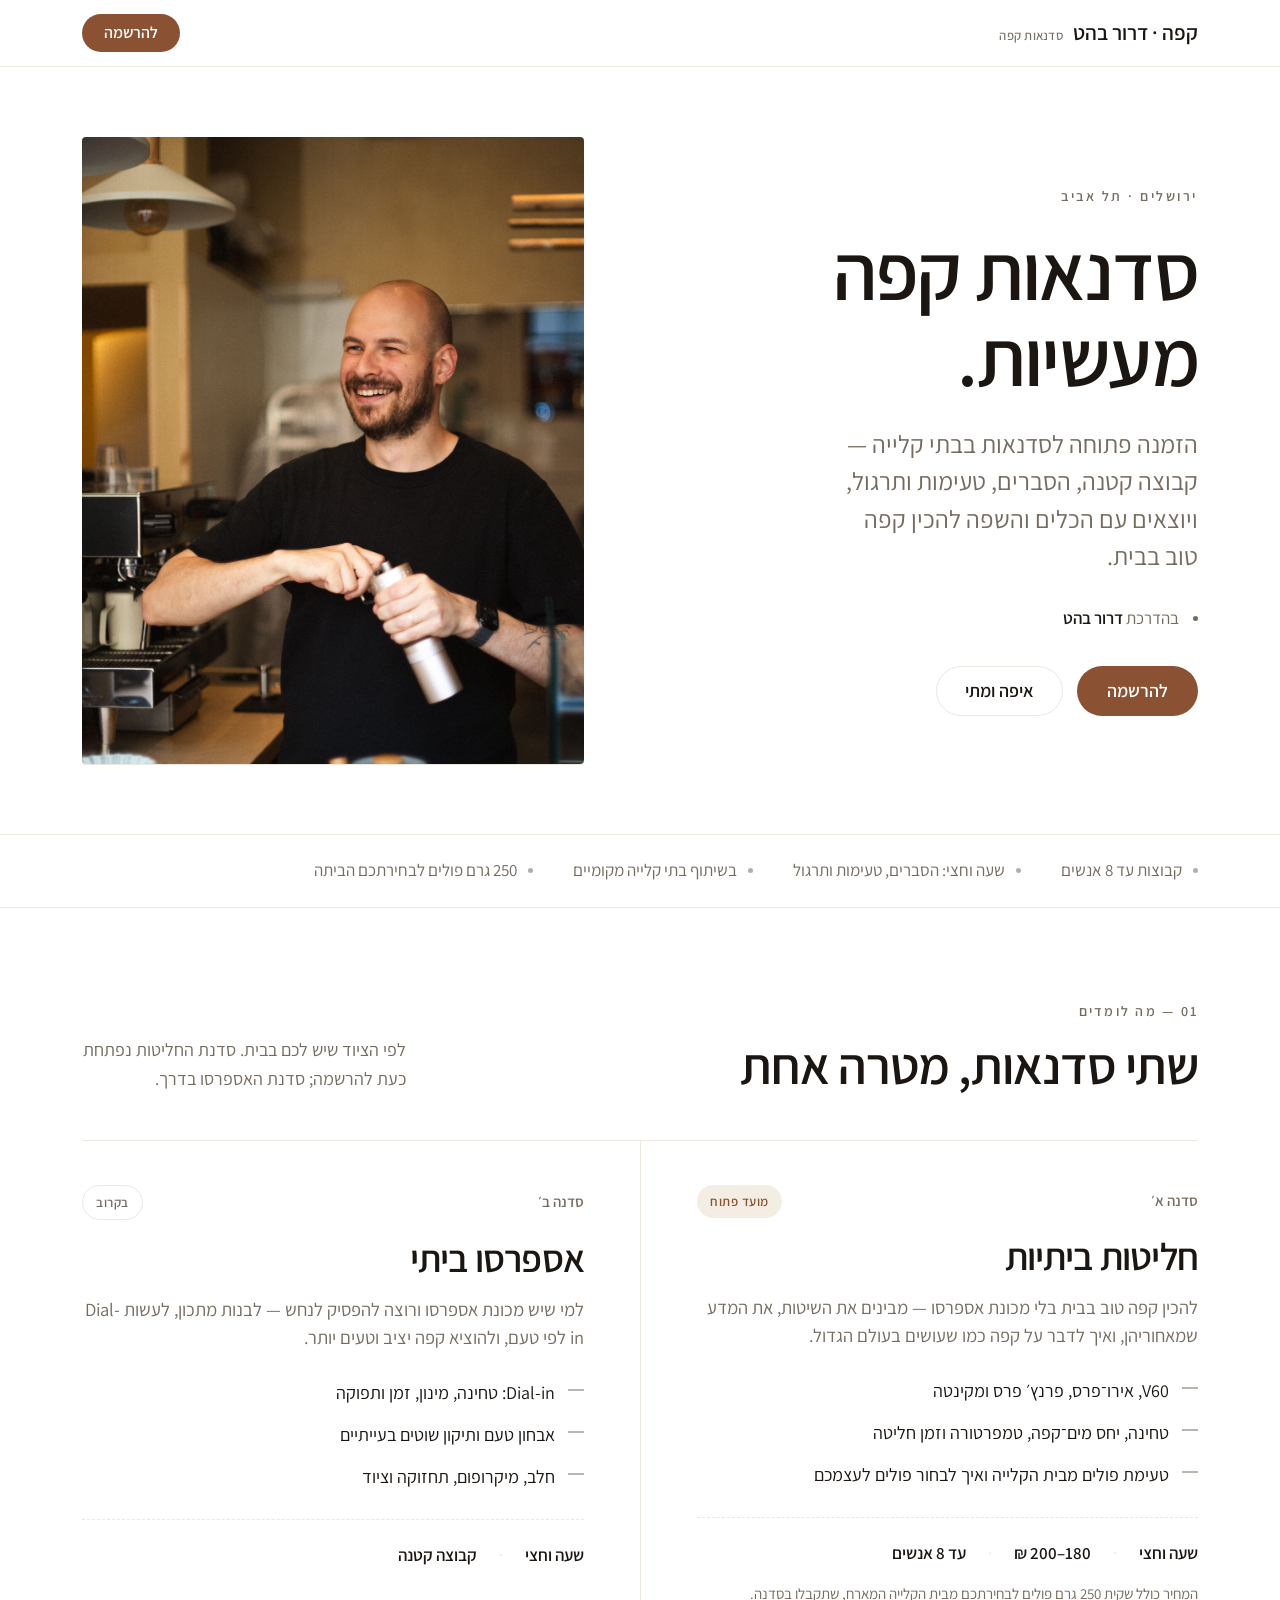
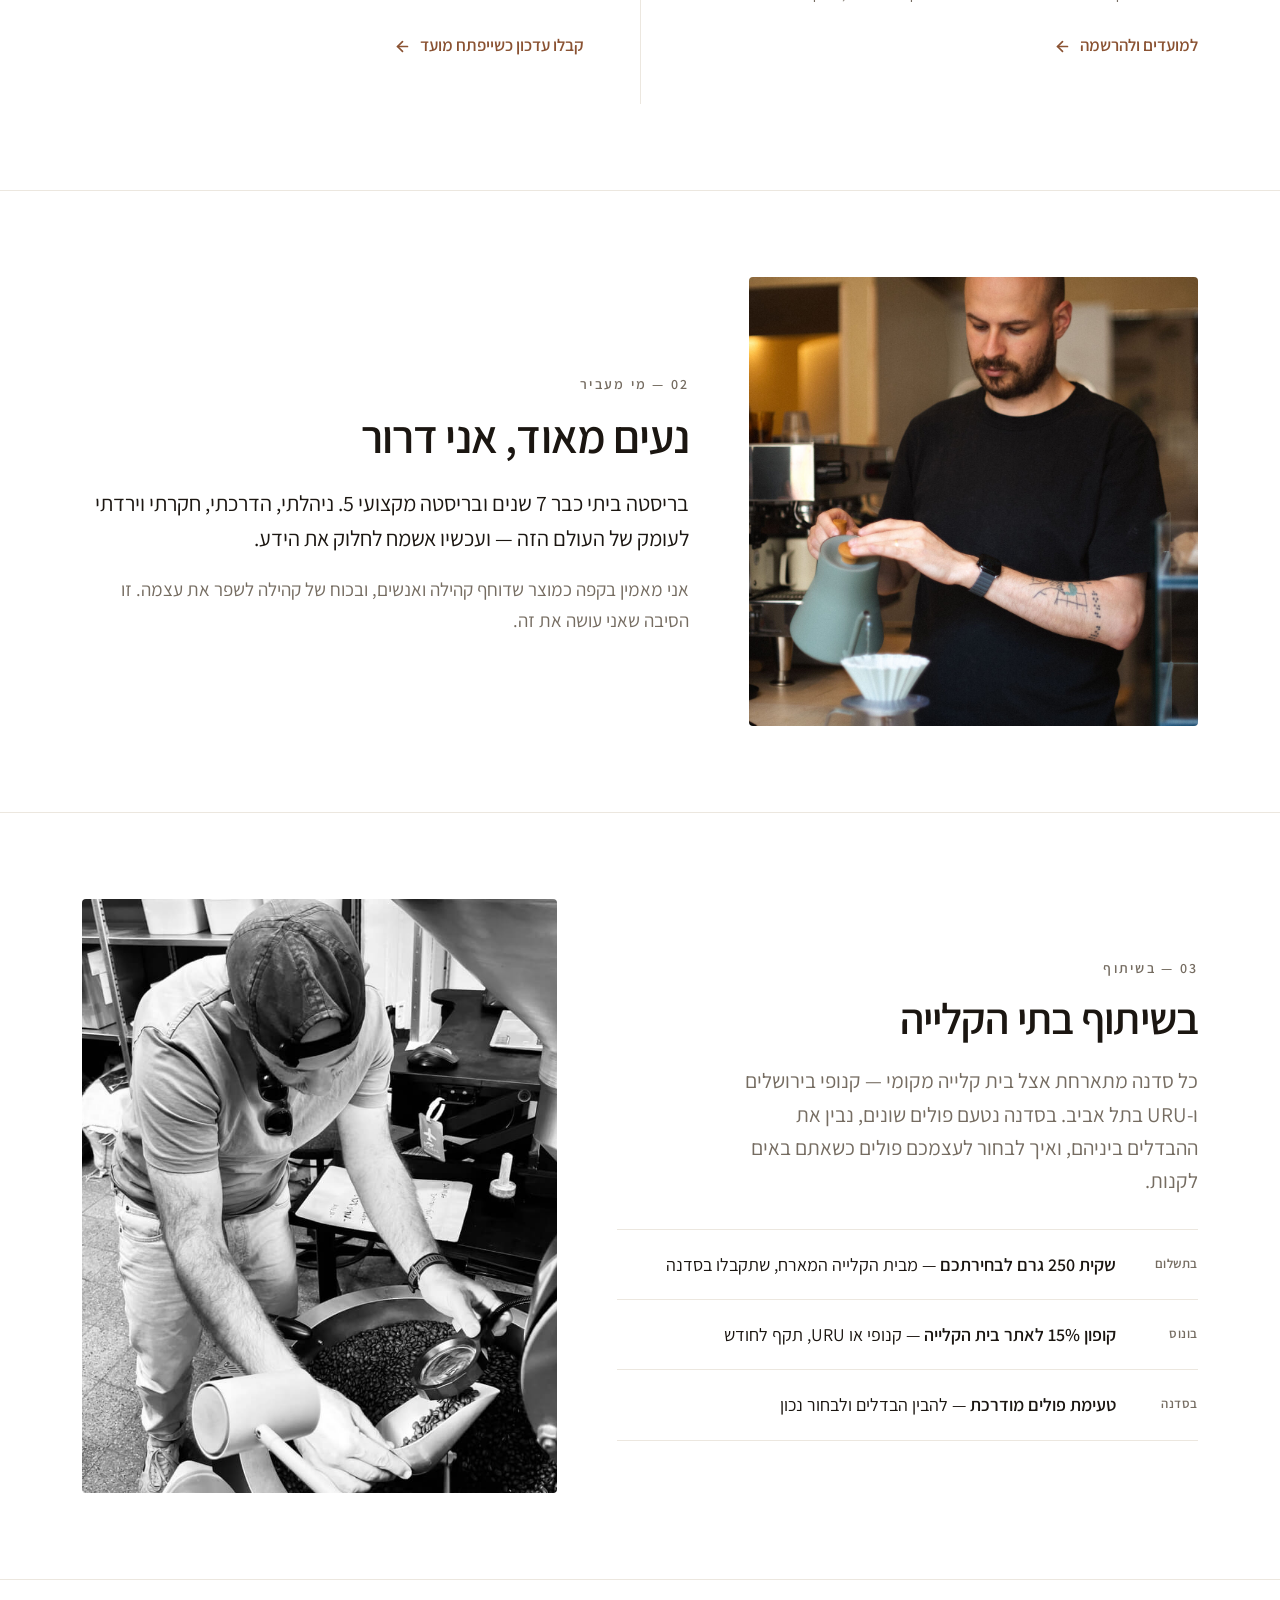
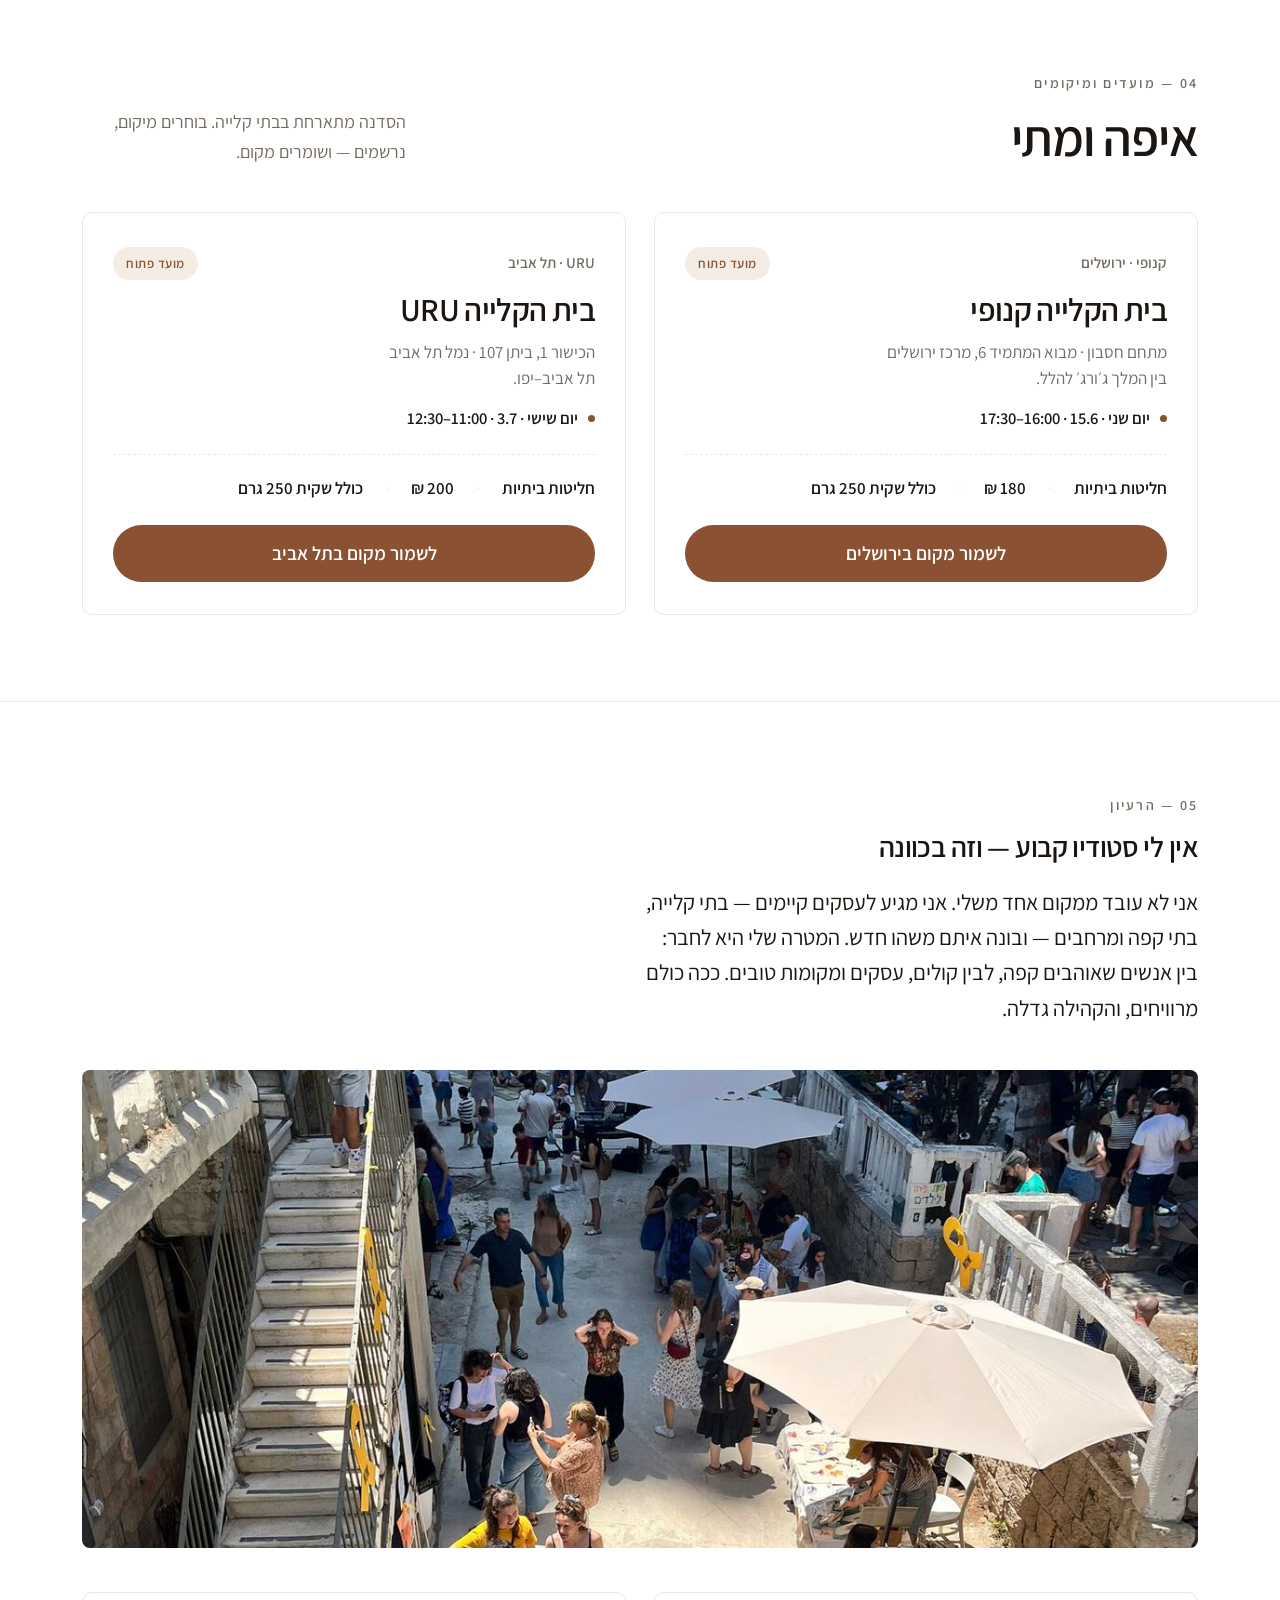
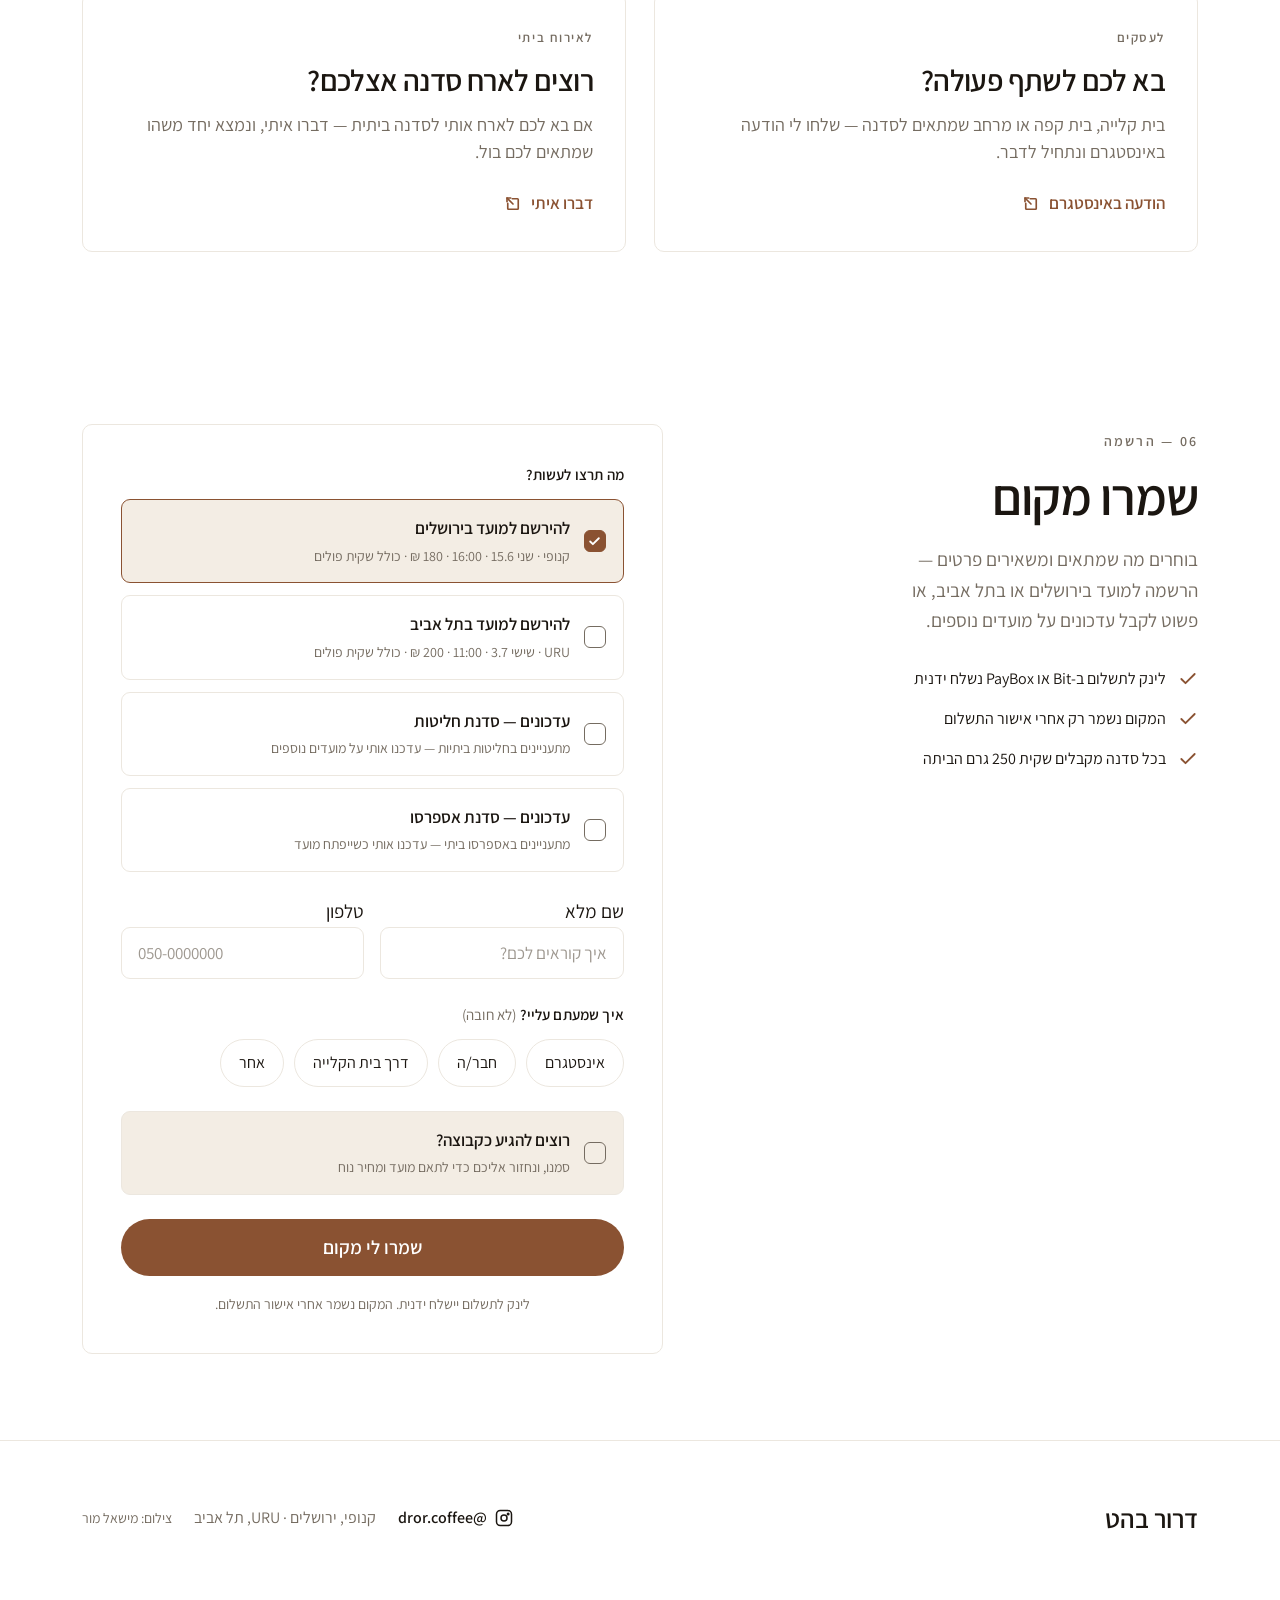
<file: index.html>
<!DOCTYPE html>
<html lang="he" dir="rtl" data-direction="clean">
<head>
<meta charset="utf-8" />
<meta name="viewport" content="width=device-width, initial-scale=1.0" />
<title>סדנאות קפה מעשיות — דרור בהט · ירושלים ותל אביב</title>
<meta name="description" content="סדנאות קפה בקבוצות קטנות בבתי קלייה — קנופי ירושלים ו-URU תל אביב. חליטות ביתיות: V60, אירו־פרס, פרנץ׳ פרס ומקינטה. כולל שקית פולים הביתה." />
<meta property="og:title" content="סדנאות קפה מעשיות — דרור בהט" />
<meta property="og:description" content="קבוצה קטנה, טעימות ותרגול בבתי קלייה בירושלים ותל אביב. יוצאים עם הכלים להכין קפה טוב בבית — ושקית פולים." />
<meta property="og:image" content="https://drorbahat.github.io/coffee-workshop/images/og-share.jpg" />
<meta property="og:url" content="https://drorbahat.github.io/coffee-workshop/" />
<meta property="og:type" content="website" />
<meta property="og:locale" content="he_IL" />
<link rel="icon" href="data:image/svg+xml,<svg xmlns=%22http://www.w3.org/2000/svg%22 viewBox=%220 0 100 100%22><text y=%22.9em%22 font-size=%2290%22>☕</text></svg>" />
<link rel="preconnect" href="https://fonts.googleapis.com" />
<link rel="preconnect" href="https://fonts.gstatic.com" crossorigin />
<link href="https://fonts.googleapis.com/css2?family=Frank+Ruhl+Libre:wght@400;500;600;700&family=Assistant:wght@400;500;600;700&family=Noto+Serif+Hebrew:wght@400;500;600&display=swap" rel="stylesheet" />
<link rel="stylesheet" href="styles.css" />
</head>
<body>

<!-- ============ HEADER ============ -->
<header class="site-head">
  <div class="wrap">
    <div class="brand">קפה · דרור בהט <small>סדנאות קפה</small></div>
    <a href="#register" class="btn head-cta">להרשמה</a>
  </div>
</header>

<!-- ============ HERO ============ -->
<section class="hero">
  <div class="wrap">
    <div class="hero-grid">
      <div class="hero-text reveal" data-reveal>
        <p class="eyebrow">ירושלים · תל אביב</p>
        <h1>סדנאות קפה<br />מעשיות.</h1>
        <p class="lede">הזמנה פתוחה לסדנאות בבתי קלייה — קבוצה קטנה, הסברים, טעימות ותרגול, ויוצאים עם הכלים והשפה להכין קפה טוב בבית.</p>
        <div class="byline">
          <span class="dot"></span>
          <span>בהדרכת <b>דרור בהט</b></span>
        </div>
        <div class="hero-actions">
          <a href="#register" class="btn">להרשמה</a>
          <a href="#editions" class="btn btn--ghost">איפה ומתי</a>
        </div>
      </div>
      <div class="hero-visual reveal" data-reveal>
        <div class="hero-photo">
          <img class="photo-fill" style="object-position:center 28%;" src="images/dror-portrait.jpg" alt="דרור בהט מחייך בדלפק בית קפה" />
        </div>
      </div>
    </div>
  </div>
</section>

<!-- strip -->
<div class="strip">
  <div class="wrap">
    <span>קבוצות עד 8 אנשים</span>
    <span>שעה וחצי: הסברים, טעימות ותרגול</span>
    <span>בשיתוף בתי קלייה מקומיים</span>
    <span>250 גרם פולים לבחירתכם הביתה</span>
  </div>
</div>

<!-- ============ WORKSHOPS ============ -->
<section class="section" id="workshops">
  <div class="wrap">
    <div class="section-head reveal" data-reveal>
      <div>
        <span class="idx">01 — מה לומדים</span>
        <h2 style="margin-top:14px;">שתי סדנאות, מטרה אחת</h2>
      </div>
      <p>לפי הציוד שיש לכם בבית. סדנת החליטות נפתחת כעת להרשמה; סדנת האספרסו בדרך.</p>
    </div>

    <div class="workshops reveal" data-reveal>
      <!-- filter -->
      <article class="ws">
        <div class="ws-top">
          <span class="ws-num">סדנה א׳</span>
          <span class="status">מועד פתוח</span>
        </div>
        <h3>חליטות ביתיות</h3>
        <p class="ws-desc">להכין קפה טוב בבית בלי מכונת אספרסו — מבינים את השיטות, את המדע שמאחוריהן, ואיך לדבר על קפה כמו שעושים בעולם הגדול.</p>
        <ul>
          <li>V60, אירו־פרס, פרנץ׳ פרס ומקינטה</li>
          <li>טחינה, יחס מים־קפה, טמפרטורה וזמן חליטה</li>
          <li>טעימת פולים מבית הקלייה ואיך לבחור פולים לעצמכם</li>
        </ul>
        <div class="ws-meta">
          <b>שעה וחצי</b><span class="sep">·</span><b>180–200 ₪</b><span class="sep">·</span><b>עד 8 אנשים</b>
        </div>
        <p class="ws-note" style="margin-top:14px;">המחיר כולל שקית 250 גרם פולים לבחירתכם מבית הקלייה המארח, שתקבלו בסדנה.</p>
        <a href="#editions" class="ws-link">למועדים ולהרשמה
          <svg width="17" height="17" viewBox="0 0 24 24" fill="none" stroke="currentColor" stroke-width="2.4" stroke-linecap="round" stroke-linejoin="round"><path d="M19 12H5"/><path d="m12 5-7 7 7 7"/></svg>
        </a>
      </article>

      <!-- espresso -->
      <article class="ws">
        <div class="ws-top">
          <span class="ws-num">סדנה ב׳</span>
          <span class="status status--soon">בקרוב</span>
        </div>
        <h3>אספרסו ביתי</h3>
        <p class="ws-desc">למי שיש מכונת אספרסו ורוצה להפסיק לנחש — לבנות מתכון, לעשות Dial-in לפי טעם, ולהוציא קפה יציב וטעים יותר.</p>
        <ul>
          <li>Dial-in: טחינה, מינון, זמן ותפוקה</li>
          <li>אבחון טעם ותיקון שוטים בעייתיים</li>
          <li>חלב, מיקרופום, תחזוקה וציוד</li>
        </ul>
        <div class="ws-meta">
          <b>שעה וחצי</b><span class="sep">·</span><b>קבוצה קטנה</b>
        </div>
        <a href="#register" class="ws-link js-edition" data-edition="עדכונים — סדנת אספרסו">קבלו עדכון כשייפתח מועד
          <svg width="17" height="17" viewBox="0 0 24 24" fill="none" stroke="currentColor" stroke-width="2.4" stroke-linecap="round" stroke-linejoin="round"><path d="M19 12H5"/><path d="m12 5-7 7 7 7"/></svg>
        </a>
      </article>
    </div>
  </div>
</section>

<!-- ============ ABOUT ============ -->
<section class="section about" id="about" style="border-top:1px solid var(--line);">
  <div class="wrap">
    <div class="about-grid">
      <div class="about-photo reveal" data-reveal>
        <img class="photo-fill" loading="lazy" src="images/dror-pour.jpg" alt="דרור מוזג חליטת V60" />
      </div>
      <div class="reveal" data-reveal>
        <span class="idx">02 — מי מעביר</span>
        <h2 style="margin-top:14px;">נעים מאוד, אני דרור</h2>
        <p>בריסטה ביתי כבר 7 שנים ובריסטה מקצועי 5. ניהלתי, הדרכתי, חקרתי וירדתי לעומק של העולם הזה — ועכשיו אשמח לחלוק את הידע.</p>
        <p>אני מאמין בקפה כמוצר שדוחף קהילה ואנשים, ובכוח של קהילה לשפר את עצמה. זו הסיבה שאני עושה את זה.</p>
      </div>
    </div>
  </div>
</section>

<!-- ============ PARTNERSHIP — CANOPY ============ -->
<section class="section partner" id="partner">
  <div class="wrap">
    <div class="partner-grid">
      <div class="reveal" data-reveal>
        <span class="idx">03 — בשיתוף</span>
        <h2 style="margin-top:14px;">בשיתוף בתי הקלייה</h2>
        <p class="partner-lede">כל סדנה מתארחת אצל בית קלייה מקומי — קנופי בירושלים ו-URU בתל אביב. בסדנה נטעם פולים שונים, נבין את ההבדלים ביניהם, ואיך לבחור לעצמכם פולים כשאתם באים לקנות.</p>
        <ul class="perks">
          <li>
            <span class="perk-tag">בתשלום</span>
            <span><b>שקית 250 גרם לבחירתכם</b> — מבית הקלייה המארח, שתקבלו בסדנה</span>
          </li>
          <li>
            <span class="perk-tag">בונוס</span>
            <span><b>קופון 15% לאתר בית הקלייה</b> — קנופי או URU, תקף לחודש</span>
          </li>
          <li>
            <span class="perk-tag">בסדנה</span>
            <span><b>טעימת פולים מודרכת</b> — להבין הבדלים ולבחור נכון</span>
          </li>
        </ul>
      </div>
      <div class="partner-photo reveal" data-reveal>
        <img class="photo-fill" loading="lazy" src="images/roastery-beans.jpg" alt="בדיקת פולים קלויים בבית הקלייה" />
      </div>
    </div>
  </div>
</section>

<!-- ============ EDITIONS — WHERE & WHEN ============ -->
<section class="section editions" id="editions">
  <div class="wrap">
    <div class="section-head reveal" data-reveal>
      <div>
        <span class="idx">04 — מועדים ומיקומים</span>
        <h2 style="margin-top:14px;">איפה ומתי</h2>
      </div>
      <p>הסדנה מתארחת בבתי קלייה. בוחרים מיקום, נרשמים — ושומרים מקום.</p>
    </div>

    <div class="editions-grid reveal" data-reveal>
      <!-- Canopy · Jerusalem -->
      <article class="edition">
        <div class="edition-body">
          <div class="ws-top">
            <span class="ws-num">קנופי · ירושלים</span>
            <span class="status">מועד פתוח</span>
          </div>
          <h3>בית הקלייה קנופי</h3>
          <p class="edition-addr">מתחם חסבון · מבוא המתמיד 6, מרכז ירושלים<br />בין המלך ג׳ורג׳ להלל.</p>
          <p class="edition-date"><span class="pin"></span> יום שני · 15.6 · 16:00–17:30</p>
          <div class="ws-meta">
            <b>חליטות ביתיות</b><span class="sep">·</span><b>180 ₪</b><span class="sep">·</span><b>כולל שקית 250 גרם</b>
          </div>
          <div class="edition-spacer"></div>
          <a href="#register" class="btn btn--block js-edition" data-edition="קנופי · ירושלים">לשמור מקום בירושלים</a>
        </div>
      </article>

      <!-- URU · Tel Aviv -->
      <article class="edition">
        <div class="edition-body">
          <div class="ws-top">
            <span class="ws-num">URU · תל אביב</span>
            <span class="status">מועד פתוח</span>
          </div>
          <h3>בית הקלייה URU</h3>
          <p class="edition-addr">הכישור 1, ביתן 107 · נמל תל אביב<br />תל אביב–יפו.</p>
          <p class="edition-date"><span class="pin"></span> יום שישי · 3.7 · 11:00–12:30</p>
          <div class="ws-meta">
            <b>חליטות ביתיות</b><span class="sep">·</span><b>200 ₪</b><span class="sep">·</span><b>כולל שקית 250 גרם</b>
          </div>
          <div class="edition-spacer"></div>
          <a href="#register" class="btn btn--block js-edition" data-edition="URU · תל אביב">לשמור מקום בתל אביב</a>
        </div>
      </article>
    </div>
  </div>
</section>

<!-- ============ COLLAB — ROVING MODEL ============ -->
<section class="section collab" id="collab">
  <div class="wrap">
    <div class="collab-intro reveal" data-reveal>
      <span class="idx">05 — הרעיון</span>
      <h2 style="margin-top:14px;">אין לי סטודיו קבוע — וזה בכוונה</h2>
      <p>אני לא עובד ממקום אחד משלי. אני מגיע לעסקים קיימים — בתי קלייה, בתי קפה ומרחבים — ובונה איתם משהו חדש. המטרה שלי היא לחבר: בין אנשים שאוהבים קפה, לבין קולים, עסקים ומקומות טובים. ככה כולם מרוויחים, והקהילה גדלה.</p>
    </div>

    <div class="collab-band reveal" data-reveal>
      <img src="images/jerusalem-community.jpg" alt="אירוע קהילתי בירושלים — אנשים, דוכנים ושמשיות ברחוב אבן" loading="lazy" />
    </div>

    <div class="collab-grid reveal" data-reveal>
      <article class="collab-card">
        <span class="collab-tag">לעסקים</span>
        <h3>בא לכם לשתף פעולה?</h3>
        <p>בית קלייה, בית קפה או מרחב שמתאים לסדנה — שלחו לי הודעה באינסטגרם ונתחיל לדבר.</p>
        <a href="https://instagram.com/dror.coffee" target="_blank" rel="noopener" class="collab-link">
          הודעה באינסטגרם
          <svg width="18" height="18" viewBox="0 0 24 24" fill="none" stroke="currentColor" stroke-width="2.2" stroke-linecap="round" stroke-linejoin="round"><path d="M13 5H6a1 1 0 0 0-1 1v12a1 1 0 0 0 1 1h12a1 1 0 0 0 1-1v-7"/><path d="M15 4h5v5"/><path d="m20 4-8 8"/></svg>
        </a>
      </article>

      <article class="collab-card">
        <span class="collab-tag">לאירוח ביתי</span>
        <h3>רוצים לארח סדנה אצלכם?</h3>
        <p>אם בא לכם לארח אותי לסדנה ביתית — דברו איתי, ונמצא יחד משהו שמתאים לכם בול.</p>
        <a href="https://instagram.com/dror.coffee" target="_blank" rel="noopener" class="collab-link">
          דברו איתי
          <svg width="18" height="18" viewBox="0 0 24 24" fill="none" stroke="currentColor" stroke-width="2.2" stroke-linecap="round" stroke-linejoin="round"><path d="M13 5H6a1 1 0 0 0-1 1v12a1 1 0 0 0 1 1h12a1 1 0 0 0 1-1v-7"/><path d="M15 4h5v5"/><path d="m20 4-8 8"/></svg>
        </a>
      </article>
    </div>
  </div>
</section>

<!-- ============ REGISTER ============ -->
<section class="section" id="register">
  <div class="wrap">
    <div class="form-grid">
      <div class="form-intro reveal" data-reveal>
        <span class="idx">06 — הרשמה</span>
        <h2 style="margin-top:14px;">שמרו מקום</h2>
        <p>בוחרים מה שמתאים ומשאירים פרטים — הרשמה למועד בירושלים או בתל אביב, או פשוט לקבל עדכונים על מועדים נוספים.</p>
        <div class="reassure">
          <div>
            <svg width="20" height="20" viewBox="0 0 24 24" fill="none" stroke="currentColor" stroke-width="2.2" stroke-linecap="round" stroke-linejoin="round"><path d="M20 6 9 17l-5-5"/></svg>
            <span>לינק לתשלום ב-Bit או PayBox נשלח ידנית</span>
          </div>
          <div>
            <svg width="20" height="20" viewBox="0 0 24 24" fill="none" stroke="currentColor" stroke-width="2.2" stroke-linecap="round" stroke-linejoin="round"><path d="M20 6 9 17l-5-5"/></svg>
            <span>המקום נשמר רק אחרי אישור התשלום</span>
          </div>
          <div>
            <svg width="20" height="20" viewBox="0 0 24 24" fill="none" stroke="currentColor" stroke-width="2.2" stroke-linecap="round" stroke-linejoin="round"><path d="M20 6 9 17l-5-5"/></svg>
            <span>בכל סדנה מקבלים שקית 250 גרם הביתה</span>
          </div>
        </div>
      </div>

      <div class="form-card reveal" id="formCard" data-reveal>
        <form class="form-live" id="regForm" action="https://formspree.io/f/xwvzzzbj" method="POST">
          <input type="hidden" name="_subject" id="subjectField" value="הרשמה חדשה לסדנת קפה" />
          <input type="hidden" name="request_type" id="requestTypeField" value="הרשמה — קנופי · ירושלים" />
          <div class="field">
            <label>מה תרצו לעשות?</label>
            <div class="pick">
              <label>
                <input type="radio" name="edition" value="קנופי · ירושלים" checked />
                <span class="box"><svg width="13" height="13" viewBox="0 0 24 24" fill="none" stroke="currentColor" stroke-width="3.4" stroke-linecap="round" stroke-linejoin="round"><path d="M20 6 9 17l-5-5"/></svg></span>
                <span class="pick-body"><b>להירשם למועד בירושלים</b><span>קנופי · שני 15.6 · 16:00 · 180 ₪ · כולל שקית פולים</span></span>
              </label>
              <label>
                <input type="radio" name="edition" value="URU · תל אביב" />
                <span class="box"><svg width="13" height="13" viewBox="0 0 24 24" fill="none" stroke="currentColor" stroke-width="3.4" stroke-linecap="round" stroke-linejoin="round"><path d="M20 6 9 17l-5-5"/></svg></span>
                <span class="pick-body"><b>להירשם למועד בתל אביב</b><span>URU · שישי 3.7 · 11:00 · 200 ₪ · כולל שקית פולים</span></span>
              </label>
              <label>
                <input type="radio" name="edition" value="עדכונים — סדנת חליטות" />
                <span class="box"><svg width="13" height="13" viewBox="0 0 24 24" fill="none" stroke="currentColor" stroke-width="3.4" stroke-linecap="round" stroke-linejoin="round"><path d="M20 6 9 17l-5-5"/></svg></span>
                <span class="pick-body"><b>עדכונים — סדנת חליטות</b><span class="soon">מתעניינים בחליטות ביתיות — עדכנו אותי על מועדים נוספים</span></span>
              </label>
              <label>
                <input type="radio" name="edition" value="עדכונים — סדנת אספרסו" />
                <span class="box"><svg width="13" height="13" viewBox="0 0 24 24" fill="none" stroke="currentColor" stroke-width="3.4" stroke-linecap="round" stroke-linejoin="round"><path d="M20 6 9 17l-5-5"/></svg></span>
                <span class="pick-body"><b>עדכונים — סדנת אספרסו</b><span class="soon">מתעניינים באספרסו ביתי — עדכנו אותי כשייפתח מועד</span></span>
              </label>
            </div>
          </div>

          <div class="field">
            <div class="two-col">
              <div>
                <label for="name">שם מלא</label>
                <input type="text" id="name" name="name" placeholder="איך קוראים לכם?" required />
              </div>
              <div>
                <label for="phone">טלפון</label>
                <input type="tel" id="phone" name="phone" placeholder="050-0000000" required />
              </div>
            </div>
          </div>

          <div class="field">
            <label>איך שמעתם עליי? <span class="opt">(לא חובה)</span></label>
            <div class="chips">
              <label><input type="radio" name="source" value="אינסטגרם" />אינסטגרם</label>
              <label><input type="radio" name="source" value="חבר/ה" />חבר/ה</label>
              <label><input type="radio" name="source" value="בית הקלייה" />דרך בית הקלייה</label>
              <label><input type="radio" name="source" value="אחר" />אחר</label>
            </div>
          </div>

          <div class="field">
            <div class="pick pick--single">
              <label>
                <input type="checkbox" name="group" value="הרשמת קבוצה" />
                <span class="box"><svg width="13" height="13" viewBox="0 0 24 24" fill="none" stroke="currentColor" stroke-width="3.4" stroke-linecap="round" stroke-linejoin="round"><path d="M20 6 9 17l-5-5"/></svg></span>
                <span class="pick-body"><b>רוצים להגיע כקבוצה?</b><span>סמנו, ונחזור אליכם כדי לתאם מועד ומחיר נוח</span></span>
              </label>
            </div>
          </div>

          <button type="submit" class="btn btn--block">שמרו לי מקום</button>
          <p class="form-note">לינק לתשלום יישלח ידנית. המקום נשמר אחרי אישור התשלום.</p>
        </form>

        <div class="thanks">
          <div class="mark"><svg width="30" height="30" viewBox="0 0 24 24" fill="none" stroke="currentColor" stroke-width="2.6" stroke-linecap="round" stroke-linejoin="round"><path d="M20 6 9 17l-5-5"/></svg></div>
          <h3 id="thanksTitle">תודה שנרשמתם!</h3>
          <p id="thanksBody">לינק לתשלום ב-Bit או PayBox יישלח אליכם בהקדם.<br />המקום נשמר אחרי אישור התשלום.</p>
          <a class="ig" href="https://instagram.com/dror.coffee" target="_blank" rel="noopener">
            <svg width="20" height="20" viewBox="0 0 24 24" fill="none" stroke="currentColor" stroke-width="2" stroke-linecap="round" stroke-linejoin="round"><rect x="2" y="2" width="20" height="20" rx="5"/><circle cx="12" cy="12" r="4"/><circle cx="17.5" cy="6.5" r="1" fill="currentColor"/></svg>
            @dror.coffee
          </a>
        </div>
      </div>
    </div>
  </div>
</section>

<hr class="rule" />

<!-- ============ FOOTER ============ -->
<footer class="foot">
  <div class="wrap">
    <div class="brand-lg">דרור בהט</div>
    <div class="meta">
      <a href="https://instagram.com/dror.coffee" target="_blank" rel="noopener">
        <svg width="18" height="18" viewBox="0 0 24 24" fill="none" stroke="currentColor" stroke-width="2" stroke-linecap="round" stroke-linejoin="round"><rect x="2" y="2" width="20" height="20" rx="5"/><circle cx="12" cy="12" r="4"/><circle cx="17.5" cy="6.5" r="1" fill="currentColor"/></svg>
        @dror.coffee
      </a>
      <span>קנופי, ירושלים · URU, תל אביב</span>
      <span class="credit">צילום: מישאל מור</span>
    </div>
  </div>
</footer>

<!-- scripts -->
<script>
  (function () {
    var form = document.getElementById('regForm');
    var card = document.getElementById('formCard');
    var btn = form ? form.querySelector('button[type="submit"]') : null;
    var note = document.querySelector('.form-note');
    var requestTypeField = document.getElementById('requestTypeField');
    var subjectField = document.getElementById('subjectField');

    function getEdition() {
      return (form.querySelector('input[name="edition"]:checked') || {}).value || 'קנופי · ירושלים';
    }
    function isTLV(ed) { return ed.indexOf('URU') === 0 || ed.indexOf('תל אביב') !== -1; }
    function isUpdates(ed) { return ed.indexOf('עדכונים') === 0; }
    function isEspresso(ed) { return ed.indexOf('אספרסו') !== -1; }

    // submit button + note adapt to the chosen path so it stays self-explanatory
    function updateCta() {
      var ed = getEdition();
      if (note) note.style.color = '';
      if (isTLV(ed)) {
        if (tlvFull) {
          if (btn) btn.textContent = 'הוסיפו אותי לרשימה';
          if (note) note.textContent = 'המועד בתל אביב מלא — אשלח עדכון כשייפתח מועד נוסף.';
        } else {
          if (btn) btn.textContent = 'שמרו לי מקום';
          if (note) note.textContent = 'לינק לתשלום יישלח ידנית. המקום נשמר אחרי אישור התשלום.';
        }
      } else if (isUpdates(ed)) {
        if (btn) btn.textContent = 'עדכנו אותי על מועדים';
        if (note) note.textContent = isEspresso(ed)
          ? 'אין תשלום — רק עדכונים על סדנאות אספרסו הבאות.'
          : 'אין תשלום — רק עדכונים על סדנאות חליטות הבאות.';
      } else if (jeruFull) {
        if (btn) btn.textContent = 'הוסיפו אותי לרשימה';
        if (note) note.textContent = 'המועד הקרוב מלא — אשלח עדכון כשייפתח מועד נוסף.';
      } else {
        if (btn) btn.textContent = 'שמרו לי מקום';
        if (note) note.textContent = 'לינק לתשלום יישלח ידנית. המקום נשמר אחרי אישור התשלום.';
      }
    }

    // ---- live seat status (reuses Dror's existing Cloudflare Worker) ----
    // Worker is source of truth; falls back to sessionStorage cache, then to
    // a safe "open" default. Cross-origin CORS only succeeds on the live
    // GitHub Pages origin — in preview it fails silently and stays "open".
    var WORKER_STATUS_URL = 'https://coffee-workshop-admin.drorbahat.workers.dev/api/status';
    var WORKER_REGISTER_URL = 'https://coffee-workshop-admin.drorbahat.workers.dev/api/register';
    var jeruFull = false;
    var jeruSeatsLeft = null;
    var tlvFull = false;
    var tlvSeatsLeft = null;
    var jeruRadioSub = document.querySelector('input[name="edition"][value="קנופי · ירושלים"]')
      ? document.querySelector('input[name="edition"][value="קנופי · ירושלים"]').closest('label').querySelector('.pick-body span')
      : null;
    var tlvRadioSub = document.querySelector('input[name="edition"][value="URU · תל אביב"]')
      ? document.querySelector('input[name="edition"][value="URU · תל אביב"]').closest('label').querySelector('.pick-body span')
      : null;
    var canopyBadge = document.querySelector('#register') && document.querySelectorAll('.edition .status')[0];
    var tlvBadge = document.querySelector('#register') && document.querySelectorAll('.edition .status')[1];

    function applyStatus(status) {
      var w = status && status.filter_2026_06_15;
      if (w) {
        var confirmed = Number(w.confirmed || 0);
        var capacity = Number(w.capacity || 8);
        jeruFull = w.open === false || confirmed >= capacity;
        jeruSeatsLeft = Math.max(0, capacity - confirmed);

        // edition card badge
        if (canopyBadge) {
          if (jeruFull) { canopyBadge.textContent = 'המקומות נגמרו'; canopyBadge.classList.add('status--full'); }
          else { canopyBadge.textContent = 'מועד פתוח'; canopyBadge.classList.remove('status--full'); }
        }
        // form radio sublabel
        if (jeruRadioSub) {
          if (jeruFull) jeruRadioSub.textContent = 'המועד הקרוב מלא · השאירו פרטים למועד הבא';
          else if (confirmed > 0) jeruRadioSub.textContent = 'קנופי · שני 15.6 · נותרו ' + jeruSeatsLeft + ' מקומות · 180 ₪';
          else jeruRadioSub.textContent = 'קנופי · שני 15.6 · 16:00 · 180 ₪ · כולל שקית פולים';
        }
      }
      var t = status && status.uru_2026_07_03;
      if (t) {
        var tConfirmed = Number(t.confirmed || 0);
        var tCapacity = Number(t.capacity || 8);
        tlvFull = t.open === false || tConfirmed >= tCapacity;
        tlvSeatsLeft = Math.max(0, tCapacity - tConfirmed);

        if (tlvBadge) {
          if (tlvFull) { tlvBadge.textContent = 'המקומות נגמרו'; tlvBadge.classList.add('status--full'); }
          else { tlvBadge.textContent = 'מועד פתוח'; tlvBadge.classList.remove('status--full'); }
        }
        if (tlvRadioSub) {
          if (tlvFull) tlvRadioSub.textContent = 'המועד בתל אביב מלא · השאירו פרטים למועד הבא';
          else if (tConfirmed > 0) tlvRadioSub.textContent = 'URU · שישי 3.7 · נותרו ' + tlvSeatsLeft + ' מקומות · 200 ₪';
          else tlvRadioSub.textContent = 'URU · שישי 3.7 · 11:00 · 200 ₪ · כולל שקית פולים';
        }
      }
      updateCta();
    }
    function loadStatus() {
      fetch(WORKER_STATUS_URL, { headers: { 'Accept': 'application/json' } })
        .then(function (r) { if (!r.ok) throw 0; return r.json(); })
        .then(function (s) { applyStatus(s); try { sessionStorage.setItem('ws_status', JSON.stringify(s)); } catch (_) {} })
        .catch(function () {
          try { var raw = sessionStorage.getItem('ws_status'); if (raw) applyStatus(JSON.parse(raw)); } catch (_) {}
        });
    }
    loadStatus();

    // edition CTAs preselect the matching radio, then jump to the form
    document.querySelectorAll('.js-edition').forEach(function (a) {
      a.addEventListener('click', function () {
        var val = a.getAttribute('data-edition');
        var radio = form && form.querySelector('input[name="edition"][value="' + val + '"]');
        if (radio) { radio.checked = true; updateCta(); }
      });
    });

    // keep the button + note in sync with the chosen option
    form.querySelectorAll('input[name="edition"]').forEach(function (r) {
      r.addEventListener('change', updateCta);
    });
    updateCta();

    // build the thank-you + request_type for the chosen path
    function describe(ed) {
      var title = document.getElementById('thanksTitle');
      var body = document.getElementById('thanksBody');
      if (isTLV(ed)) {
        requestTypeField.value = 'הרשמה — URU · תל אביב · שישי 3.7 11:00';
        subjectField.value = 'הרשמה חדשה — URU תל אביב 3.7';
        if (title) title.textContent = 'תודה שנרשמתם לתל אביב!';
        if (body) body.innerHTML = 'לינק לתשלום ב-Bit או PayBox יישלח אליכם בהקדם.<br />המקום נשמר אחרי אישור התשלום.';
      } else if (isUpdates(ed)) {
        if (isEspresso(ed)) {
          requestTypeField.value = 'התעניינות כללית — סדנת אספרסו';
          subjectField.value = 'ליד חדש — סדנת אספרסו ביתי';
          if (title) title.textContent = 'נרשמתם לעדכונים!';
          if (body) body.innerHTML = 'תודה! שמרתי את הפרטים שלכם.<br />אעדכן אתכם כשייפתח מועד לסדנת האספרסו.';
        } else {
          requestTypeField.value = 'התעניינות כללית — סדנת חליטות';
          subjectField.value = 'ליד חדש — סדנת חליטות ביתיות';
          if (title) title.textContent = 'נרשמתם לעדכונים!';
          if (body) body.innerHTML = 'תודה! שמרתי את הפרטים שלכם.<br />אעדכן אתכם על מועדים נוספים של סדנת החליטות.';
        }
      } else if (jeruFull) {
        requestTypeField.value = 'רשימת המתנה — קנופי · ירושלים (המועד מלא)';
        subjectField.value = 'רשימת המתנה — קנופי ירושלים';
        if (title) title.textContent = 'רשמנו אתכם לרשימה!';
        if (body) body.innerHTML = 'המועד הקרוב בירושלים מלא — אבל שמרתי את הפרטים שלכם.<br />אעדכן אתכם ראשונים כשייפתח מועד נוסף.';
      } else {
        requestTypeField.value = 'הרשמה — קנופי · ירושלים';
        subjectField.value = 'הרשמה חדשה — קנופי ירושלים';
        if (title) title.textContent = 'תודה שנרשמתם!';
        if (body) body.innerHTML = 'לינק לתשלום ב-Bit או PayBox יישלח אליכם בהקדם.<br />המקום נשמר אחרי אישור התשלום.';
      }
    }

    if (form) form.addEventListener('submit', function (e) {
      e.preventDefault();
      var ed = getEdition();
      describe(ed);

      if (btn) { btn.disabled = true; btn.textContent = 'שולח…'; }

      // ---- dual-submit shadow mode with per-endpoint timeout ----
      var clientSubmissionId = 'landing_' + Date.now() + '_' + Math.random().toString(36).substr(2, 9);

      // FormData for Formspree (primary) — include shared correlation id
      var formspreeFd = new FormData(form);
      formspreeFd.append('client_submission_id', clientSubmissionId);

      // FormData for Worker (shadow) — clone form data and add worker-only fields
      var workerFd = new FormData(form);
      workerFd.append('client_submission_id', clientSubmissionId);
      workerFd.append('imported_from', 'landing_shadow');
      workerFd.append('workshop', 'חליטות ביתיות');
      workerFd.append('seats', '1');

      if (isTLV(ed)) {
        workerFd.append('workshop_date', 'שישי 3.7 11:00–12:30');
        workerFd.append('amount_ils', '200');
        workerFd.append('registration_status', tlvFull ? 'waitlist' : 'new');
      } else if (isUpdates(ed)) {
        workerFd.append('workshop_date', '');
        workerFd.append('amount_ils', '');
        workerFd.append('registration_status', 'lead');
      } else {
        workerFd.append('workshop_date', 'שני 15.6 16:00–17:30');
        workerFd.append('amount_ils', '180');
        workerFd.append('registration_status', jeruFull ? 'waitlist' : 'new');
      }

      var TIMEOUT_MS = 15000;
      var formspreeOk = false;
      var workerOk = false;
      var formspreeDone = false;
      var workerDone = false;

      function onFormspreeFinish(ok) {
        formspreeDone = true;
        if (ok) {
          formspreeOk = true;
          card.classList.add('is-done');
        }
        checkSettled();
      }

      function onWorkerFinish(ok) {
        workerDone = true;
        if (ok) {
          workerOk = true;
          card.classList.add('is-done');
        }
        checkSettled();
      }

      function checkSettled() {
        if (!formspreeDone || !workerDone) { return; }

        if (formspreeOk && workerOk) {
          // both succeeded — no action needed
          return;
        }

        if (formspreeOk || workerOk) {
          // one endpoint succeeded, the other failed — log warning only
          if (formspreeOk) {
            console.warn('[shadow] formspree succeeded, worker failed or timed out');
          } else {
            console.warn('[shadow] worker succeeded, formspree failed or timed out');
          }
          return;
        }

        // both failed — show user-facing error
        if (btn) { btn.disabled = false; }
        updateCta();
        if (note) {
          note.textContent = 'משהו השתבש בשליחה. נסו שוב, או שלחו לי הודעה באינסטגרם @dror.coffee';
          note.style.color = '#b3402f';
        }
      }

      // ES5-safe timeout wrapper — no AbortController dependency
      function fetchWithTimeout(url, opts, timeoutMs, callback) {
        var finished = false;
        var timer = setTimeout(function () {
          if (!finished) { finished = true; callback(false); }
        }, timeoutMs);

        fetch(url, opts).then(function (r) {
          if (!finished) {
            finished = true;
            clearTimeout(timer);
            callback(r.ok);
          }
        }).catch(function () {
          if (!finished) {
            finished = true;
            clearTimeout(timer);
            callback(false);
          }
        });
      }

      // Send to Formspree (primary/old provider) with timeout
      fetchWithTimeout(form.action, {
        method: 'POST',
        body: formspreeFd,
        headers: { 'Accept': 'application/json' }
      }, TIMEOUT_MS, onFormspreeFinish);

      // Send to Worker (shadow) with timeout
      fetchWithTimeout(WORKER_REGISTER_URL, {
        method: 'POST',
        body: workerFd,
        headers: { 'Accept': 'application/json' }
      }, TIMEOUT_MS, onWorkerFinish);
    });

    // reveal on scroll — position-based, with a hard safety net so content
    // can never stay hidden if timers/observers misbehave.
    var els = [].slice.call(document.querySelectorAll('.reveal'));
    function reveal() {
      var trigger = window.innerHeight * 0.92;
      els = els.filter(function (el) {
        if (el.getBoundingClientRect().top < trigger) { el.classList.add('in'); return false; }
        return true;
      });
    }
    reveal();
    window.addEventListener('scroll', reveal, { passive: true });
    window.addEventListener('resize', reveal, { passive: true });
    // safety: reveal everything after 2.5s no matter what
    setTimeout(function () { document.querySelectorAll('.reveal').forEach(function (el) { el.classList.add('in'); }); }, 2500);
  })();
</script>
</body>
</html>
</file>
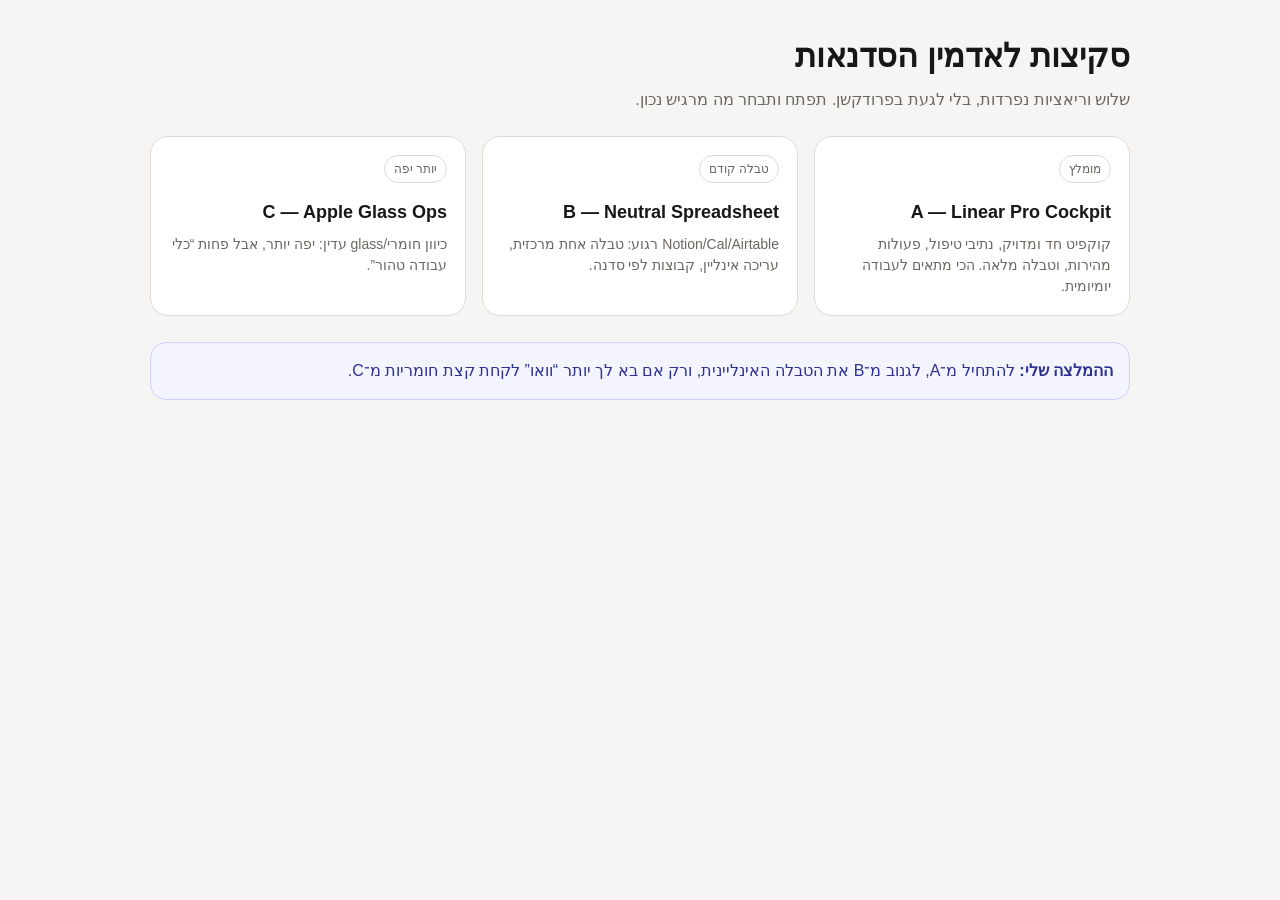
<file: sketches/admin-redesign/index.html>
<!doctype html>
<html lang="he" dir="rtl">
<head>
  <meta charset="utf-8" />
  <meta name="viewport" content="width=device-width,initial-scale=1" />
  <title>Admin Redesign Sketches</title>
  <style>
    :root{--bg:#f6f5f3;--ink:#171717;--muted:#6b6660;--line:#dedbd6;--surface:#fff;--accent:#6b6ee6}
    *{box-sizing:border-box} body{margin:0;font-family:-apple-system,BlinkMacSystemFont,"Segoe UI",Arial,sans-serif;background:var(--bg);color:var(--ink);padding:32px;line-height:1.5}
    main{max-width:980px;margin:auto} h1{font-size:32px;margin:0 0 8px} p{color:var(--muted);margin:0 0 24px}.grid{display:grid;grid-template-columns:repeat(auto-fit,minmax(260px,1fr));gap:16px}.card{background:var(--surface);border:1px solid var(--line);border-radius:18px;padding:18px;text-decoration:none;color:inherit;transition:.15s}.card:hover{transform:translateY(-2px);border-color:#c8c4bc}.tag{display:inline-flex;border:1px solid var(--line);border-radius:999px;padding:4px 9px;font-size:12px;color:var(--muted);margin-bottom:16px}.title{font-weight:700;font-size:18px;margin-bottom:8px}.desc{font-size:14px;color:var(--muted)}.pick{margin-top:26px;padding:16px;border:1px solid #cfd1ff;background:#f4f4ff;border-radius:16px;color:#2d3190}
  </style>
</head>
<body><main>
  <h1>סקיצות לאדמין הסדנאות</h1>
  <p>שלוש וריאציות נפרדות, בלי לגעת בפרודקשן. תפתח ותבחר מה מרגיש נכון.</p>
  <div class="grid">
    <a class="card" href="A-linear-pro-cockpit/index.html"><span class="tag">מומלץ</span><div class="title">A — Linear Pro Cockpit</div><div class="desc">קוקפיט חד ומדויק, נתיבי טיפול, פעולות מהירות, וטבלה מלאה. הכי מתאים לעבודה יומיומית.</div></a>
    <a class="card" href="B-neutral-spreadsheet/index.html"><span class="tag">טבלה קודם</span><div class="title">B — Neutral Spreadsheet</div><div class="desc">Notion/Cal/Airtable רגוע: טבלה אחת מרכזית, עריכה אינליין, קבוצות לפי סדנה.</div></a>
    <a class="card" href="C-apple-glass-ops/index.html"><span class="tag">יותר יפה</span><div class="title">C — Apple Glass Ops</div><div class="desc">כיוון חומרי/glass עדין: יפה יותר, אבל פחות “כלי עבודה טהור”.</div></a>
  </div>
  <div class="pick"><strong>ההמלצה שלי:</strong> להתחיל מ־A, לגנוב מ־B את הטבלה האינליינית, ורק אם בא לך יותר “וואו” לקחת קצת חומריות מ־C.</div>
</main></body></html>
</file>
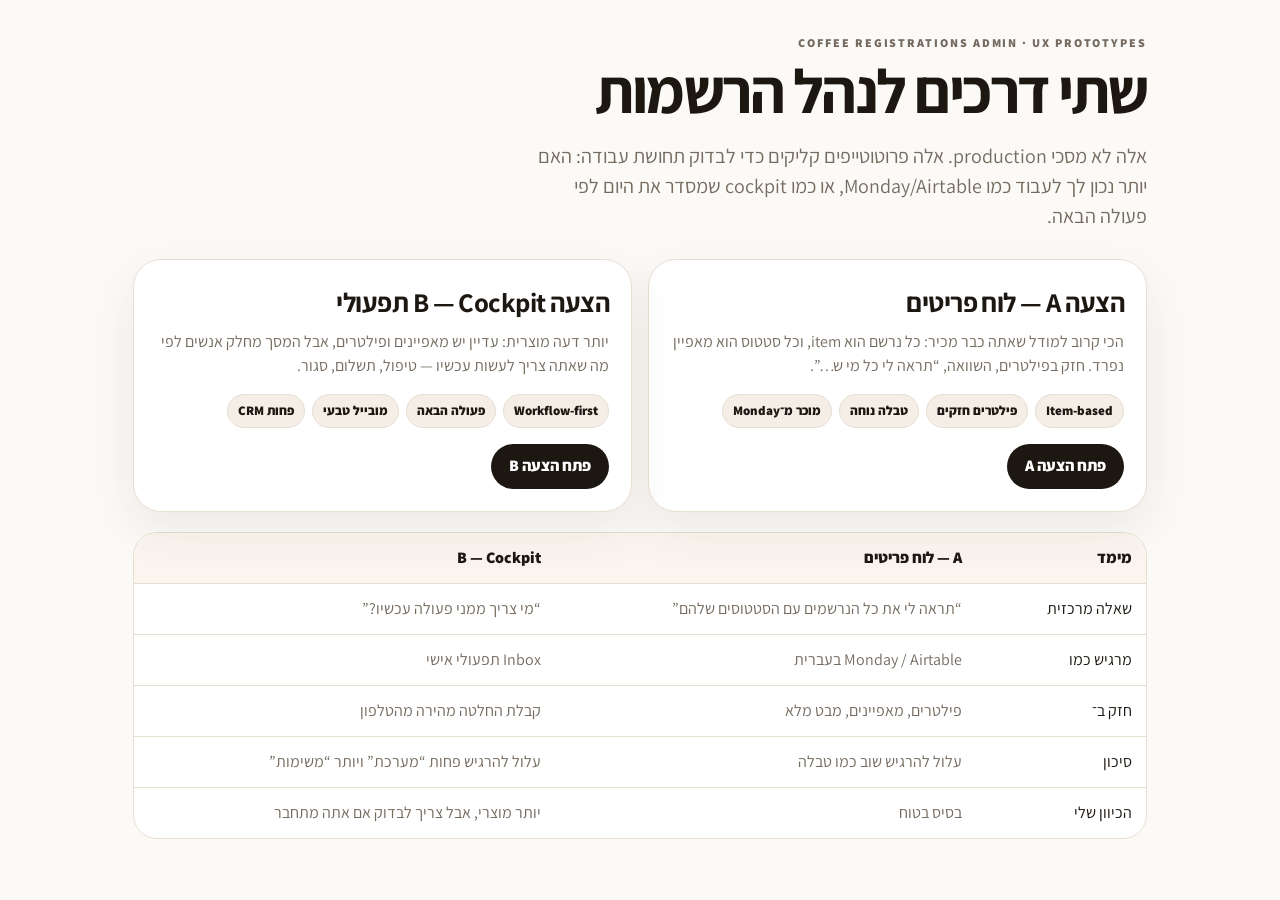
<file: design/prototypes/registrations-ux/index.html>
<!doctype html>
<html lang="he" dir="rtl">
<head>
<meta charset="utf-8"><meta name="viewport" content="width=device-width, initial-scale=1">
<title>שתי הצעות UX — ניהול הרשמות</title>
<link rel="preconnect" href="https://fonts.googleapis.com"><link rel="preconnect" href="https://fonts.gstatic.com" crossorigin>
<link href="https://fonts.googleapis.com/css2?family=Assistant:wght@400;500;600;700;800&display=swap" rel="stylesheet">
<style>
:root{--bg:#fbfaf7;--ink:#1d1711;--muted:#756b60;--line:#e7ded2;--accent:#8a5232;--surface:#fff;--shadow:0 18px 48px rgba(60,38,22,.08)}*{box-sizing:border-box}body{margin:0;background:var(--bg);color:var(--ink);font-family:'Assistant',system-ui,sans-serif;line-height:1.5}.wrap{max-width:1050px;margin:0 auto;padding:34px 18px 52px}.eyebrow{font-size:12px;letter-spacing:.16em;text-transform:uppercase;color:var(--muted);font-weight:900}h1{font-size:clamp(34px,5vw,62px);line-height:.95;letter-spacing:-.04em;margin:10px 0 14px}.lede{font-size:20px;color:var(--muted);max-width:62ch}.grid{display:grid;grid-template-columns:1fr 1fr;gap:16px;margin-top:28px}.card{background:#fff;border:1px solid var(--line);border-radius:28px;padding:22px;box-shadow:var(--shadow)}.card h2{font-size:27px;margin:0 0 8px;letter-spacing:-.02em}.card p{color:var(--muted);margin:0 0 16px}.tagrow{display:flex;gap:7px;flex-wrap:wrap;margin:16px 0}.tag{background:#f4eee7;border:1px solid var(--line);border-radius:999px;padding:6px 10px;font-weight:800;font-size:13px}.btn{display:inline-flex;align-items:center;justify-content:center;min-height:45px;border-radius:999px;background:var(--ink);color:#fff;text-decoration:none;padding:0 18px;font-weight:900}.btn.secondary{background:#fff;color:var(--ink);border:1px solid var(--line)}.compare{margin-top:20px;background:#fff;border:1px solid var(--line);border-radius:24px;overflow:hidden}.row{display:grid;grid-template-columns:170px 1fr 1fr;border-bottom:1px solid var(--line)}.row:last-child{border-bottom:0}.cell{padding:13px 14px}.head{background:#faf6ef;font-weight:900}.muted{color:var(--muted)}@media(max-width:760px){.grid{grid-template-columns:1fr}.row{grid-template-columns:1fr}.head{display:none}.cell{padding:10px 14px}.cell:first-child{font-weight:900;background:#faf6ef}.lede{font-size:17px}}
</style>
</head>
<body>
<main class="wrap">
  <div class="eyebrow">Coffee registrations admin · UX prototypes</div>
  <h1>שתי דרכים לנהל הרשמות</h1>
  <p class="lede">אלה לא מסכי production. אלה פרוטוטייפים קליקים כדי לבדוק תחושת עבודה: האם יותר נכון לך לעבוד כמו Monday/Airtable, או כמו cockpit שמסדר את היום לפי פעולה הבאה.</p>
  <section class="grid">
    <article class="card">
      <h2>הצעה A — לוח פריטים</h2>
      <p>הכי קרוב למודל שאתה כבר מכיר: כל נרשם הוא item, וכל סטטוס הוא מאפיין נפרד. חזק בפילטרים, השוואה, “תראה לי כל מי ש…”.</p>
      <div class="tagrow"><span class="tag">Item-based</span><span class="tag">פילטרים חזקים</span><span class="tag">טבלה נוחה</span><span class="tag">מוכר מ־Monday</span></div>
      <a class="btn" href="option-a-item-grid.html">פתח הצעה A</a>
    </article>
    <article class="card">
      <h2>הצעה B — Cockpit תפעולי</h2>
      <p>יותר דעה מוצרית: עדיין יש מאפיינים ופילטרים, אבל המסך מחלק אנשים לפי מה שאתה צריך לעשות עכשיו — טיפול, תשלום, סגור.</p>
      <div class="tagrow"><span class="tag">Workflow-first</span><span class="tag">פעולה הבאה</span><span class="tag">מובייל טבעי</span><span class="tag">פחות CRM</span></div>
      <a class="btn" href="option-b-action-lanes.html">פתח הצעה B</a>
    </article>
  </section>
  <section class="compare">
    <div class="row head"><div class="cell">מימד</div><div class="cell">A — לוח פריטים</div><div class="cell">B — Cockpit</div></div>
    <div class="row"><div class="cell">שאלה מרכזית</div><div class="cell muted">“תראה לי את כל הנרשמים עם הסטטוסים שלהם”</div><div class="cell muted">“מי צריך ממני פעולה עכשיו?”</div></div>
    <div class="row"><div class="cell">מרגיש כמו</div><div class="cell muted">Monday / Airtable בעברית</div><div class="cell muted">Inbox תפעולי אישי</div></div>
    <div class="row"><div class="cell">חזק ב־</div><div class="cell muted">פילטרים, מאפיינים, מבט מלא</div><div class="cell muted">קבלת החלטה מהירה מהטלפון</div></div>
    <div class="row"><div class="cell">סיכון</div><div class="cell muted">עלול להרגיש שוב כמו טבלה</div><div class="cell muted">עלול להרגיש פחות “מערכת” ויותר “משימות”</div></div>
    <div class="row"><div class="cell">הכיוון שלי</div><div class="cell muted">בסיס בטוח</div><div class="cell muted">יותר מוצרי, אבל צריך לבדוק אם אתה מתחבר</div></div>
  </section>
</main>
</body>
</html>
</file>
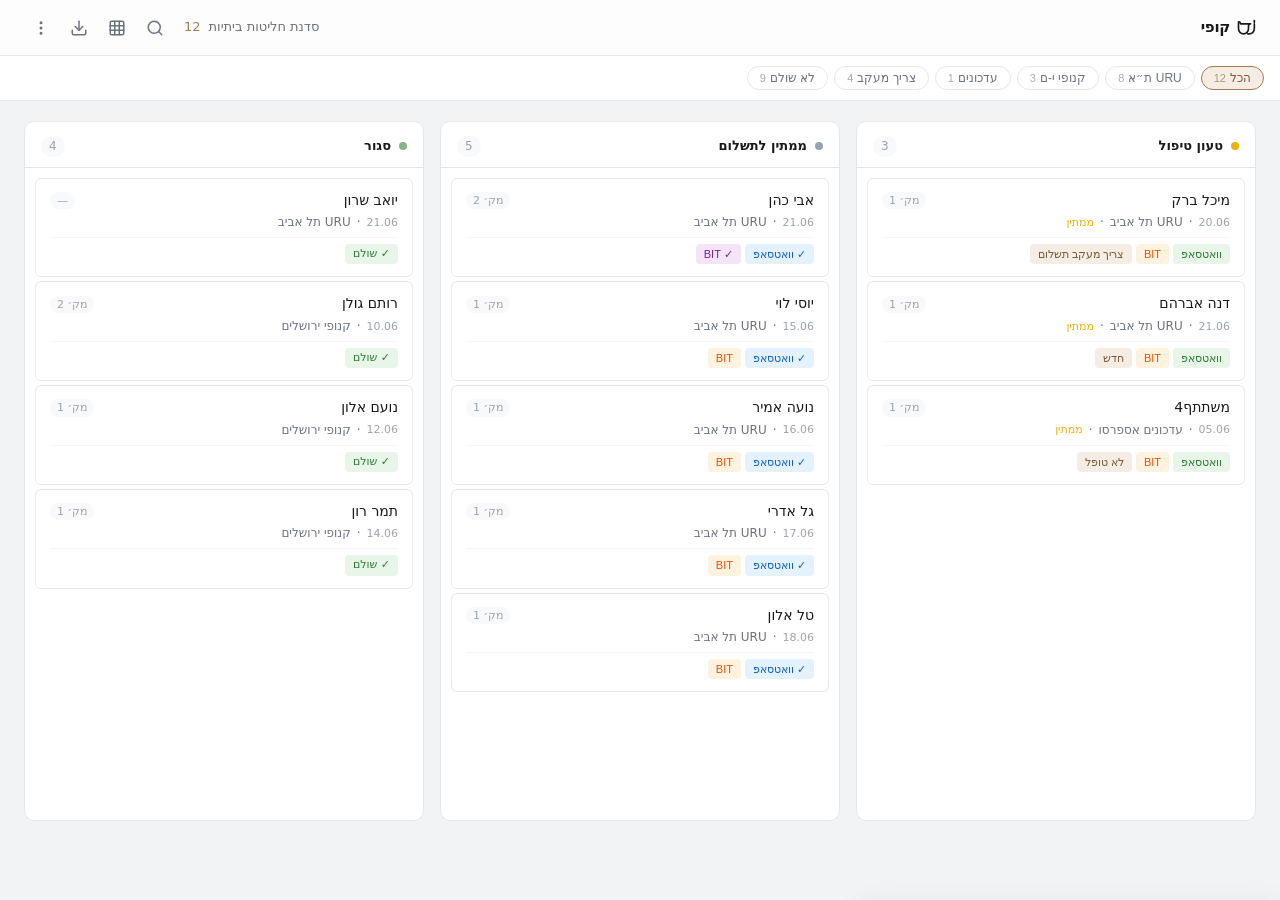
<file: sketches/admin-redesign/A-linear-pro-cockpit/index.html>
<!DOCTYPE html>
<html lang="he" dir="rtl">
<head>
<meta charset="UTF-8">
<meta name="viewport" content="width=device-width, initial-scale=1.0, viewport-fit=cover">
<title>קופי — Linear Pro Cockpit</title>
<style>
/* ============================================================
   RESET & BASE
   ============================================================ */
*,*::before,*::after{box-sizing:border-box;margin:0;padding:0}
html{font-size:16px;-webkit-text-size-adjust:100%}
body{font-family:-apple-system,BlinkMacSystemFont,'SF Pro Text','Segoe UI','Rubik','Noto Sans Hebrew',system-ui,sans-serif;background:#F2F3F5;color:#1A1A1A;line-height:1.4;direction:rtl;min-height:100dvh;padding-bottom:env(safe-area-inset-bottom)}
:root{
  --bg:#F2F3F5;
  --surface:#FFFFFF;
  --surface-hover:#F8F9FA;
  --text-primary:#1A1A1A;
  --text-secondary:#6B7280;
  --text-tertiary:#9CA3AF;
  --border:#E5E7EB;
  --border-hairline:1px solid #E5E7EB;
  --accent:#A67C52;
  --accent-light:#F5EDE4;
  --accent-text:#7A5C3A;
  --badge-needs:#EAB308;
  --badge-needs-bg:#FEF9E7;
  --badge-waiting:#94A3B8;
  --badge-waiting-bg:#F1F5F9;
  --badge-closed:#86B486;
  --badge-closed-bg:#EDF7ED;
  --badge-new:#A67C52;
  --badge-new-bg:#F5EDE4;
  --lane-needs-bg:#FFFDF5;
  --lane-waiting-bg:#FAFBFC;
  --lane-closed-bg:#F6F9F6;
  --radius-sm:6px;
  --radius-md:10px;
  --radius-lg:16px;
  --shadow-sm:0 1px 2px rgba(0,0,0,.04);
  --shadow-md:0 4px 16px rgba(0,0,0,.06);
  --shadow-lg:0 8px 32px rgba(0,0,0,.08);
  --header-h:56px;
  --lane-min-w:300px;
}

/* ============================================================
   SCROLLBAR
   ============================================================ */
::-webkit-scrollbar{width:4px;height:4px}
::-webkit-scrollbar-track{background:transparent}
::-webkit-scrollbar-thumb{background:#D1D5DB;border-radius:2px}

/* ============================================================
   HEADER
   ============================================================ */
.header{
  position:sticky;top:0;z-index:50;
  background:rgba(255,255,255,.82);
  backdrop-filter:blur(12px);-webkit-backdrop-filter:blur(12px);
  border-bottom:var(--border-hairline);
  padding:0 16px;
  height:var(--header-h);
  display:flex;align-items:center;gap:12px;
  direction:rtl;
}
.header-logo{
  display:flex;align-items:center;gap:6px;
  font-size:15px;font-weight:600;letter-spacing:-.02em;
  color:var(--text-primary);
  white-space:nowrap;
}
.header-logo svg{flex-shrink:0}
.header-meta{
  display:flex;align-items:center;gap:8px;
  margin-right:auto;font-size:13px;color:var(--text-secondary);
}
.header-count{
  font-weight:500;color:var(--accent);direction:ltr;display:inline-block;
}
.header-actions{display:flex;align-items:center;gap:4px}
.header-btn{
  width:34px;height:34px;display:flex;align-items:center;justify-content:center;
  border:none;background:transparent;border-radius:var(--radius-sm);
  color:var(--text-secondary);cursor:pointer;transition:all .12s;
}
.header-btn:hover{background:var(--surface-hover);color:var(--text-primary)}
.header-btn:active{transform:scale(.92)}
.header-btn svg{width:18px;height:18px}

/* ============================================================
   SEARCH BAR
   ============================================================ */
.search-bar{
  display:none;align-items:center;gap:8px;
  padding:8px 16px;background:var(--surface);
  border-bottom:var(--border-hairline);
}
.search-bar.open{display:flex}
.search-bar input{
  flex:1;border:none;background:var(--surface-hover);
  border-radius:var(--radius-sm);padding:8px 12px;
  font-size:14px;font-family:inherit;direction:rtl;outline:none;
  color:var(--text-primary);
}
.search-bar input::placeholder{color:var(--text-tertiary)}
.search-bar .close-search{
  border:none;background:none;cursor:pointer;color:var(--text-secondary);padding:4px;
}

/* ============================================================
   FILTER PILLS
   ============================================================ */
.filter-bar{
  display:flex;align-items:center;gap:6px;
  padding:10px 16px;overflow-x:auto;white-space:nowrap;
  border-bottom:var(--border-hairline);
  background:var(--surface);
  -webkit-overflow-scrolling:touch;
}
.filter-bar::-webkit-scrollbar{display:none}
.filter-pill{
  display:inline-flex;align-items:center;gap:4px;
  padding:5px 12px;border-radius:20px;
  font-size:12px;font-weight:500;line-height:1;
  border:1px solid var(--border);background:var(--surface);
  color:var(--text-secondary);cursor:pointer;transition:all .12s;
  white-space:nowrap;flex-shrink:0;
}
.filter-pill:hover{border-color:#D1D5DB;color:var(--text-primary)}
.filter-pill.active{
  border-color:var(--accent);background:var(--accent-light);
  color:var(--accent-text);
}
.filter-pill .count{
  font-size:11px;font-weight:400;opacity:.6;direction:ltr;
}

/* ============================================================
   COCKPIT LANES
   ============================================================ */
.cockpit{
  display:flex;gap:12px;
  padding:16px;overflow-x:auto;
  min-height:calc(100dvh - var(--header-h) - 104px);
  -webkit-overflow-scrolling:touch;
  scroll-snap-type:x mandatory;
}
.lane{
  flex:0 0 calc(100vw - 48px);max-width:380px;
  scroll-snap-align:start;
  display:flex;flex-direction:column;
  border-radius:var(--radius-md);
  border:var(--border-hairline);
  background:var(--surface);
  min-height:200px;
}
.lane-header{
  display:flex;align-items:center;justify-content:space-between;
  padding:14px 16px 10px;
  border-bottom:var(--border-hairline);
}
.lane-title{
  display:flex;align-items:center;gap:8px;
  font-size:13px;font-weight:600;color:var(--text-primary);
}
.lane-dot{width:8px;height:8px;border-radius:50%;flex-shrink:0}
.lane-dot.needs{background:var(--badge-needs)}
.lane-dot.waiting{background:var(--badge-waiting)}
.lane-dot.closed{background:var(--badge-closed)}
.lane-count{
  font-size:12px;font-weight:500;color:var(--text-tertiary);
  background:var(--surface-hover);padding:2px 8px;border-radius:10px;
  direction:ltr;
}
.lane-body{
  flex:1;overflow-y:auto;padding:8px;
  display:flex;flex-direction:column;gap:4px;
}

/* ============================================================
   REGISTRATION CARD (Lane Item)
   ============================================================ */
.reg-card{
  background:var(--surface);border-radius:var(--radius-sm);
  border:1px solid var(--border);padding:10px 12px;
  cursor:pointer;transition:all .12s;
  position:relative;
}
.reg-card:hover{border-color:#D1D5DB;background:var(--surface-hover)}
.reg-card:active{transform:scale(.98)}
.reg-card-top{
  display:flex;align-items:center;justify-content:space-between;gap:8px;
  margin-bottom:4px;
}
.reg-name{
  font-size:14px;font-weight:500;color:var(--text-primary);
  overflow:hidden;text-overflow:ellipsis;white-space:nowrap;
}
.reg-seats{
  font-size:11px;color:var(--text-tertiary);
  background:var(--surface-hover);padding:1px 7px;border-radius:8px;
  direction:ltr;white-space:nowrap;
}
.reg-meta{
  display:flex;align-items:center;gap:6px;flex-wrap:wrap;
  font-size:12px;color:var(--text-secondary);
}
.reg-date{font-size:11px;color:var(--text-tertiary);direction:ltr}
.reg-source{font-size:11px;color:var(--text-tertiary)}
.reg-actions{
  display:flex;align-items:center;gap:4px;
  margin-top:6px;padding-top:6px;
  border-top:1px solid #F3F4F6;
}
.action-pill{
  display:inline-flex;align-items:center;gap:3px;
  padding:3px 8px;border-radius:4px;
  font-size:11px;font-weight:500;line-height:1.3;
  border:none;cursor:pointer;transition:all .12s;
  white-space:nowrap;
}
.action-pill:active{transform:scale(.93)}
.action-pill.whatsapp{
  background:#E8F5E9;color:#2E7D32;
}
.action-pill.whatsapp:hover{background:#C8E6C9}
.action-pill.whatsapp.sent{
  background:#E3F2FD;color:#1565C0;
}
.action-pill.bit{
  background:#FFF3E0;color:#E65100;
}
.action-pill.bit:hover{background:#FFE0B2}
.action-pill.bit.sent{
  background:#F3E5F5;color:#7B1FA2;
}
.action-pill.paid{
  background:#E8F5E9;color:#2E7D32;
}
.action-pill.status{
  background:var(--accent-light);color:var(--accent-text);
}

/* ============================================================
   TABLE VIEW (Desktop / Tablet)
   ============================================================ */
.table-view{
  display:none;padding:0 16px 16px;
}
.table-view.visible{display:block}
.table-toolbar{
  display:flex;align-items:center;justify-content:space-between;
  gap:12px;padding:8px 0;margin-bottom:4px;
}
.table-toolbar-left{display:flex;align-items:center;gap:8px}
.table-view table{
  width:100%;border-collapse:collapse;
  font-size:13px;
}
.table-view th{
  text-align:right;font-weight:600;font-size:11px;
  text-transform:uppercase;letter-spacing:.04em;
  color:var(--text-tertiary);padding:8px 10px;
  border-bottom:var(--border-hairline);
  white-space:nowrap;cursor:pointer;user-select:none;
  position:sticky;top:0;background:var(--bg);
}
.table-view th:hover{color:var(--text-primary)}
.table-view td{
  padding:8px 10px;border-bottom:1px solid #F3F4F6;
  vertical-align:middle;
}
.table-view tr{transition:background .1s}
.table-view tbody tr:hover{background:var(--surface-hover)}
.table-view tbody tr{cursor:pointer}
.table-status-dot{
  display:inline-block;width:6px;height:6px;border-radius:50%;
  margin-left:6px;vertical-align:middle;
}
.td-name{font-weight:500;color:var(--text-primary)}
.td-phone{color:var(--text-secondary);direction:ltr}
.td-seats{text-align:center;direction:ltr}
.badge{
  display:inline-block;padding:2px 8px;border-radius:4px;
  font-size:11px;font-weight:500;line-height:1.4;
}
.badge.needs{background:var(--badge-needs-bg);color:#92400E}
.badge.waiting{background:var(--badge-waiting-bg);color:#475569}
.badge.closed{background:var(--badge-closed-bg);color:#166534}
.badge.new{background:var(--badge-new-bg);color:var(--accent-text)}

/* ============================================================
   BOTTOM SHEET
   ============================================================ */
.sheet-overlay{
  display:none;position:fixed;inset:0;z-index:100;
  background:rgba(0,0,0,.32);backdrop-filter:blur(4px);
  animation:fadeIn .2s ease;
}
.sheet-overlay.open{display:block}
.sheet{
  position:fixed;bottom:0;left:0;right:0;z-index:101;
  background:var(--surface);border-radius:var(--radius-lg) var(--radius-lg) 0 0;
  max-height:85dvh;overflow-y:auto;
  box-shadow:var(--shadow-lg);
  transform:translateY(100%);transition:transform .3s cubic-bezier(.32,.72,0,1);
  padding-bottom:env(safe-area-inset-bottom);
}
.sheet.open{transform:translateY(0)}
.sheet-handle{
  display:flex;justify-content:center;padding:8px 0 0;
}
.sheet-handle span{
  width:32px;height:4px;background:#D1D5DB;border-radius:2px;
}
.sheet-header{
  display:flex;align-items:center;justify-content:space-between;
  padding:12px 20px 8px;
  border-bottom:var(--border-hairline);
}
.sheet-header h2{
  font-size:17px;font-weight:600;color:var(--text-primary);
}
.sheet-close{
  width:32px;height:32px;display:flex;align-items:center;justify-content:center;
  border:none;background:transparent;border-radius:var(--radius-sm);
  cursor:pointer;color:var(--text-secondary);transition:all .12s;
}
.sheet-close:hover{background:var(--surface-hover);color:var(--text-primary)}
.sheet-body{padding:16px 20px 24px}
.sheet-field{margin-bottom:14px}
.sheet-field label{
  display:block;font-size:11px;font-weight:600;color:var(--text-tertiary);
  text-transform:uppercase;letter-spacing:.04em;margin-bottom:4px;
}
.sheet-field .value{
  font-size:14px;color:var(--text-primary);
  background:var(--surface-hover);padding:8px 10px;
  border-radius:var(--radius-sm);border:1px solid var(--border);
  min-height:34px;display:flex;align-items:center;gap:6px;
}
.sheet-field select,.sheet-field input{
  width:100%;padding:8px 10px;border-radius:var(--radius-sm);
  border:1px solid var(--border);background:var(--surface);
  font-size:14px;font-family:inherit;color:var(--text-primary);
  outline:none;transition:border-color .12s;direction:rtl;
}
.sheet-field select:focus,.sheet-field input:focus{
  border-color:var(--accent);box-shadow:0 0 0 2px rgba(166,124,82,.12);
}
.sheet-field textarea{
  width:100%;padding:8px 10px;border-radius:var(--radius-sm);
  border:1px solid var(--border);background:var(--surface);
  font-size:14px;font-family:inherit;color:var(--text-primary);
  outline:none;resize:vertical;min-height:60px;
}
.sheet-actions{
  display:flex;gap:8px;margin-top:20px;padding-top:12px;
  border-top:var(--border-hairline);
}
.sheet-btn{
  flex:1;padding:10px;border-radius:var(--radius-sm);
  font-size:13px;font-weight:600;border:none;cursor:pointer;
  transition:all .12s;font-family:inherit;
}
.sheet-btn:active{transform:scale(.97)}
.sheet-btn.primary{
  background:var(--accent);color:#fff;
}
.sheet-btn.primary:hover{background:#8B693F}
.sheet-btn.secondary{
  background:var(--surface-hover);color:var(--text-secondary);
  border:1px solid var(--border);
}
.sheet-btn.secondary:hover{background:#E5E7EB}
.sheet-btn.danger{
  background:#FEF2F2;color:#DC2626;
  border:1px solid #FECACA;
}
.sheet-btn.danger:hover{background:#FEE2E2}

/* ============================================================
   TAB BAR (mobile)
   ============================================================ */
.tab-bar{
  display:flex;align-items:center;justify-content:space-around;
  position:fixed;bottom:0;left:0;right:0;z-index:40;
  background:rgba(255,255,255,.88);
  backdrop-filter:blur(12px);-webkit-backdrop-filter:blur(12px);
  border-top:var(--border-hairline);
  padding:4px 0 env(safe-area-inset-bottom,4px);
}
.tab-btn{
  display:flex;flex-direction:column;align-items:center;gap:2px;
  border:none;background:transparent;cursor:pointer;
  padding:6px 16px;border-radius:var(--radius-sm);
  transition:all .12s;color:var(--text-tertiary);
  font-size:10px;font-weight:500;font-family:inherit;
}
.tab-btn svg{width:20px;height:20px}
.tab-btn.active{color:var(--accent)}
.tab-btn:hover{color:var(--text-secondary)}

/* ============================================================
   ANIMATIONS
   ============================================================ */
@keyframes fadeIn{from{opacity:0}to{opacity:1}}

/* ============================================================
   EMPTY STATE
   ============================================================ */
.empty-lane{
  display:flex;flex-direction:column;align-items:center;
  justify-content:center;padding:32px 16px;text-align:center;
  color:var(--text-tertiary);font-size:13px;gap:4px;
}
.empty-lane svg{opacity:.3;margin-bottom:4px}

/* ============================================================
   RESPONSIVE — Desktop
   ============================================================ */
@media(min-width:768px){
  .cockpit{
    flex-wrap:nowrap;
    overflow-x:auto;
  }
  .lane{
    flex:1;min-width:var(--lane-min-w);max-width:none;
    scroll-snap-align:none;
  }
  .tab-bar{display:none}
  .table-view.visible{display:block}
  .header{padding:0 24px}
  .sheet{left:auto;right:0;width:420px;border-radius:0;max-height:100dvh;}
  .sheet-overlay.open{display:block}
}
@media(min-width:1024px){
  .cockpit{padding:20px 24px;gap:16px}
  .lane-body{padding:10px}
  .reg-card{padding:12px 14px}
}

/* ============================================================
   UTILITY
   ============================================================ */
.hidden{display:none!important}
.fade-in{animation:fadeIn .2s ease}
</style>
</head>
<body>

<!-- ============================================================
     HEADER
     ============================================================ -->
<header class="header" id="header">
  <div class="header-logo">
    <svg width="20" height="20" viewBox="0 0 24 24" fill="none" stroke="currentColor" stroke-width="2" stroke-linecap="round" stroke-linejoin="round"><path d="M17.5 7A2.5 2.5 0 0 0 15 9.5V13a6 6 0 0 1-12 0V4.5A2.5 2.5 0 0 1 5.5 7H17Z"/><path d="M22 7v6a6 6 0 0 1-6 6h-2"/><path d="M22 3v2"/></svg>
    <span>קופי</span>
  </div>

  <div class="header-meta">
    <span>סדנת חליטות ביתיות</span>
    <span class="header-count" id="totalCount">12</span>
  </div>

  <div class="header-actions">
    <button class="header-btn" id="searchToggle" title="חיפוש">
      <svg width="18" height="18" viewBox="0 0 24 24" fill="none" stroke="currentColor" stroke-width="2" stroke-linecap="round" stroke-linejoin="round"><circle cx="11" cy="11" r="8"/><path d="m21 21-4.3-4.3"/></svg>
    </button>
    <button class="header-btn" id="viewToggle" title="תצוגת טבלה">
      <svg width="18" height="18" viewBox="0 0 24 24" fill="none" stroke="currentColor" stroke-width="2" stroke-linecap="round" stroke-linejoin="round"><rect x="3" y="3" width="18" height="18" rx="2"/><path d="M3 9h18M3 15h18M9 3v18M15 3v18"/></svg>
    </button>
    <button class="header-btn" title="ייצוא">
      <svg width="18" height="18" viewBox="0 0 24 24" fill="none" stroke="currentColor" stroke-width="2" stroke-linecap="round" stroke-linejoin="round"><path d="M21 15v4a2 2 0 0 1-2 2H5a2 2 0 0 1-2-2v-4"/><polyline points="7 10 12 15 17 10"/><line x1="12" y1="15" x2="12" y2="3"/></svg>
    </button>
    <button class="header-btn" title="עוד">
      <svg width="18" height="18" viewBox="0 0 24 24" fill="none" stroke="currentColor" stroke-width="2" stroke-linecap="round" stroke-linejoin="round"><circle cx="12" cy="12" r="1"/><circle cx="12" cy="5" r="1"/><circle cx="12" cy="19" r="1"/></svg>
    </button>
  </div>
</header>

<!-- ============================================================
     SEARCH
     ============================================================ -->
<div class="search-bar" id="searchBar">
  <input type="search" placeholder="חיפוש לפי שם, טלפון, סדנה..." id="searchInput" dir="rtl">
  <button class="close-search" id="closeSearch">
    <svg width="16" height="16" viewBox="0 0 24 24" fill="none" stroke="currentColor" stroke-width="2" stroke-linecap="round" stroke-linejoin="round"><line x1="18" y1="6" x2="6" y2="18"/><line x1="6" y1="6" x2="18" y2="18"/></svg>
  </button>
</div>

<!-- ============================================================
     FILTER PILLS
     ============================================================ -->
<div class="filter-bar" id="filterBar">
  <button class="filter-pill active" data-filter="all">הכל <span class="count">12</span></button>
  <button class="filter-pill" data-filter="uru">URU ת״א <span class="count">8</span></button>
  <button class="filter-pill" data-filter="canopy">קנופי י-ם <span class="count">3</span></button>
  <button class="filter-pill" data-filter="espresso">עדכונים <span class="count">1</span></button>
  <button class="filter-pill" data-filter="needs_followup">צריך מעקב <span class="count">4</span></button>
  <button class="filter-pill" data-filter="unpaid">לא שולם <span class="count">9</span></button>
</div>

<!-- ============================================================
     COCKPIT LANES
     ============================================================ -->
<div class="cockpit" id="cockpit">

  <!-- LANE 1 — Needs Action -->
  <div class="lane" data-lane="needs">
    <div class="lane-header">
      <div class="lane-title">
        <span class="lane-dot needs"></span>
        טעון טיפול
      </div>
      <span class="lane-count" id="laneCount1">3</span>
    </div>
    <div class="lane-body" id="laneBody1">
      <!-- Populated by JS -->
    </div>
  </div>

  <!-- LANE 2 — Waiting Payment -->
  <div class="lane" data-lane="waiting">
    <div class="lane-header">
      <div class="lane-title">
        <span class="lane-dot waiting"></span>
        ממתין לתשלום
      </div>
      <span class="lane-count" id="laneCount2">5</span>
    </div>
    <div class="lane-body" id="laneBody2">
      <!-- Populated by JS -->
    </div>
  </div>

  <!-- LANE 3 — Closed -->
  <div class="lane" data-lane="closed">
    <div class="lane-header">
      <div class="lane-title">
        <span class="lane-dot closed"></span>
        סגור
      </div>
      <span class="lane-count" id="laneCount3">4</span>
    </div>
    <div class="lane-body" id="laneBody3">
      <!-- Populated by JS -->
    </div>
  </div>

</div>

<!-- ============================================================
     TABLE VIEW (desktop)
     ============================================================ -->
<div class="table-view" id="tableView">
  <div class="table-toolbar">
    <div class="table-toolbar-left">
      <span style="font-size:13px;font-weight:500;color:var(--text-secondary)">12 נרשמים</span>
      <span style="font-size:12px;color:var(--text-tertiary)">·</span>
      <span style="font-size:12px;color:var(--text-tertiary)">יוצאו 0</span>
    </div>
    <div style="display:flex;gap:6px">
      <button class="filter-pill" style="padding:3px 10px;font-size:11px" onclick="document.querySelector('[data-filter=all]').click()">נקה סינון</button>
    </div>
  </div>
  <table>
    <thead>
      <tr>
        <th>שם</th>
        <th>טלפון</th>
        <th>סדנה</th>
        <th>מקומות</th>
        <th>תשלום</th>
        <th>וואטסאפ</th>
        <th>סטטוס</th>
        <th>תאריך הרשמה</th>
      </tr>
    </thead>
    <tbody id="tableBody">
      <!-- Populated by JS -->
    </tbody>
  </table>
</div>

<!-- ============================================================
     BOTTOM SHEET / EDIT PANEL
     ============================================================ -->
<div class="sheet-overlay" id="sheetOverlay"></div>
<div class="sheet" id="sheet">
  <div class="sheet-handle"><span></span></div>

  <div class="sheet-header">
    <h2 id="sheetTitle">פרטי נרשם</h2>
    <button class="sheet-close" id="sheetClose">
      <svg width="18" height="18" viewBox="0 0 24 24" fill="none" stroke="currentColor" stroke-width="2" stroke-linecap="round" stroke-linejoin="round"><line x1="18" y1="6" x2="6" y2="18"/><line x1="6" y1="6" x2="18" y2="18"/></svg>
    </button>
  </div>

  <div class="sheet-body">
    <div class="sheet-field">
      <label>שם מלא</label>
      <input type="text" id="editName" dir="rtl">
    </div>
    <div class="sheet-field">
      <label>טלפון</label>
      <input type="tel" id="editPhone" dir="ltr">
    </div>
    <div class="sheet-field">
      <label>סדנה</label>
      <select id="editWorkshop">
        <option value="URU תל אביב">URU תל אביב</option>
        <option value="קנופי ירושלים">קנופי ירושלים</option>
        <option value="עדכונים אספרסו">עדכונים אספרסו</option>
        <option value="עדכונים פילטר">עדכונים פילטר</option>
      </select>
    </div>
    <div class="sheet-field">
      <label>מקומות</label>
      <input type="number" id="editSeats" min="1" max="10">
    </div>
    <div class="sheet-field">
      <label>תשלום</label>
      <select id="editPayment">
        <option value="ממתין">ממתין</option>
        <option value="נשלחה בקשת BIT">נשלחה בקשת BIT</option>
        <option value="שולם">שולם</option>
      </select>
    </div>
    <div class="sheet-field">
      <label>וואטסאפ</label>
      <select id="editWhatsapp">
        <option value="ממתין">ממתין</option>
        <option value="נשלחה פנייה">נשלחה פנייה</option>
      </select>
    </div>
    <div class="sheet-field">
      <label>סטטוס הרשמה</label>
      <select id="editStatus">
        <option value="חדש">חדש</option>
        <option value="צריך מעקב תשלום">צריך מעקב תשלום</option>
        <option value="נרשם אצל שני">נרשם אצל שני</option>
        <option value="לא טופל">לא טופל</option>
      </select>
    </div>
    <div class="sheet-field">
      <label>מקור</label>
      <input type="text" id="editSource" dir="rtl">
    </div>
    <div class="sheet-field">
      <label>תאריך הרשמה</label>
      <div class="value" id="editDate" style="direction:ltr;justify-content:flex-start"></div>
    </div>
    <div class="sheet-field">
      <label>הערה</label>
      <textarea id="editNote" dir="rtl" placeholder="הערה פנימית..."></textarea>
    </div>

    <div class="sheet-actions">
      <button class="sheet-btn secondary" id="sheetDelete">מחק נרשם</button>
      <button class="sheet-btn primary" id="sheetSave">שמור שינויים</button>
    </div>
  </div>
</div>

<!-- ============================================================
     TAB BAR (phone only)
     ============================================================ -->
<nav class="tab-bar">
  <button class="tab-btn active" id="tabLanes">
    <svg width="20" height="20" viewBox="0 0 24 24" fill="none" stroke="currentColor" stroke-width="2" stroke-linecap="round" stroke-linejoin="round"><rect x="3" y="3" width="7" height="7"/><rect x="14" y="3" width="7" height="7"/><rect x="3" y="14" width="7" height="7"/><rect x="14" y="14" width="7" height="7"/></svg>
    <span>נתיבים</span>
  </button>
  <button class="tab-btn" id="tabTable">
    <svg width="20" height="20" viewBox="0 0 24 24" fill="none" stroke="currentColor" stroke-width="2" stroke-linecap="round" stroke-linejoin="round"><line x1="8" y1="6" x2="21" y2="6"/><line x1="8" y1="12" x2="21" y2="12"/><line x1="8" y1="18" x2="21" y2="18"/><line x1="3" y1="6" x2="3.01" y2="6"/><line x1="3" y1="12" x2="3.01" y2="12"/><line x1="3" y1="18" x2="3.01" y2="18"/></svg>
    <span>טבלה</span>
  </button>
  <button class="tab-btn" id="tabSummary">
    <svg width="20" height="20" viewBox="0 0 24 24" fill="none" stroke="currentColor" stroke-width="2" stroke-linecap="round" stroke-linejoin="round"><path d="M3 3v18h18"/><path d="m19 9-5 5-4-4-4 4"/></svg>
    <span>סיכום</span>
  </button>
</nav>

<!-- ============================================================
     JAVASCRIPT
     ============================================================ -->
<script>
// ============================================================
// DATA — sample registrations (fictional — for prototype UI only)
// ============================================================
const registrations = [
  {
    id: 1, name: 'אבי כהן', phone: '050-1111114',
    workshop: 'URU תל אביב', seats: 2, source: 'אתר',
    payment: 'נשלחה בקשת BIT', whatsapp: 'נשלחה פנייה',
    status: 'צריך מעקב תשלום', note: 'דוגמה — הרשמה קבוצתית',
    date: '2026-06-21T14:30:00', lane: 'waiting'
  },
  {
    id: 2, name: 'יואב שרון', phone: '050-1111111',
    workshop: 'URU תל אביב', seats: 0, source: 'אתר',
    payment: 'ממתין', whatsapp: 'נשלחה פנייה',
    status: 'כלול בהרשמה', note: 'דוגמה — משתתף בהרשמה קבוצתית',
    date: '2026-06-21T14:35:00', lane: 'closed'
  },
  {
    id: 3, name: 'מיכל ברק', phone: '050-1111112',
    workshop: 'URU תל אביב', seats: 1, source: 'אתר',
    payment: 'ממתין', whatsapp: 'ממתין',
    status: 'צריך מעקב תשלום',
    note: 'דוגמה — נרשמה מספר פעמים; צורך פולואפ',
    date: '2026-06-20T09:15:00', lane: 'needs'
  },
  {
    id: 4, name: 'דנה אברהם', phone: '050-1111113',
    workshop: 'URU תל אביב', seats: 1, source: 'חבר/ה',
    payment: 'ממתין', whatsapp: 'ממתין',
    status: 'חדש', note: 'דוגמה — הרשמה חדשה',
    date: '2026-06-21T15:33:00', lane: 'needs'
  },
  {
    id: 5, name: 'יוסי לוי', phone: '050-1111116',
    workshop: 'URU תל אביב', seats: 1, source: 'אתר',
    payment: 'ממתין', whatsapp: 'נשלחה פנייה',
    status: 'חדש', note: 'דוגמה — נרשם מוקדם; נשלחה וואטסאפ',
    date: '2026-06-15T11:00:00', lane: 'waiting'
  },
  {
    id: 6, name: 'נועה אמיר', phone: '050-1111118',
    workshop: 'URU תל אביב', seats: 1, source: 'אתר',
    payment: 'ממתין', whatsapp: 'נשלחה פנייה',
    status: 'חדש', note: 'דוגמה — נרשמה מוקדם; נשלחה וואטסאפ',
    date: '2026-06-16T08:20:00', lane: 'waiting'
  },
  {
    id: 7, name: 'גל אדרי', phone: '050-1111120',
    workshop: 'URU תל אביב', seats: 1, source: 'אתר',
    payment: 'ממתין', whatsapp: 'נשלחה פנייה',
    status: 'חדש', note: 'דוגמה — נרשם מוקדם; נשלחה וואטסאפ',
    date: '2026-06-17T12:45:00', lane: 'waiting'
  },
  {
    id: 8, name: 'טל אלון', phone: '050-1111123',
    workshop: 'URU תל אביב', seats: 1, source: 'אתר',
    payment: 'ממתין', whatsapp: 'נשלחה פנייה',
    status: 'חדש', note: 'דוגמה — נרשם מוקדם; נשלחה וואטסאפ',
    date: '2026-06-18T16:10:00', lane: 'waiting'
  },
  {
    id: 9, name: 'רותם גולן', phone: '050-1111117',
    workshop: 'קנופי ירושלים', seats: 2, source: 'חבר/ה',
    payment: 'שולם', whatsapp: 'נשלחה פנייה',
    status: 'סגור', note: 'דוגמה — שולם, מקום שמור',
    date: '2026-06-10T10:30:00', lane: 'closed'
  },
  {
    id: 10, name: 'נועם אלון', phone: '050-1111121',
    workshop: 'קנופי ירושלים', seats: 1, source: 'אינסטגרם',
    payment: 'שולם', whatsapp: 'נשלחה פנייה',
    status: 'סגור', note: 'דוגמה — שולם, מקום שמור',
    date: '2026-06-12T13:00:00', lane: 'closed'
  },
  {
    id: 11, name: 'תמר רון', phone: '050-1111122',
    workshop: 'קנופי ירושלים', seats: 1, source: 'אחר',
    payment: 'שולם', whatsapp: 'נשלחה פנייה',
    status: 'סגור', note: 'דוגמה — שולם, מקום שמור',
    date: '2026-06-14T09:00:00', lane: 'closed'
  },
  {
    id: 12, name: 'משתתף4', phone: '+972-***9999',
    workshop: 'עדכונים אספרסו', seats: 1, source: 'אתר',
    payment: 'ממתין', whatsapp: 'ממתין',
    status: 'לא טופל',
    note: 'דוגמה — עדכוני אספרסו, טלפון מסוך',
    date: '2026-06-05T20:00:00', lane: 'needs'
  }
];

// ============================================================
// HELPERS
// ============================================================
function formatDate(iso) {
  const d = new Date(iso);
  const day = String(d.getDate()).padStart(2, '0');
  const month = String(d.getMonth()+1).padStart(2, '0');
  const hours = String(d.getHours()).padStart(2, '0');
  const mins = String(d.getMinutes()).padStart(2, '0');
  return `${day}.${month} ${hours}:${mins}`;
}

function shortDate(iso) {
  const d = new Date(iso);
  const day = String(d.getDate()).padStart(2, '0');
  const month = String(d.getMonth()+1).padStart(2, '0');
  return `${day}.${month}`;
}

function paymentClass(val) {
  if (val === 'שולם') return 'paid';
  if (val === 'נשלחה בקשת BIT') return 'sent';
  return '';
}

function whatsappClass(val) {
  return val === 'נשלחה פנייה' ? 'sent' : '';
}

function statusBadgeClass(val) {
  if (val === 'חדש' || val === 'לא טופל') return 'new';
  if (val === 'צריך מעקב תשלום') return 'needs';
  return 'waiting';
}

function laneDot(val) {
  if (val === 'needs') return 'needs';
  if (val === 'waiting') return 'waiting';
  return 'closed';
}

// ============================================================
// RENDER LANES
// ============================================================
function renderLanes(data) {
  for (const lane of ['needs', 'waiting', 'closed']) {
    const body = document.getElementById('laneBody' + (lane === 'needs' ? '1' : lane === 'waiting' ? '2' : '3'));
    const items = data.filter(r => r.lane === lane);
    body.innerHTML = '';
    if (items.length === 0) {
      body.innerHTML = `<div class="empty-lane">
        <svg width="32" height="32" viewBox="0 0 24 24" fill="none" stroke="currentColor" stroke-width="1.5" stroke-linecap="round" stroke-linejoin="round"><circle cx="12" cy="12" r="10"/><path d="M12 16v-4"/><path d="M12 8h.01"/></svg>
        <span>אין נרשמים בנתיב זה</span>
      </div>`;
      continue;
    }
    items.forEach(r => {
      const card = document.createElement('div');
      card.className = 'reg-card';
      card.dataset.id = r.id;
      card.innerHTML = `
        <div class="reg-card-top">
          <span class="reg-name">${r.name}</span>
          <span class="reg-seats">${r.seats ? r.seats + ' מק׳' : '—'}</span>
        </div>
        <div class="reg-meta">
          <span class="reg-date">${shortDate(r.date)}</span>
          <span>·</span>
          <span>${r.workshop}</span>
          ${r.lane === 'needs' ? `<span>·</span><span class="reg-source" style="font-weight:500;color:var(--badge-needs)">${r.payment}</span>` : ''}
        </div>
        <div class="reg-actions">
          ${r.lane !== 'closed' ? `
          <button class="action-pill whatsapp ${whatsappClass(r.whatsapp)}" data-action="whatsapp" data-id="${r.id}">
            ${r.whatsapp === 'נשלחה פנייה' ? '✓ וואטסאפ' : 'וואטסאפ'}
          </button>
          <button class="action-pill bit ${paymentClass(r.payment)}" data-action="payment" data-id="${r.id}">
            ${r.payment === 'שולם' ? '✓ שולם' : r.payment === 'נשלחה בקשת BIT' ? '✓ BIT' : 'BIT'}
          </button>
          ` : `<span class="action-pill paid">✓ שולם</span>`}
          ${r.lane === 'needs' ? `<button class="action-pill status" data-action="status" data-id="${r.id}">${r.status}</button>` : ''}
        </div>
      `;
      card.addEventListener('click', (e) => {
        if (e.target.closest('[data-action]')) return;
        openSheet(r.id);
      });
      body.appendChild(card);
    });
    document.getElementById('laneCount' + (lane === 'needs' ? '1' : lane === 'waiting' ? '2' : '3')).textContent = items.length;
  }
  updateTotal(data);
}

// ============================================================
// RENDER TABLE
// ============================================================
function renderTable(data) {
  const tbody = document.getElementById('tableBody');
  tbody.innerHTML = '';
  data.forEach(r => {
    const tr = document.createElement('tr');
    tr.innerHTML = `
      <td><span class="table-status-dot" style="background:${r.lane === 'needs' ? 'var(--badge-needs)' : r.lane === 'waiting' ? 'var(--badge-waiting)' : 'var(--badge-closed)'}"></span><span class="td-name">${r.name}</span></td>
      <td class="td-phone">${r.phone}</td>
      <td>${r.workshop}</td>
      <td class="td-seats">${r.seats || '—'}</td>
      <td><span class="badge ${statusBadgeClass(r.payment === 'שולם' ? 'סגור' : r.payment === 'נשלחה בקשת BIT' ? 'needs' : 'waiting')}">${r.payment}</span></td>
      <td><span class="badge ${r.whatsapp === 'נשלחה פנייה' ? 'closed' : 'waiting'}">${r.whatsapp}</span></td>
      <td><span class="badge ${statusBadgeClass(r.status)}">${r.status}</span></td>
      <td style="direction:ltr;text-align:right">${formatDate(r.date)}</td>
    `;
    tr.addEventListener('click', () => openSheet(r.id));
    tbody.appendChild(tr);
  });
}

function updateTotal(data) {
  document.getElementById('totalCount').textContent = data.length;
  document.querySelector('[data-filter=all] .count').textContent = data.length;
}

// ============================================================
// QUICK ACTIONS (inline pill toggles)
// ============================================================
function cycleWhatsApp(id) {
  const r = registrations.find(x => x.id === id);
  if (!r) return;
  r.whatsapp = r.whatsapp === 'נשלחה פנייה' ? 'ממתין' : 'נשלחה פנייה';
  reRender();
}

function cyclePayment(id) {
  const r = registrations.find(x => x.id === id);
  if (!r) return;
  const cycle = { 'ממתין': 'נשלחה בקשת BIT', 'נשלחה בקשת BIT': 'שולם', 'שולם': 'ממתין' };
  r.payment = cycle[r.payment] || 'ממתין';
  // Move lane based on payment
  if (r.payment === 'שולם') r.lane = 'closed';
  else if (r.payment === 'נשלחה בקשת BIT') r.lane = 'waiting';
  else r.lane = 'needs';
  reRender();
}

function cycleStatus(id) {
  const r = registrations.find(x => x.id === id);
  if (!r) return;
  const cycle = { 'חדש': 'צריך מעקב תשלום', 'צריך מעקב תשלום': 'נרשם אצל שני', 'נרשם אצל שני': 'לא טופל', 'לא טופל': 'חדש' };
  r.status = cycle[r.status] || 'חדש';
  reRender();
}

// Delegate action clicks
document.addEventListener('click', (e) => {
  const btn = e.target.closest('[data-action]');
  if (!btn) return;
  e.stopPropagation();
  const action = btn.dataset.action;
  const id = parseInt(btn.dataset.id);
  if (action === 'whatsapp') cycleWhatsApp(id);
  else if (action === 'payment') cyclePayment(id);
  else if (action === 'status') cycleStatus(id);
});

// ============================================================
// BOTTOM SHEET
// ============================================================
function openSheet(id) {
  const r = registrations.find(x => x.id === id);
  if (!r) return;
  document.getElementById('sheetTitle').textContent = r.name;
  document.getElementById('editName').value = r.name;
  document.getElementById('editPhone').value = r.phone;
  document.getElementById('editWorkshop').value = r.workshop;
  document.getElementById('editSeats').value = r.seats || 0;
  document.getElementById('editPayment').value = r.payment;
  document.getElementById('editWhatsapp').value = r.whatsapp;
  document.getElementById('editStatus').value = r.status;
  document.getElementById('editSource').value = r.source;
  document.getElementById('editDate').textContent = formatDate(r.date);
  document.getElementById('editNote').value = r.note || '';
  document.getElementById('sheet').dataset.editId = id;
  document.getElementById('sheetOverlay').classList.add('open');
  document.getElementById('sheet').classList.add('open');
  document.body.style.overflow = 'hidden';
}

function closeSheet() {
  document.getElementById('sheetOverlay').classList.remove('open');
  document.getElementById('sheet').classList.remove('open');
  document.body.style.overflow = '';
}

document.getElementById('sheetOverlay').addEventListener('click', closeSheet);
document.getElementById('sheetClose').addEventListener('click', closeSheet);

document.getElementById('sheetSave').addEventListener('click', () => {
  const id = parseInt(document.getElementById('sheet').dataset.editId);
  const r = registrations.find(x => x.id === id);
  if (!r) return;
  r.name = document.getElementById('editName').value;
  r.phone = document.getElementById('editPhone').value;
  r.workshop = document.getElementById('editWorkshop').value;
  r.seats = parseInt(document.getElementById('editSeats').value) || 0;
  r.payment = document.getElementById('editPayment').value;
  r.whatsapp = document.getElementById('editWhatsapp').value;
  r.status = document.getElementById('editStatus').value;
  r.source = document.getElementById('editSource').value;
  r.note = document.getElementById('editNote').value;
  // Recalculate lane
  if (r.payment === 'שולם') r.lane = 'closed';
  else if (r.payment === 'נשלחה בקשת BIT') r.lane = 'waiting';
  else if (r.whatsapp === 'נשלחה פנייה') r.lane = 'waiting';
  else r.lane = 'needs';
  reRender();
  closeSheet();
});

document.getElementById('sheetDelete').addEventListener('click', () => {
  const id = parseInt(document.getElementById('sheet').dataset.editId);
  const idx = registrations.findIndex(x => x.id === id);
  if (idx > -1 && confirm('למחוק את הנרשם?')) {
    registrations.splice(idx, 1);
    reRender();
    closeSheet();
  }
});

// ============================================================
// FILTERING
// ============================================================
let activeFilter = 'all';

document.querySelectorAll('.filter-pill').forEach(pill => {
  pill.addEventListener('click', () => {
    document.querySelectorAll('.filter-pill').forEach(p => p.classList.remove('active'));
    pill.classList.add('active');
    activeFilter = pill.dataset.filter;
    reRender();
  });
});

function applyFilter(data) {
  if (activeFilter === 'all') return data;
  if (activeFilter === 'uru') return data.filter(r => r.workshop.includes('URU'));
  if (activeFilter === 'canopy') return data.filter(r => r.workshop.includes('קנופי'));
  if (activeFilter === 'espresso') return data.filter(r => r.workshop.includes('אספרסו'));
  if (activeFilter === 'needs_followup') return data.filter(r => r.lane === 'needs');
  if (activeFilter === 'unpaid') return data.filter(r => r.payment !== 'שולם');
  return data;
}

// ============================================================
// SEARCH
// ============================================================
document.getElementById('searchToggle').addEventListener('click', () => {
  const bar = document.getElementById('searchBar');
  bar.classList.toggle('open');
  if (bar.classList.contains('open')) {
    document.getElementById('searchInput').focus();
  } else {
    document.getElementById('searchInput').value = '';
    reRender();
  }
});

document.getElementById('closeSearch').addEventListener('click', () => {
  document.getElementById('searchBar').classList.remove('open');
  document.getElementById('searchInput').value = '';
  reRender();
});

document.getElementById('searchInput').addEventListener('input', (e) => {
  reRender();
});

function applySearch(data) {
  const q = document.getElementById('searchInput').value.trim().toLowerCase();
  if (!q) return data;
  return data.filter(r =>
    r.name.includes(q) ||
    r.phone.replace(/[\s-]/g,'').includes(q.replace(/[\s-]/g,'')) ||
    r.workshop.includes(q) ||
    r.source.includes(q)
  );
}

// ============================================================
// VIEW TOGGLE (lanes / table)
// ============================================================
document.getElementById('viewToggle').addEventListener('click', () => {
  const cockpit = document.getElementById('cockpit');
  const table = document.getElementById('tableView');
  const isTable = table.classList.toggle('visible');
  cockpit.style.display = isTable ? 'none' : 'flex';
  if (isTable) reRender();
});

// Tab bar
document.getElementById('tabLanes').addEventListener('click', () => {
  document.querySelectorAll('.tab-btn').forEach(b => b.classList.remove('active'));
  document.getElementById('tabLanes').classList.add('active');
  document.getElementById('cockpit').style.display = 'flex';
  document.getElementById('tableView').classList.remove('visible');
});

document.getElementById('tabTable').addEventListener('click', () => {
  document.querySelectorAll('.tab-btn').forEach(b => b.classList.remove('active'));
  document.getElementById('tabTable').classList.add('active');
  document.getElementById('cockpit').style.display = 'none';
  document.getElementById('tableView').classList.add('visible');
  reRender();
});

// ============================================================
// RE-RENDER
// ============================================================
function reRender() {
  let data = applyFilter(registrations);
  data = applySearch(data);
  renderLanes(data);
  renderTable(data);
}

// ============================================================
// INIT
// ============================================================
reRender();
</script>
</body>
</html>
</file>
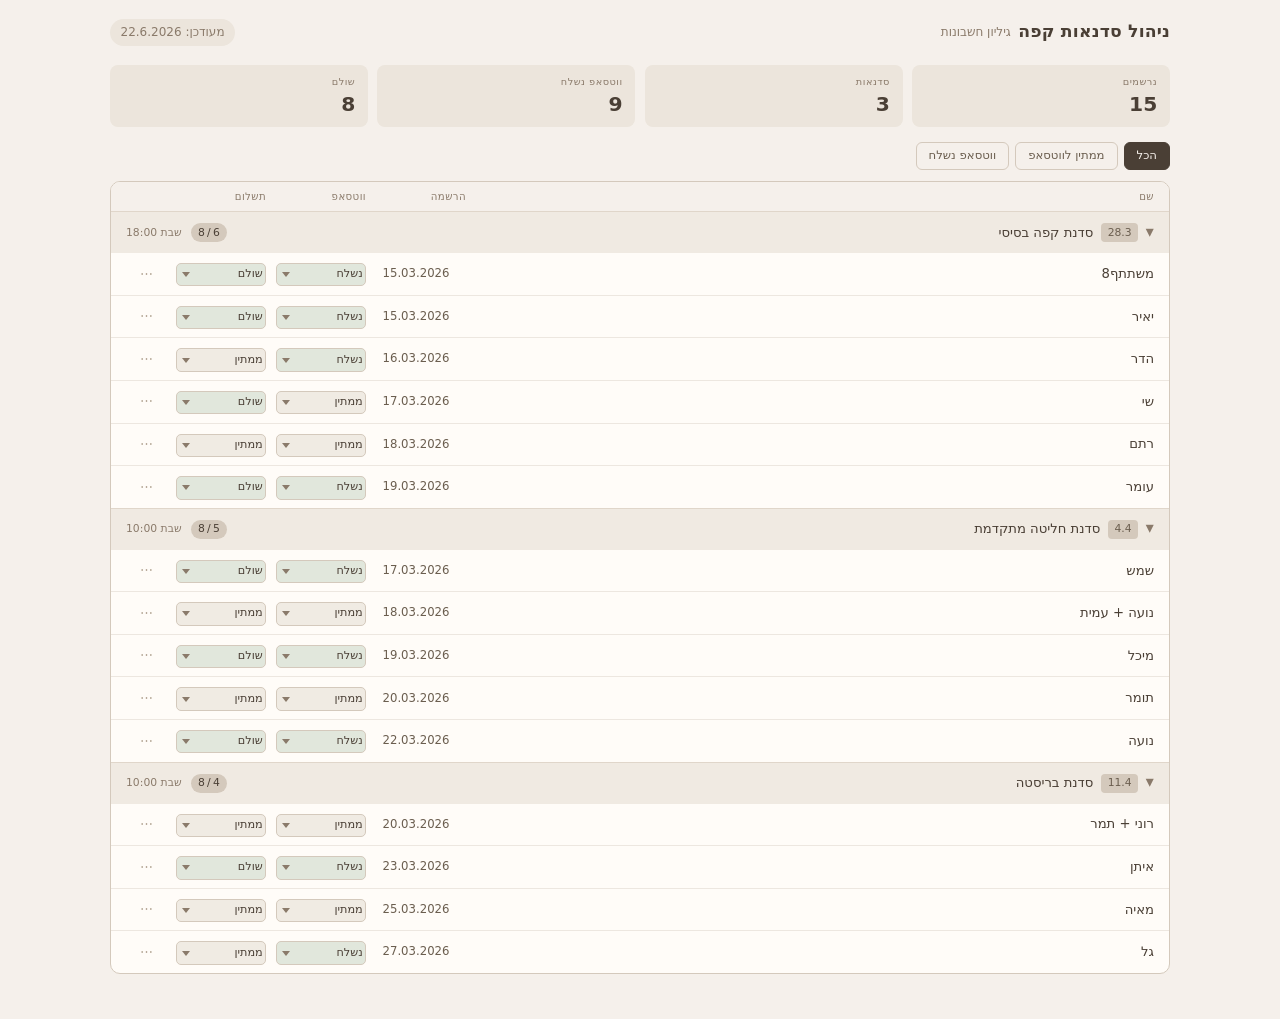
<file: sketches/admin-redesign/B-neutral-spreadsheet/index.html>
<!DOCTYPE html>
<html lang="he" dir="rtl">
<head>
<meta charset="UTF-8">
<meta name="viewport" content="width=device-width, initial-scale=1.0">
<title>ניהול סדנאות קפה — גיליון</title>
<style>
/* ── Reset & Base ───────────────────────────── */
*, *::before, *::after { margin:0; padding:0; box-sizing:border-box; }
html { font-size:15px; }
body {
  font-family: system-ui, -apple-system, 'Segoe UI', 'Noto Sans Hebrew', sans-serif;
  background: #f5f0eb;
  color: #4a3f35;
  line-height: 1.5;
  padding: 1.25rem 1rem 3rem;
  min-height: 100vh;
  -webkit-font-smoothing: antialiased;
}
a { color:inherit; text-decoration:none; }

/* ── Layout wrapper ─────────────────────────── */
.page {
  max-width: 1060px;
  margin: 0 auto;
}

/* ── Header ──────────────────────────────────── */
.page-header {
  display: flex;
  justify-content: space-between;
  align-items: center;
  margin-bottom: 1.25rem;
  flex-wrap: wrap;
  gap: 0.5rem;
}
.page-header h1 {
  font-size: 1.15rem;
  font-weight: 550;
  letter-spacing: 0.01em;
  color: #4a3f35;
  display: flex;
  align-items: center;
  gap: 0.5rem;
}
.page-header h1 small {
  font-weight: 400;
  font-size: 0.8rem;
  color: #8a7a6a;
  letter-spacing: 0;
}
.page-header .meta {
  font-size: 0.8rem;
  color: #8a7a6a;
  background: #ece5dc;
  padding: 0.3rem 0.7rem;
  border-radius: 999px;
}

/* ── Cockpit Summary ─────────────────────────── */
.cockpit {
  display: grid;
  grid-template-columns: repeat(auto-fit, minmax(110px, 1fr));
  gap: 0.625rem;
  margin-bottom: 1rem;
  direction: rtl;
}
.cockpit-card {
  background: #ece5dc;
  border-radius: 8px;
  padding: 0.7rem 0.85rem;
  display: flex;
  flex-direction: column;
}
.cockpit-card .label {
  font-size: 0.65rem;
  text-transform: uppercase;
  letter-spacing: 0.05em;
  color: #8a7a6a;
  font-weight: 500;
  margin-bottom: 0.15rem;
}
.cockpit-card .value {
  font-size: 1.35rem;
  font-weight: 550;
  color: #4a3f35;
  line-height: 1.2;
}
.cockpit-card .value small {
  font-size: 0.7rem;
  font-weight: 400;
  color: #8a7a6a;
}

/* ── Filters ─────────────────────────────────── */
.filters {
  display: flex;
  gap: 0.4rem;
  margin-bottom: 0.75rem;
  flex-wrap: wrap;
}
.filters button {
  font: inherit;
  font-size: 0.78rem;
  padding: 0.3rem 0.8rem;
  border: 1px solid #d4c9bc;
  border-radius: 6px;
  background: transparent;
  color: #6b5e4f;
  cursor: pointer;
  transition: 0.12s ease;
}
.filters button:hover { background: #e8dfd4; }
.filters button.active {
  background: #4a3f35;
  border-color: #4a3f35;
  color: #f5f0eb;
}

/* ── Table ───────────────────────────────────── */
.table-wrap {
  background: #fffcf8;
  border: 1px solid #d4c9bc;
  border-radius: 10px;
  overflow: hidden;
}

/* Workshop group ── <details> ────────────────── */
.workshop-group {
  border-bottom: 1px solid #e0d6ca;
}
.workshop-group:last-child { border-bottom: none; }

.workshop-group summary {
  display: flex;
  align-items: center;
  justify-content: space-between;
  padding: 0.7rem 1rem;
  cursor: pointer;
  background: #f0eae2;
  user-select: none;
  transition: 0.1s ease;
  gap: 0.75rem;
  flex-wrap: wrap;
}
.workshop-group summary:hover { background: #eae1d7; }
.workshop-group summary::-webkit-details-marker { display:none; }
.workshop-group summary::marker { display:none; content:''; }

.summary-left {
  display: flex;
  align-items: center;
  gap: 0.5rem;
}
.summary-left .chevron {
  display: inline-flex;
  transition: 0.2s ease;
  font-size: 0.7rem;
  color: #8a7a6a;
}
.workshop-group[open] .chevron { transform: rotate(90deg); }

.summary-left .ws-date {
  font-size: 0.72rem;
  font-weight: 500;
  color: #6b5e4f;
  background: #d4c9bc;
  padding: 0.1rem 0.45rem;
  border-radius: 4px;
  white-space: nowrap;
}
.summary-left .ws-title {
  font-weight: 520;
  font-size: 0.88rem;
  color: #4a3f35;
}
.summary-right {
  display: flex;
  align-items: center;
  gap: 0.6rem;
  font-size: 0.72rem;
  color: #8a7a6a;
}
.summary-right .ws-count {
  background: #d4c9bc;
  padding: 0.1rem 0.5rem;
  border-radius: 999px;
  color: #4a3f35;
  font-weight: 500;
}

/* ── Table header row ─────────────────────────── */
.table-header {
  display: grid;
  grid-template-columns: 1fr 100px 100px 100px 40px;
  gap: 0;
  padding: 0.45rem 1rem;
  background: #f5f0eb;
  border-bottom: 1px solid #e0d6ca;
  font-size: 0.68rem;
  font-weight: 500;
  text-transform: uppercase;
  letter-spacing: 0.04em;
  color: #8a7a6a;
  direction: rtl;
}

/* ── Table rows ────────────────────────────────── */
.table-row {
  display: grid;
  grid-template-columns: 1fr 100px 100px 100px 40px;
  gap: 0;
  padding: 0.55rem 1rem;
  align-items: center;
  border-bottom: 1px solid #ede7e0;
  direction: rtl;
  transition: 0.1s ease;
  min-height: 2.6rem;
}
.table-row:last-child { border-bottom: none; }
.table-row:hover { background: #f7f2eb; }
.table-row.hidden { display: none; }

.table-row .cell-name {
  font-weight: 450;
  font-size: 0.88rem;
}
.table-row .cell-date {
  font-size: 0.78rem;
  color: #6b5e4f;
  direction: ltr;
  text-align: center;
}
.table-row .cell-status select,
.table-row .cell-payment select {
  font: inherit;
  font-size: 0.75rem;
  padding: 0.15rem 0.15rem 0.15rem 0.4rem;
  border: 1px solid #d4c9bc;
  border-radius: 5px;
  background: #fffcf8;
  color: #4a3f35;
  cursor: pointer;
  width: 100%;
  max-width: 90px;
  direction: rtl;
  appearance: none;
  -webkit-appearance: none;
  background-image: url("data:image/svg+xml,%3Csvg xmlns='http://www.w3.org/2000/svg' width='8' height='5' viewBox='0 0 8 5'%3E%3Cpath fill='%238a7a6a' d='M0 0l4 5 4-5z'/%3E%3C/svg%3E");
  background-repeat: no-repeat;
  background-position: left 0.3rem center;
  padding-left: 1.2rem;
}
.table-row .cell-status select:focus,
.table-row .cell-payment select:focus {
  outline: none;
  border-color: #8a7a6a;
  box-shadow: 0 0 0 2px rgba(74,63,53,0.1);
}
/* Status badge colours */
.status-sent { background:#e1e7dc; color:#3e5a2f; border-color:#c3d0b6; }
.status-pending { background:#f0ebe3; color:#8a7a6a; border-color:#d4c9bc; }
.status-paid { background:#e1e7dc; color:#3e5a2f; border-color:#c3d0b6; }
.status-waiting { background:#f0ebe3; color:#8a7a6a; border-color:#d4c9bc; }

/* Colour class on select itself */
.table-row .cell-status select.status-sent,
.table-row .cell-payment select.status-paid { background-color:#e1e7dc; }
.table-row .cell-status select.status-pending,
.table-row .cell-payment select.status-waiting { background-color:#f0ebe3; }

.table-row .cell-actions {
  display: flex;
  justify-content: center;
}
.table-row .cell-actions button {
  background: none;
  border: none;
  cursor: pointer;
  font-size: 0.85rem;
  color: #b8aa9a;
  padding: 0.1rem 0.2rem;
  transition: 0.1s;
  border-radius: 4px;
  line-height: 1;
}
.table-row .cell-actions button:hover { color:#6b5e4f; background:#ede7e0; }

/* ── Responsive ───────────────────────────────── */
@media (max-width: 680px) {
  body { padding: 0.75rem 0.5rem 2rem; }
  .page-header { flex-direction: column; align-items: flex-start; gap: 0.25rem; }
  .cockpit { grid-template-columns: repeat(2, 1fr); gap: 0.4rem; }
  .cockpit-card { padding: 0.5rem 0.7rem; }
  .cockpit-card .value { font-size: 1.1rem; }

  .table-header, .table-row {
    grid-template-columns: 1fr 75px 75px 75px 32px;
    padding: 0.4rem 0.5rem;
    gap: 0.25rem;
  }
  .table-header { font-size: 0.6rem; }
  .table-row .cell-name { font-size: 0.8rem; }
  .table-row .cell-date { font-size: 0.68rem; }
  .table-row .cell-status select,
  .table-row .cell-payment select { font-size: 0.68rem; max-width: 70px; }

  .workshop-group summary { padding: 0.55rem 0.7rem; }
  .summary-left .ws-title { font-size: 0.8rem; }
}

@media (max-width: 440px) {
  .cockpit { grid-template-columns: 1fr 1fr; }
  .table-header, .table-row {
    grid-template-columns: 1fr 55px 55px 55px 28px;
    padding: 0.35rem 0.4rem;
  }
  .table-row .cell-status select,
  .table-row .cell-payment select { font-size: 0.6rem; max-width: 55px; padding:0.1rem; }
  .table-row .cell-date { font-size: 0.6rem; }
}

/* ── Utility ─────────────────────────────────── */
.sr-only { position:absolute; width:1px; height:1px; overflow:hidden; clip:rect(0,0,0,0); white-space:nowrap; border:0; }
</style>
</head>
<body>

<div class="page">

  <!-- ─── Page header ─────────────────────────── -->
  <div class="page-header">
    <h1>
      ניהול סדנאות קפה
      <small>גיליון חשבונות</small>
    </h1>
    <span class="meta">מעודכן: 22.6.2026</span>
  </div>

  <!-- ─── Cockpit summary ─────────────────────── -->
  <div class="cockpit" id="cockpit">
    <div class="cockpit-card">
      <span class="label">נרשמים</span>
      <span class="value" id="stat-total">15</span>
    </div>
    <div class="cockpit-card">
      <span class="label">סדנאות</span>
      <span class="value">3</span>
    </div>
    <div class="cockpit-card">
      <span class="label">ווטסאפ נשלח</span>
      <span class="value" id="stat-whatsapp-sent">8</span>
    </div>
    <div class="cockpit-card">
      <span class="label">שולם</span>
      <span class="value" id="stat-paid">7</span>
    </div>
  </div>

  <!-- ─── Filters ─────────────────────────────── -->
  <div class="filters" id="filters">
    <button class="active" data-filter="all">הכל</button>
    <button data-filter="pending">ממתין לווטסאפ</button>
    <button data-filter="sent">ווטסאפ נשלח</button>
  </div>

  <!-- ─── Table ───────────────────────────────── -->
  <div class="table-wrap">

    <!-- Header row -->
    <div class="table-header">
      <span>שם</span>
      <span>הרשמה</span>
      <span>ווטסאפ</span>
      <span>תשלום</span>
      <span></span>
    </div>

    <!-- ── Workshop 1 ─────────────────────────── -->
    <details class="workshop-group" open>
      <summary>
        <span class="summary-left">
          <span class="chevron">▶</span>
          <span class="ws-date">28.3</span>
          <span class="ws-title">סדנת קפה בסיסי</span>
        </span>
        <span class="summary-right">
          <span class="ws-count">6 / 8</span>
          <span>שבת 18:00</span>
        </span>
      </summary>
      <div class="table-row" data-whatsapp="sent" data-payment="paid">
        <span class="cell-name">משתתף8</span>
        <span class="cell-date">15.03.2026</span>
        <span class="cell-status">
          <select class="status-sent" data-stat="whatsapp" data-prev="sent">
            <option value="sent" selected>נשלח</option>
            <option value="pending">ממתין</option>
          </select>
        </span>
        <span class="cell-payment">
          <select class="status-paid" data-stat="payment" data-prev="paid">
            <option value="paid" selected>שולם</option>
            <option value="waiting">ממתין</option>
          </select>
        </span>
        <span class="cell-actions"><button title="עוד">⋯</button></span>
      </div>
      <div class="table-row" data-whatsapp="sent" data-payment="paid">
        <span class="cell-name">יאיר</span>
        <span class="cell-date">15.03.2026</span>
        <span class="cell-status">
          <select class="status-sent" data-stat="whatsapp" data-prev="sent">
            <option value="sent" selected>נשלח</option>
            <option value="pending">ממתין</option>
          </select>
        </span>
        <span class="cell-payment">
          <select class="status-paid" data-stat="payment" data-prev="paid">
            <option value="paid" selected>שולם</option>
            <option value="waiting">ממתין</option>
          </select>
        </span>
        <span class="cell-actions"><button title="עוד">⋯</button></span>
      </div>
      <div class="table-row" data-whatsapp="sent" data-payment="waiting">
        <span class="cell-name">הדר</span>
        <span class="cell-date">16.03.2026</span>
        <span class="cell-status">
          <select class="status-sent" data-stat="whatsapp" data-prev="sent">
            <option value="sent" selected>נשלח</option>
            <option value="pending">ממתין</option>
          </select>
        </span>
        <span class="cell-payment">
          <select class="status-waiting" data-stat="payment" data-prev="waiting">
            <option value="paid">שולם</option>
            <option value="waiting" selected>ממתין</option>
          </select>
        </span>
        <span class="cell-actions"><button title="עוד">⋯</button></span>
      </div>
      <div class="table-row" data-whatsapp="pending" data-payment="paid">
        <span class="cell-name">שי</span>
        <span class="cell-date">17.03.2026</span>
        <span class="cell-status">
          <select class="status-pending" data-stat="whatsapp" data-prev="pending">
            <option value="sent">נשלח</option>
            <option value="pending" selected>ממתין</option>
          </select>
        </span>
        <span class="cell-payment">
          <select class="status-paid" data-stat="payment" data-prev="paid">
            <option value="paid" selected>שולם</option>
            <option value="waiting">ממתין</option>
          </select>
        </span>
        <span class="cell-actions"><button title="עוד">⋯</button></span>
      </div>
      <div class="table-row" data-whatsapp="pending" data-payment="waiting">
        <span class="cell-name">רתם</span>
        <span class="cell-date">18.03.2026</span>
        <span class="cell-status">
          <select class="status-pending" data-stat="whatsapp" data-prev="pending">
            <option value="sent">נשלח</option>
            <option value="pending" selected>ממתין</option>
          </select>
        </span>
        <span class="cell-payment">
          <select class="status-waiting" data-stat="payment" data-prev="waiting">
            <option value="paid">שולם</option>
            <option value="waiting" selected>ממתין</option>
          </select>
        </span>
        <span class="cell-actions"><button title="עוד">⋯</button></span>
      </div>
      <div class="table-row" data-whatsapp="sent" data-payment="paid">
        <span class="cell-name">עומר</span>
        <span class="cell-date">19.03.2026</span>
        <span class="cell-status">
          <select class="status-sent" data-stat="whatsapp" data-prev="sent">
            <option value="sent" selected>נשלח</option>
            <option value="pending">ממתין</option>
          </select>
        </span>
        <span class="cell-payment">
          <select class="status-paid" data-stat="payment" data-prev="paid">
            <option value="paid" selected>שולם</option>
            <option value="waiting">ממתין</option>
          </select>
        </span>
        <span class="cell-actions"><button title="עוד">⋯</button></span>
      </div>
    </details>

    <!-- ── Workshop 2 ─────────────────────────── -->
    <details class="workshop-group" open>
      <summary>
        <span class="summary-left">
          <span class="chevron">▶</span>
          <span class="ws-date">4.4</span>
          <span class="ws-title">סדנת חליטה מתקדמת</span>
        </span>
        <span class="summary-right">
          <span class="ws-count">5 / 8</span>
          <span>שבת 10:00</span>
        </span>
      </summary>
      <div class="table-row" data-whatsapp="sent" data-payment="paid">
        <span class="cell-name">שמש</span>
        <span class="cell-date">17.03.2026</span>
        <span class="cell-status">
          <select class="status-sent" data-stat="whatsapp" data-prev="sent">
            <option value="sent" selected>נשלח</option>
            <option value="pending">ממתין</option>
          </select>
        </span>
        <span class="cell-payment">
          <select class="status-paid" data-stat="payment" data-prev="paid">
            <option value="paid" selected>שולם</option>
            <option value="waiting">ממתין</option>
          </select>
        </span>
        <span class="cell-actions"><button title="עוד">⋯</button></span>
      </div>
      <div class="table-row" data-whatsapp="pending" data-payment="waiting">
        <span class="cell-name">נועה + עמית</span>
        <span class="cell-date">18.03.2026</span>
        <span class="cell-status">
          <select class="status-pending" data-stat="whatsapp" data-prev="pending">
            <option value="sent">נשלח</option>
            <option value="pending" selected>ממתין</option>
          </select>
        </span>
        <span class="cell-payment">
          <select class="status-waiting" data-stat="payment" data-prev="waiting">
            <option value="paid">שולם</option>
            <option value="waiting" selected>ממתין</option>
          </select>
        </span>
        <span class="cell-actions"><button title="עוד">⋯</button></span>
      </div>
      <div class="table-row" data-whatsapp="sent" data-payment="paid">
        <span class="cell-name">מיכל</span>
        <span class="cell-date">19.03.2026</span>
        <span class="cell-status">
          <select class="status-sent" data-stat="whatsapp" data-prev="sent">
            <option value="sent" selected>נשלח</option>
            <option value="pending">ממתין</option>
          </select>
        </span>
        <span class="cell-payment">
          <select class="status-paid" data-stat="payment" data-prev="paid">
            <option value="paid" selected>שולם</option>
            <option value="waiting">ממתין</option>
          </select>
        </span>
        <span class="cell-actions"><button title="עוד">⋯</button></span>
      </div>
      <div class="table-row" data-whatsapp="pending" data-payment="waiting">
        <span class="cell-name">תומר</span>
        <span class="cell-date">20.03.2026</span>
        <span class="cell-status">
          <select class="status-pending" data-stat="whatsapp" data-prev="pending">
            <option value="sent">נשלח</option>
            <option value="pending" selected>ממתין</option>
          </select>
        </span>
        <span class="cell-payment">
          <select class="status-waiting" data-stat="payment" data-prev="waiting">
            <option value="paid">שולם</option>
            <option value="waiting" selected>ממתין</option>
          </select>
        </span>
        <span class="cell-actions"><button title="עוד">⋯</button></span>
      </div>
      <div class="table-row" data-whatsapp="sent" data-payment="paid">
        <span class="cell-name">נועה</span>
        <span class="cell-date">22.03.2026</span>
        <span class="cell-status">
          <select class="status-sent" data-stat="whatsapp" data-prev="sent">
            <option value="sent" selected>נשלח</option>
            <option value="pending">ממתין</option>
          </select>
        </span>
        <span class="cell-payment">
          <select class="status-paid" data-stat="payment" data-prev="paid">
            <option value="paid" selected>שולם</option>
            <option value="waiting">ממתין</option>
          </select>
        </span>
        <span class="cell-actions"><button title="עוד">⋯</button></span>
      </div>
    </details>

    <!-- ── Workshop 3 ─────────────────────────── -->
    <details class="workshop-group" open>
      <summary>
        <span class="summary-left">
          <span class="chevron">▶</span>
          <span class="ws-date">11.4</span>
          <span class="ws-title">סדנת בריסטה</span>
        </span>
        <span class="summary-right">
          <span class="ws-count">4 / 8</span>
          <span>שבת 10:00</span>
        </span>
      </summary>
      <div class="table-row" data-whatsapp="pending" data-payment="waiting">
        <span class="cell-name">רוני + תמר</span>
        <span class="cell-date">20.03.2026</span>
        <span class="cell-status">
          <select class="status-pending" data-stat="whatsapp" data-prev="pending">
            <option value="sent">נשלח</option>
            <option value="pending" selected>ממתין</option>
          </select>
        </span>
        <span class="cell-payment">
          <select class="status-waiting" data-stat="payment" data-prev="waiting">
            <option value="paid">שולם</option>
            <option value="waiting" selected>ממתין</option>
          </select>
        </span>
        <span class="cell-actions"><button title="עוד">⋯</button></span>
      </div>
      <div class="table-row" data-whatsapp="sent" data-payment="paid">
        <span class="cell-name">איתן</span>
        <span class="cell-date">23.03.2026</span>
        <span class="cell-status">
          <select class="status-sent" data-stat="whatsapp" data-prev="sent">
            <option value="sent" selected>נשלח</option>
            <option value="pending">ממתין</option>
          </select>
        </span>
        <span class="cell-payment">
          <select class="status-paid" data-stat="payment" data-prev="paid">
            <option value="paid" selected>שולם</option>
            <option value="waiting">ממתין</option>
          </select>
        </span>
        <span class="cell-actions"><button title="עוד">⋯</button></span>
      </div>
      <div class="table-row" data-whatsapp="pending" data-payment="waiting">
        <span class="cell-name">מאיה</span>
        <span class="cell-date">25.03.2026</span>
        <span class="cell-status">
          <select class="status-pending" data-stat="whatsapp" data-prev="pending">
            <option value="sent">נשלח</option>
            <option value="pending" selected>ממתין</option>
          </select>
        </span>
        <span class="cell-payment">
          <select class="status-waiting" data-stat="payment" data-prev="waiting">
            <option value="paid">שולם</option>
            <option value="waiting" selected>ממתין</option>
          </select>
        </span>
        <span class="cell-actions"><button title="עוד">⋯</button></span>
      </div>
      <div class="table-row" data-whatsapp="sent" data-payment="waiting">
        <span class="cell-name">גל</span>
        <span class="cell-date">27.03.2026</span>
        <span class="cell-status">
          <select class="status-sent" data-stat="whatsapp" data-prev="sent">
            <option value="sent" selected>נשלח</option>
            <option value="pending">ממתין</option>
          </select>
        </span>
        <span class="cell-payment">
          <select class="status-waiting" data-stat="payment" data-prev="waiting">
            <option value="paid">שולם</option>
            <option value="waiting" selected>ממתין</option>
          </select>
        </span>
        <span class="cell-actions"><button title="עוד">⋯</button></span>
      </div>
    </details>

  </div><!-- /.table-wrap -->

</div><!-- /.page -->

<script>
(function() {
  'use strict';

  /* ── Recalc cockpit counters ─────────────── */
  function updateCockpit() {
    const rows = document.querySelectorAll('.table-row:not(.hidden)');
    let total = 0, sent = 0, paid = 0;
    rows.forEach(function(row) {
      const ws = row.querySelector('select[data-stat="whatsapp"]');
      const py = row.querySelector('select[data-stat="payment"]');
      if (!ws || !py) return;
      total++;
      if (ws.value === 'sent') sent++;
      if (py.value === 'paid') paid++;
    });
    document.getElementById('stat-total').textContent = total;
    document.getElementById('stat-whatsapp-sent').textContent = sent;
    document.getElementById('stat-paid').textContent = paid;
  }

  /* ── Style select on change ──────────────── */
  function styleSelect(sel) {
    const v = sel.value;
    sel.classList.remove('status-sent','status-pending','status-paid','status-waiting');
    if (v === 'sent') sel.classList.add('status-sent');
    else if (v === 'pending') sel.classList.add('status-pending');
    else if (v === 'paid') sel.classList.add('status-paid');
    else if (v === 'waiting') sel.classList.add('status-waiting');
  }

  // Bind change listeners to all status selects
  document.querySelectorAll('select[data-stat]').forEach(function(sel) {
    styleSelect(sel);
    sel.addEventListener('change', function() {
      styleSelect(this);
      updateCockpit();
    });
  });

  /* ── Filter buttons ──────────────────────── */
  var filterBtns = document.querySelectorAll('#filters button');
  filterBtns.forEach(function(btn) {
    btn.addEventListener('click', function() {
      filterBtns.forEach(function(b) { b.classList.remove('active'); });
      this.classList.add('active');
      var filter = this.getAttribute('data-filter');
      var rows = document.querySelectorAll('.table-row');
      rows.forEach(function(row) {
        if (filter === 'all') {
          row.classList.remove('hidden');
        } else if (filter === 'sent') {
          var ws = row.querySelector('select[data-stat="whatsapp"]');
          row.classList.toggle('hidden', !ws || ws.value !== 'sent');
        } else if (filter === 'pending') {
          var ws = row.querySelector('select[data-stat="whatsapp"]');
          row.classList.toggle('hidden', !ws || ws.value !== 'pending');
        }
      });
      updateCockpit();
    });
  });

  /* ── Initial count ───────────────────────── */
  updateCockpit();

})();
</script>

</body>
</html>
</file>
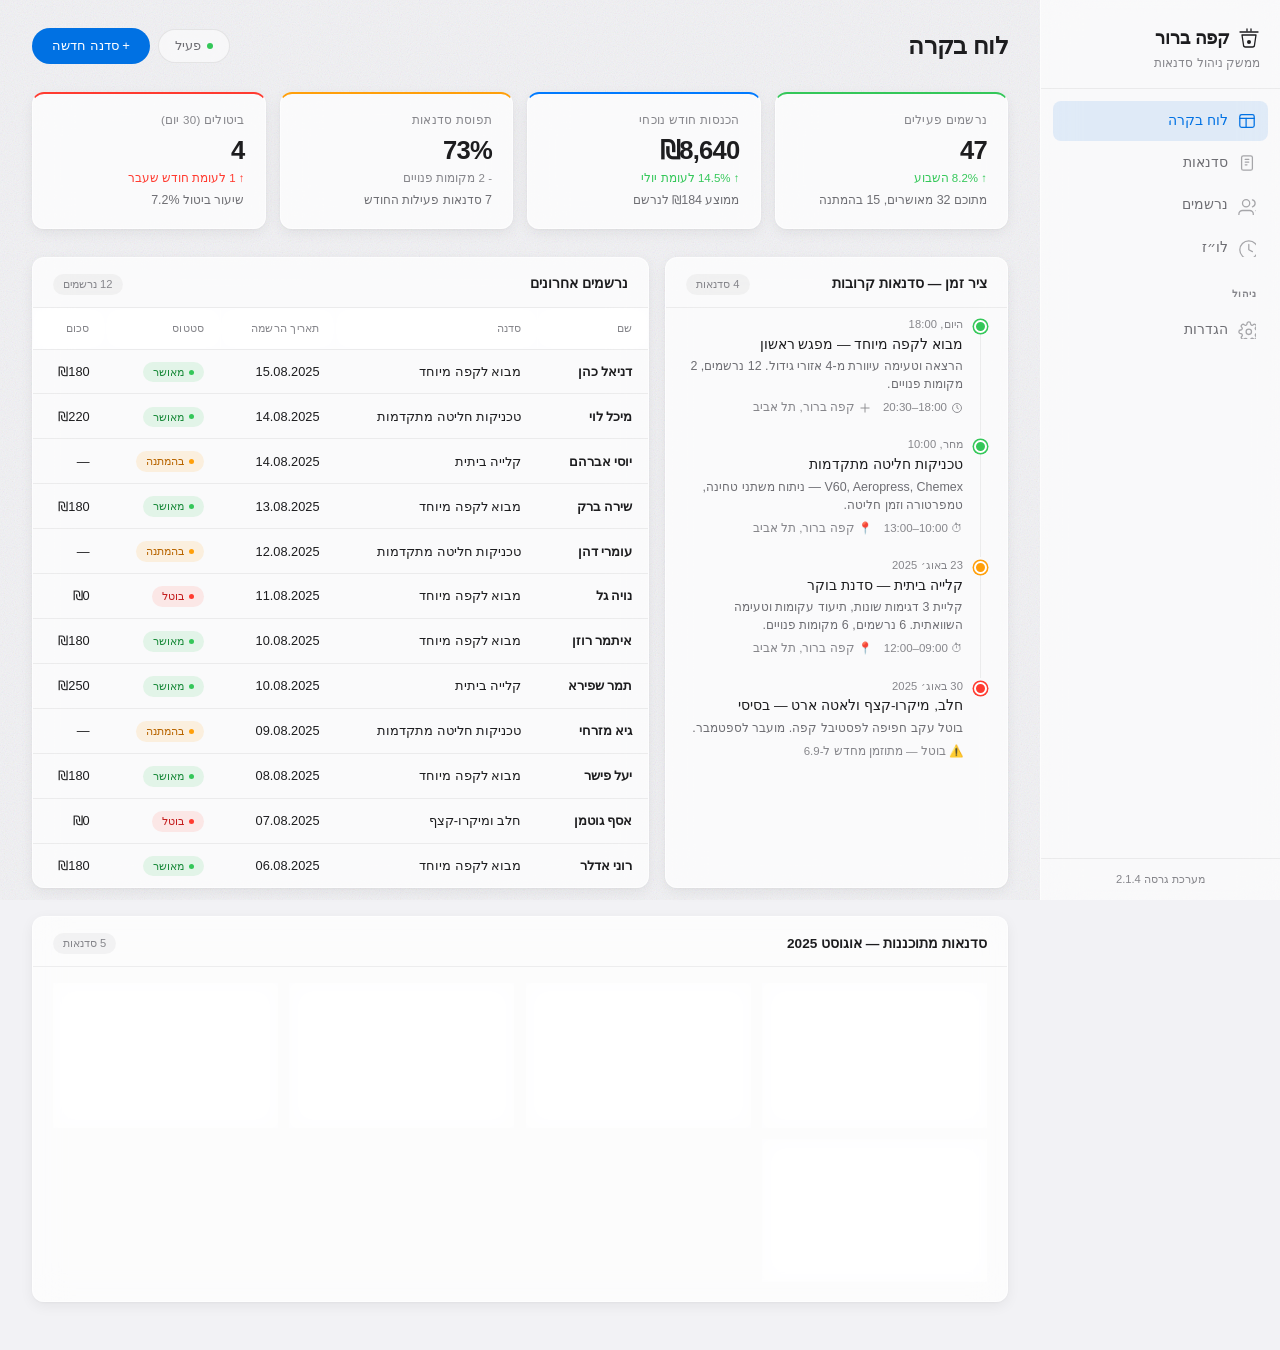
<file: sketches/admin-redesign/C-apple-glass-ops/index.html>
<!DOCTYPE html>
<html lang="he" dir="rtl">
<head>
  <meta charset="UTF-8">
  <meta name="viewport" content="width=device-width, initial-scale=1.0, viewport-fit=cover">
  <title>ניהול סדנאות קפה — Apple Glass Ops</title>
  <link rel="preconnect" href="https://fonts.googleapis.com">
  <style>
    /* ============================================================
       Apple Glass Ops — Restrained glassmorphism for coffee ops
       Design stance: utility-first glass, not decorative blur.
       ============================================================ */

    /* ---------- Reset & Base ---------- */
    *, *::before, *::after {
      box-sizing: border-box;
      margin: 0;
      padding: 0;
    }

    :root {
      --bg: #f2f2f5;
      --glass-bg: rgba(255,255,255,0.72);
      --glass-border: rgba(255,255,255,0.56);
      --glass-shadow: 0 1px 3px rgba(0,0,0,0.04),
                      0 4px 14px rgba(0,0,0,0.06);
      --glass-blur: 18px;
      --accent: #0071e3;
      --accent-hover: #0066cc;
      --text-primary: #1d1d1f;
      --text-secondary: #6e6e73;
      --text-tertiary: #86868b;
      --separator: rgba(0,0,0,0.06);
      --status-green: #34c759;
      --status-yellow: #ff9f0a;
      --status-red: #ff3b30;
      --status-blue: #007aff;
      --radius-sm: 8px;
      --radius-md: 12px;
      --radius-lg: 16px;
      --radius-xl: 20px;
      --font: -apple-system, BlinkMacSystemFont, 'SF Pro Display', 'SF Pro Text',
              'Helvetica Neue', Helvetica, Arial, sans-serif;
      --font-heb: 'SF Pro Text', -apple-system, BlinkMacSystemFont,
                  'Helvetica Neue', 'Segoe UI', Arial, sans-serif;
      --max-width: 1200px;
      --sidebar-w: 240px;
    }

    html {
      font-size: 16px;
      -webkit-font-smoothing: antialiased;
      -moz-osx-font-smoothing: grayscale;
      text-rendering: optimizeLegibility;
    }

    body {
      font-family: var(--font-heb);
      background: var(--bg);
      color: var(--text-primary);
      line-height: 1.5;
      min-height: 100vh;
      overflow-x: hidden;
    }

    /* ---------- Subtle macOS noise texture (barely there) ---------- */
    body::before {
      content: '';
      position: fixed;
      inset: 0;
      z-index: -1;
      opacity: 0.15;
      background-image: url("data:image/svg+xml,%3Csvg viewBox='0 0 256 256' xmlns='http://www.w3.org/2000/svg'%3E%3Cfilter id='n'%3E%3CfeTurbulence type='fractalNoise' baseFrequency='0.9' numOctaves='4' stitchTiles='stitch'/%3E%3C/filter%3E%3Crect width='100%25' height='100%25' filter='url(%23n)'/%3E%3C/svg%3E");
      background-size: 256px 256px;
      pointer-events: none;
    }

    /* ---------- Layout ---------- */
    .app {
      display: flex;
      min-height: 100vh;
    }

    /* =============================================================
       Sidebar — glass sidebar with minimal chrome
       ============================================================= */
    .sidebar {
      position: fixed;
      top: 0;
      right: 0;
      width: var(--sidebar-w);
      height: 100vh;
      z-index: 100;
      backdrop-filter: blur(var(--glass-blur));
      -webkit-backdrop-filter: blur(var(--glass-blur));
      background: rgba(255,255,255,0.65);
      border-left: 1px solid var(--glass-border);
      display: flex;
      flex-direction: column;
      padding: 0;
      transition: transform 0.3s cubic-bezier(0.25, 0.1, 0.25, 1);
    }

    .sidebar-brand {
      padding: 24px 20px 16px;
      border-bottom: 1px solid var(--separator);
    }

    .sidebar-brand h1 {
      font-size: 1.15rem;
      font-weight: 600;
      letter-spacing: -0.01em;
      color: var(--text-primary);
      display: flex;
      align-items: center;
      gap: 8px;
    }

    .sidebar-brand h1 svg {
      width: 22px;
      height: 22px;
      flex-shrink: 0;
    }

    .sidebar-brand .sub {
      font-size: 0.75rem;
      color: var(--text-tertiary);
      margin-top: 2px;
      font-weight: 400;
    }

    .sidebar-nav {
      flex: 1;
      padding: 12px 12px;
      display: flex;
      flex-direction: column;
      gap: 2px;
    }

    .sidebar-nav a {
      display: flex;
      align-items: center;
      gap: 10px;
      padding: 10px 12px;
      border-radius: var(--radius-sm);
      font-size: 0.85rem;
      font-weight: 450;
      color: var(--text-secondary);
      text-decoration: none;
      transition: all 0.15s ease;
    }

    .sidebar-nav a svg {
      width: 18px;
      height: 18px;
      flex-shrink: 0;
      opacity: 0.6;
    }

    .sidebar-nav a:hover {
      background: rgba(0,0,0,0.04);
      color: var(--text-primary);
    }

    .sidebar-nav a.active {
      background: rgba(0,113,227,0.10);
      color: var(--accent);
      font-weight: 500;
    }

    .sidebar-nav a.active svg {
      opacity: 1;
    }

    .sidebar-nav .section-label {
      font-size: 0.65rem;
      font-weight: 600;
      letter-spacing: 0.04em;
      text-transform: uppercase;
      color: var(--text-tertiary);
      padding: 16px 12px 6px;
    }

    .sidebar-footer {
      padding: 12px;
      border-top: 1px solid var(--separator);
      font-size: 0.7rem;
      color: var(--text-tertiary);
      text-align: center;
    }

    /* =============================================================
       Main Content Area
       ============================================================= */
    .main {
      flex: 1;
      margin-right: var(--sidebar-w);
      padding: 28px 32px 48px;
      min-width: 0;
    }

    /* ---------- Top Bar ---------- */
    .topbar {
      display: flex;
      align-items: center;
      justify-content: space-between;
      margin-bottom: 28px;
      flex-wrap: wrap;
      gap: 12px;
    }

    .topbar h2 {
      font-size: 1.5rem;
      font-weight: 620;
      letter-spacing: -0.025em;
      color: var(--text-primary);
    }

    .topbar-actions {
      display: flex;
      gap: 8px;
      align-items: center;
    }

    .topbar-actions .glass-pill {
      padding: 6px 16px;
      border-radius: 50px;
      font-size: 0.8rem;
      font-weight: 500;
      border: 0.5px solid rgba(0,0,0,0.08);
      background: rgba(255,255,255,0.55);
      backdrop-filter: blur(8px);
      -webkit-backdrop-filter: blur(8px);
      color: var(--text-secondary);
      cursor: default;
      display: flex;
      align-items: center;
      gap: 6px;
    }

    .topbar-actions .glass-pill .dot {
      width: 6px;
      height: 6px;
      border-radius: 50%;
      background: var(--status-green);
    }

    .topbar-actions .btn-primary {
      padding: 8px 20px;
      border-radius: 50px;
      font-size: 0.82rem;
      font-weight: 500;
      background: var(--accent);
      color: white;
      border: none;
      cursor: default;
      transition: background 0.15s;
    }

    .topbar-actions .btn-primary:hover {
      background: var(--accent-hover);
    }

    /* =============================================================
       Cockpit Cards — key operational metrics
       ============================================================= */
    .cockpit {
      display: grid;
      grid-template-columns: repeat(auto-fit, minmax(200px, 1fr));
      gap: 14px;
      margin-bottom: 28px;
    }

    .cockpit-card {
      backdrop-filter: blur(var(--glass-blur));
      -webkit-backdrop-filter: blur(var(--glass-blur));
      background: var(--glass-bg);
      border: 0.5px solid var(--glass-border);
      border-radius: var(--radius-md);
      box-shadow: var(--glass-shadow);
      padding: 18px 20px;
      transition: all 0.2s ease;
    }

    .cockpit-card:hover {
      background: rgba(255,255,255,0.80);
      box-shadow: 0 2px 8px rgba(0,0,0,0.06),
                  0 6px 20px rgba(0,0,0,0.05);
      transform: translateY(-1px);
    }

    .cockpit-card .label {
      font-size: 0.72rem;
      font-weight: 500;
      letter-spacing: 0.02em;
      color: var(--text-tertiary);
      text-transform: uppercase;
      margin-bottom: 6px;
    }

    .cockpit-card .value {
      font-size: 1.6rem;
      font-weight: 640;
      letter-spacing: -0.03em;
      color: var(--text-primary);
      line-height: 1.2;
    }

    .cockpit-card .change {
      font-size: 0.72rem;
      margin-top: 4px;
      display: flex;
      align-items: center;
      gap: 4px;
    }

    .cockpit-card .change.up { color: var(--status-green); }
    .cockpit-card .change.down { color: var(--status-red); }
    .cockpit-card .change.neutral { color: var(--text-tertiary); }

    .cockpit-card .sub {
      font-size: 0.78rem;
      color: var(--text-secondary);
      margin-top: 4px;
    }

    /* accent bar accent at top */
    .cockpit-card.accent-green { border-top: 2.5px solid var(--status-green); }
    .cockpit-card.accent-blue  { border-top: 2.5px solid var(--status-blue); }
    .cockpit-card.accent-yellow{ border-top: 2.5px solid var(--status-yellow); }
    .cockpit-card.accent-red   { border-top: 2.5px solid var(--status-red); }

    /* =============================================================
       Two-column: Timeline + Registration Table
       ============================================================= */
    .panels {
      display: grid;
      grid-template-columns: 1fr 1.8fr;
      gap: 16px;
      margin-bottom: 28px;
    }

    /* ---------- Glass Panel Base ---------- */
    .glass-panel {
      backdrop-filter: blur(var(--glass-blur));
      -webkit-backdrop-filter: blur(var(--glass-blur));
      background: var(--glass-bg);
      border: 0.5px solid var(--glass-border);
      border-radius: var(--radius-md);
      box-shadow: var(--glass-shadow);
      overflow: hidden;
    }

    .panel-header {
      display: flex;
      align-items: center;
      justify-content: space-between;
      padding: 16px 20px 12px;
      border-bottom: 1px solid var(--separator);
    }

    .panel-header h3 {
      font-size: 0.85rem;
      font-weight: 600;
      color: var(--text-primary);
    }

    .panel-header .badge {
      font-size: 0.7rem;
      font-weight: 500;
      color: var(--text-tertiary);
      background: rgba(0,0,0,0.04);
      padding: 2px 10px;
      border-radius: 50px;
    }

    /* =====================
       Timeline / Details
       ===================== */
    .timeline {
      padding: 8px 20px 16px;
    }

    .timeline-item {
      position: relative;
      padding-right: 24px;
      padding-bottom: 20px;
    }

    .timeline-item:last-child {
      padding-bottom: 4px;
    }

    .timeline-item::before {
      content: '';
      position: absolute;
      right: 6px;
      top: 6px;
      bottom: 0;
      width: 1.5px;
      background: var(--separator);
    }

    .timeline-item:last-child::before {
      display: none;
    }

    .timeline-item .dot {
      position: absolute;
      right: 0;
      top: 4px;
      width: 13px;
      height: 13px;
      border-radius: 50%;
      border: 2.5px solid white;
      box-shadow: 0 0 0 1.5px var(--accent);
      background: var(--accent);
      z-index: 1;
    }

    .timeline-item .dot.green {
      box-shadow: 0 0 0 1.5px var(--status-green);
      background: var(--status-green);
    }

    .timeline-item .dot.yellow {
      box-shadow: 0 0 0 1.5px var(--status-yellow);
      background: var(--status-yellow);
    }

    .timeline-item .dot.red {
      box-shadow: 0 0 0 1.5px var(--status-red);
      background: var(--status-red);
    }

    .timeline-item .time {
      font-size: 0.7rem;
      font-weight: 500;
      color: var(--text-tertiary);
      letter-spacing: 0.01em;
    }

    .timeline-item .title {
      font-size: 0.85rem;
      font-weight: 500;
      color: var(--text-primary);
      margin-top: 2px;
    }

    .timeline-item .desc {
      font-size: 0.78rem;
      color: var(--text-secondary);
      margin-top: 2px;
      line-height: 1.45;
    }

    .timeline-item .meta {
      display: flex;
      gap: 12px;
      margin-top: 6px;
      font-size: 0.72rem;
      color: var(--text-tertiary);
    }

    .timeline-item .meta span {
      display: flex;
      align-items: center;
      gap: 4px;
    }

    /* =====================
       Table
       ===================== */
    .table-wrap {
      overflow-x: auto;
      -webkit-overflow-scrolling: touch;
    }

    .reg-table {
      width: 100%;
      border-collapse: collapse;
      font-size: 0.8rem;
    }

    .reg-table thead th {
      text-align: right;
      padding: 12px 16px;
      font-weight: 500;
      font-size: 0.7rem;
      letter-spacing: 0.02em;
      text-transform: uppercase;
      color: var(--text-tertiary);
      border-bottom: 1px solid var(--separator);
      white-space: nowrap;
      position: sticky;
      top: 0;
      background: rgba(255,255,255,0.7);
      backdrop-filter: blur(8px);
      -webkit-backdrop-filter: blur(8px);
    }

    .reg-table tbody tr {
      transition: background 0.1s;
    }

    .reg-table tbody tr:hover {
      background: rgba(0,0,0,0.02);
    }

    .reg-table tbody td {
      padding: 11px 16px;
      border-bottom: 1px solid var(--separator);
      color: var(--text-primary);
      vertical-align: middle;
    }

    .reg-table tbody tr:last-child td {
      border-bottom: none;
    }

    .reg-table .status-badge {
      display: inline-flex;
      align-items: center;
      gap: 5px;
      padding: 2px 10px;
      border-radius: 50px;
      font-size: 0.7rem;
      font-weight: 500;
    }

    .reg-table .status-badge.confirmed {
      background: rgba(52,199,89,0.12);
      color: #1a8a3a;
    }

    .reg-table .status-badge.pending {
      background: rgba(255,159,10,0.12);
      color: #b86500;
    }

    .reg-table .status-badge.cancelled {
      background: rgba(255,59,48,0.10);
      color: #c41e1e;
    }

    .reg-table .status-badge .sdot {
      width: 5px;
      height: 5px;
      border-radius: 50%;
    }

    .reg-table .status-badge.confirmed .sdot { background: var(--status-green); }
    .reg-table .status-badge.pending .sdot { background: var(--status-yellow); }
    .reg-table .status-badge.cancelled .sdot { background: var(--status-red); }

    .reg-table .amount {
      font-variant-numeric: tabular-nums;
      font-weight: 500;
    }

    /* =============================================================
       Bottom Section — Upcoming Workshops (horizontal cards)
       ============================================================= */
    .upcoming-section {
      margin-bottom: 0;
    }

    .upcoming-section .panel-header {
      margin-bottom: 0;
    }

    .upcoming-grid {
      display: grid;
      grid-template-columns: repeat(auto-fit, minmax(220px, 1fr));
      gap: 12px;
      padding: 16px 20px 20px;
    }

    .upcoming-card {
      backdrop-filter: blur(12px);
      -webkit-backdrop-filter: blur(12px);
      background: rgba(255,255,255,0.48);
      border: 0.5px solid rgba(255,255,255,0.5);
      border-radius: var(--radius-sm);
      padding: 16px;
      transition: all 0.2s ease;
    }

    .upcoming-card:hover {
      background: rgba(255,255,255,0.65);
      box-shadow: 0 2px 8px rgba(0,0,0,0.04);
    }

    .upcoming-card .date-badge {
      font-size: 0.7rem;
      font-weight: 500;
      color: var(--accent);
      margin-bottom: 6px;
    }

    .upcoming-card h4 {
      font-size: 0.88rem;
      font-weight: 600;
      color: var(--text-primary);
      margin-bottom: 3px;
    }

    .upcoming-card p {
      font-size: 0.74rem;
      color: var(--text-secondary);
    }

    .upcoming-card .spots {
      margin-top: 8px;
      display: flex;
      align-items: center;
      gap: 6px;
    }

    .upcoming-card .spots .bar-bg {
      flex: 1;
      height: 4px;
      border-radius: 4px;
      background: rgba(0,0,0,0.06);
      overflow: hidden;
    }

    .upcoming-card .spots .bar-fill {
      height: 100%;
      border-radius: 4px;
      background: var(--accent);
    }

    .upcoming-card .spots .count {
      font-size: 0.7rem;
      color: var(--text-tertiary);
      font-variant-numeric: tabular-nums;
      min-width: 44px;
      text-align: left;
    }

    /* =============================================================
       Utility / micro-interactions
       ============================================================= */
    .material-divider {
      height: 0.5px;
      background: linear-gradient(
        to left,
        transparent 0%,
        var(--separator) 15%,
        var(--separator) 85%,
        transparent 100%
      );
      margin: 0 20px;
    }

    /* subtle material-like press effect on glass panels */
    .glass-panel:active,
    .cockpit-card:active {
      transform: scale(0.997);
    }

    /* =============================================================
       Mobile: sidebar drawer behaviour
       ============================================================= */
    .mobile-menu-toggle {
      display: none;
      background: none;
      border: none;
      padding: 8px;
      cursor: default;
      color: var(--text-primary);
    }

    .sidebar-overlay {
      display: none;
      position: fixed;
      inset: 0;
      background: rgba(0,0,0,0.2);
      z-index: 99;
      backdrop-filter: blur(4px);
      -webkit-backdrop-filter: blur(4px);
    }

    @media (max-width: 820px) {
      .sidebar {
        transform: translateX(100%);
      }

      .sidebar.open {
        transform: translateX(0);
      }

      .sidebar-overlay.open {
        display: block;
      }

      .mobile-menu-toggle {
        display: flex;
        align-items: center;
        gap: 6px;
        font-size: 0.82rem;
        font-weight: 500;
        color: var(--accent);
      }

      .main {
        margin-right: 0;
        padding: 20px 16px 32px;
      }

      .panels {
        grid-template-columns: 1fr;
      }

      .cockpit {
        grid-template-columns: repeat(auto-fit, minmax(155px, 1fr));
        gap: 10px;
      }

      .cockpit-card .value {
        font-size: 1.3rem;
      }

      .topbar h2 {
        font-size: 1.2rem;
      }
    }

    @media (max-width: 480px) {
      .main {
        padding: 14px 12px 24px;
      }

      .cockpit {
        grid-template-columns: 1fr 1fr;
        gap: 8px;
      }

      .cockpit-card {
        padding: 14px 14px;
      }

      .reg-table thead th,
      .reg-table tbody td {
        padding: 8px 10px;
        font-size: 0.74rem;
      }

      .upcoming-grid {
        grid-template-columns: 1fr;
        padding: 12px 14px 16px;
      }
    }
  </style>
</head>
<body>

<div class="app" id="app">

  <!-- ============================================================
       Sidebar
       ============================================================ -->
  <aside class="sidebar" id="sidebar">
    <div class="sidebar-brand">
      <h1>
        <svg viewBox="0 0 22 22" fill="none" stroke="currentColor" stroke-width="1.3" stroke-linecap="round" stroke-linejoin="round">
          <path d="M4 8h14l-1.5 10a2 2 0 0 1-2 2H7.5a2 2 0 0 1-2-2L4 8z"/>
          <path d="M2 5h18"/>
          <path d="M9 4V2"/>
          <path d="M13 4V2"/>
          <circle cx="11" cy="15" r="2" fill="currentColor" stroke="none"/>
        </svg>
        קפה ברור
      </h1>
      <div class="sub">ממשק ניהול סדנאות</div>
    </div>

    <nav class="sidebar-nav">
      <a href="#" class="active">
        <svg viewBox="0 0 20 20" fill="none" stroke="currentColor" stroke-width="1.4" stroke-linecap="round" stroke-linejoin="round">
          <rect x="2" y="3" width="16" height="14" rx="2"/>
          <path d="M2 7h16"/>
          <path d="M9 7v10"/>
        </svg>
        לוח בקרה
      </a>
      <a href="#">
        <svg viewBox="0 0 20 20" fill="none" stroke="currentColor" stroke-width="1.4" stroke-linecap="round" stroke-linejoin="round">
          <path d="M14 2H6a2 2 0 0 0-2 2v12a2 2 0 0 0 2 2h8a2 2 0 0 0 2-2V4a2 2 0 0 0-2-2z"/>
          <path d="M8 6h4"/>
          <path d="M8 9h4"/>
          <path d="M8 12h2"/>
        </svg>
        סדנאות
      </a>
      <a href="#">
        <svg viewBox="0 0 20 20" fill="none" stroke="currentColor" stroke-width="1.4" stroke-linecap="round" stroke-linejoin="round">
          <path d="M17 21v-2a4 4 0 0 0-4-4H5a4 4 0 0 0-4 4v2"/>
          <circle cx="9" cy="7" r="4"/>
          <path d="M23 21v-2a4 4 0 0 0-3-3.87"/>
          <path d="M16 3.13a4 4 0 0 1 0 7.75"/>
        </svg>
        נרשמים
      </a>
      <a href="#">
        <svg viewBox="0 0 20 20" fill="none" stroke="currentColor" stroke-width="1.4" stroke-linecap="round" stroke-linejoin="round">
          <circle cx="12" cy="12" r="10"/>
          <path d="M12 6v6l4 2"/>
        </svg>
        לו״ז
      </a>
      <div class="section-label">ניהול</div>
      <a href="#">
        <svg viewBox="0 0 20 20" fill="none" stroke="currentColor" stroke-width="1.4" stroke-linecap="round" stroke-linejoin="round">
          <circle cx="12" cy="12" r="3"/>
          <path d="M19.4 15a1.65 1.65 0 0 0 .33 1.82l.06.06a2 2 0 0 1-2.83 2.83l-.06-.06a1.65 1.65 0 0 0-1.82-.33 1.65 1.65 0 0 0-1 1.51V21a2 2 0 0 1-4 0v-.09A1.65 1.65 0 0 0 9 19.4a1.65 1.65 0 0 0-1.82.33l-.06.06a2 2 0 0 1-2.83-2.83l.06-.06A1.65 1.65 0 0 0 4.68 15a1.65 1.65 0 0 0-1.51-1H3a2 2 0 0 1 0-4h.09A1.65 1.65 0 0 0 4.6 9a1.65 1.65 0 0 0-.33-1.82l-.06-.06a2 2 0 0 1 2.83-2.83l.06.06A1.65 1.65 0 0 0 9 4.68a1.65 1.65 0 0 0 1-1.51V3a2 2 0 0 1 4 0v.09a1.65 1.65 0 0 0 1 1.51 1.65 1.65 0 0 0 1.82-.33l.06-.06a2 2 0 0 1 2.83 2.83l-.06.06A1.65 1.65 0 0 0 19.4 9a1.65 1.65 0 0 0 1.51 1H21a2 2 0 0 1 0 4h-.09a1.65 1.65 0 0 0-1.51 1z"/>
        </svg>
        הגדרות
      </a>
    </nav>

    <div class="sidebar-footer">
      מערכת גרסה 2.1.4
    </div>
  </aside>

  <!-- sidebar overlay for mobile -->
  <div class="sidebar-overlay" id="overlay"></div>

  <!-- ============================================================
       Main
       ============================================================ -->
  <main class="main">

    <!-- Top Bar -->
    <header class="topbar">
      <div style="display:flex;align-items:center;gap:10px;">
        <button class="mobile-menu-toggle" id="menuToggle">
          <svg width="20" height="20" viewBox="0 0 20 20" fill="none" stroke="currentColor" stroke-width="1.5" stroke-linecap="round">
            <path d="M3 5h14"/>
            <path d="M3 10h14"/>
            <path d="M3 15h14"/>
          </svg>
          תפריט
        </button>
        <h2>לוח בקרה</h2>
      </div>
      <div class="topbar-actions">
        <span class="glass-pill">
          <span class="dot"></span>
          פעיל
        </span>
        <span class="btn-primary">+ סדנה חדשה</span>
      </div>
    </header>

    <!-- ============================================================
         Cockpit Cards
         ============================================================ -->
    <section class="cockpit">

      <div class="cockpit-card accent-green">
        <div class="label">נרשמים פעילים</div>
        <div class="value">47</div>
        <div class="change up">↑ 8.2% השבוע</div>
        <div class="sub">מתוכם 32 מאושרים, 15 בהמתנה</div>
      </div>

      <div class="cockpit-card accent-blue">
        <div class="label">הכנסות חודש נוכחי</div>
        <div class="value">₪8,640</div>
        <div class="change up">↑ 14.5% לעומת יולי</div>
        <div class="sub">ממוצע ₪184 לנרשם</div>
      </div>

      <div class="cockpit-card accent-yellow">
        <div class="label">תפוסת סדנאות</div>
        <div class="value">73%</div>
        <div class="change neutral">- 2 מקומות פנויים</div>
        <div class="sub">7 סדנאות פעילות החודש</div>
      </div>

      <div class="cockpit-card accent-red">
        <div class="label">ביטולים (30 יום)</div>
        <div class="value">4</div>
        <div class="change up" style="color:var(--status-red);">↑ 1 לעומת חודש שעבר</div>
        <div class="sub">שיעור ביטול 7.2%</div>
      </div>

    </section>

    <!-- ============================================================
         Panels: Timeline + Table
         ============================================================ -->
    <div class="panels">

      <!-- Timeline / Details Panel -->
      <div class="glass-panel">
        <div class="panel-header">
          <h3>ציר זמן — סדנאות קרובות</h3>
          <span class="badge">4 סדנאות</span>
        </div>
        <div class="timeline">

          <div class="timeline-item">
            <div class="dot green"></div>
            <div class="time">היום, 18:00</div>
            <div class="title">מבוא לקפה מיוחד — מפגש ראשון</div>
            <div class="desc">הרצאה וטעימה עיוורת מ-4 אזורי גידול. 12 נרשמים, 2 מקומות פנויים.</div>
            <div class="meta">
              <span>
                <svg width="12" height="12" viewBox="0 0 16 16" fill="none" stroke="currentColor" stroke-width="1.2">
                  <circle cx="8" cy="8" r="6"/>
                  <path d="M8 4v4l2.5 1.5"/>
                </svg>
                18:00–20:30
              </span>
              <span>
                <svg width="12" height="12" viewBox="0 0 16 16" fill="none" stroke="currentColor" stroke-width="1.2">
                  <path d="M2 8h12M8 2v12"/>
                </svg>
                קפה ברור, תל אביב
              </span>
            </div>
          </div>

          <div class="timeline-item">
            <div class="dot green"></div>
            <div class="time">מחר, 10:00</div>
            <div class="title">טכניקות חליטה מתקדמות</div>
            <div class="desc">V60, Aeropress, Chemex — ניתוח משתני טחינה, טמפרטורה וזמן חליטה.</div>
            <div class="meta">
              <span>⏱ 10:00–13:00</span>
              <span>📍 קפה ברור, תל אביב</span>
            </div>
          </div>

          <div class="timeline-item">
            <div class="dot yellow"></div>
            <div class="time">23 באוג׳ 2025</div>
            <div class="title">קלייה ביתית — סדנת בוקר</div>
            <div class="desc">קליית 3 דגימות שונות, תיעוד עקומות וטעימה השוואתית. 6 נרשמים, 6 מקומות פנויים.</div>
            <div class="meta">
              <span>⏱ 09:00–12:00</span>
              <span>📍 קפה ברור, תל אביב</span>
            </div>
          </div>

          <div class="timeline-item">
            <div class="dot red"></div>
            <div class="time">30 באוג׳ 2025</div>
            <div class="title">חלב, מיקרו-קצף ולאטה ארט — בסיסי</div>
            <div class="desc">בוטל עקב חפיפה לפסטיבל קפה. מועבר לספטמבר.</div>
            <div class="meta">
              <span>⚠️ בוטל — מתוזמן מחדש ל-6.9</span>
            </div>
          </div>

        </div>
      </div>

      <!-- Table -->
      <div class="glass-panel">
        <div class="panel-header">
          <h3>נרשמים אחרונים</h3>
          <span class="badge">12 נרשמים</span>
        </div>
        <div class="table-wrap">
          <table class="reg-table">
            <thead>
              <tr>
                <th>שם</th>
                <th>סדנה</th>
                <th>תאריך הרשמה</th>
                <th>סטטוס</th>
                <th>סכום</th>
              </tr>
            </thead>
            <tbody>
              <tr>
                <td><strong>דניאל כהן</strong></td>
                <td>מבוא לקפה מיוחד</td>
                <td>15.08.2025</td>
                <td><span class="status-badge confirmed"><span class="sdot"></span>מאושר</span></td>
                <td class="amount">₪180</td>
              </tr>
              <tr>
                <td><strong>מיכל לוי</strong></td>
                <td>טכניקות חליטה מתקדמות</td>
                <td>14.08.2025</td>
                <td><span class="status-badge confirmed"><span class="sdot"></span>מאושר</span></td>
                <td class="amount">₪220</td>
              </tr>
              <tr>
                <td><strong>יוסי אברהם</strong></td>
                <td>קלייה ביתית</td>
                <td>14.08.2025</td>
                <td><span class="status-badge pending"><span class="sdot"></span>בהמתנה</span></td>
                <td class="amount">—</td>
              </tr>
              <tr>
                <td><strong>שירה ברק</strong></td>
                <td>מבוא לקפה מיוחד</td>
                <td>13.08.2025</td>
                <td><span class="status-badge confirmed"><span class="sdot"></span>מאושר</span></td>
                <td class="amount">₪180</td>
              </tr>
              <tr>
                <td><strong>עומרי דהן</strong></td>
                <td>טכניקות חליטה מתקדמות</td>
                <td>12.08.2025</td>
                <td><span class="status-badge pending"><span class="sdot"></span>בהמתנה</span></td>
                <td class="amount">—</td>
              </tr>
              <tr>
                <td><strong>נויה גל</strong></td>
                <td>מבוא לקפה מיוחד</td>
                <td>11.08.2025</td>
                <td><span class="status-badge cancelled"><span class="sdot"></span>בוטל</span></td>
                <td class="amount">₪0</td>
              </tr>
              <tr>
                <td><strong>איתמר רוזן</strong></td>
                <td>מבוא לקפה מיוחד</td>
                <td>10.08.2025</td>
                <td><span class="status-badge confirmed"><span class="sdot"></span>מאושר</span></td>
                <td class="amount">₪180</td>
              </tr>
              <tr>
                <td><strong>תמר שפירא</strong></td>
                <td>קלייה ביתית</td>
                <td>10.08.2025</td>
                <td><span class="status-badge confirmed"><span class="sdot"></span>מאושר</span></td>
                <td class="amount">₪250</td>
              </tr>
              <tr>
                <td><strong>גיא מזרחי</strong></td>
                <td>טכניקות חליטה מתקדמות</td>
                <td>09.08.2025</td>
                <td><span class="status-badge pending"><span class="sdot"></span>בהמתנה</span></td>
                <td class="amount">—</td>
              </tr>
              <tr>
                <td><strong>יעל פישר</strong></td>
                <td>מבוא לקפה מיוחד</td>
                <td>08.08.2025</td>
                <td><span class="status-badge confirmed"><span class="sdot"></span>מאושר</span></td>
                <td class="amount">₪180</td>
              </tr>
              <tr>
                <td><strong>אסף גוטמן</strong></td>
                <td>חלב ומיקרו-קצף</td>
                <td>07.08.2025</td>
                <td><span class="status-badge cancelled"><span class="sdot"></span>בוטל</span></td>
                <td class="amount">₪0</td>
              </tr>
              <tr>
                <td><strong>רוני אדלר</strong></td>
                <td>מבוא לקפה מיוחד</td>
                <td>06.08.2025</td>
                <td><span class="status-badge confirmed"><span class="sdot"></span>מאושר</span></td>
                <td class="amount">₪180</td>
              </tr>
            </tbody>
          </table>
        </div>
      </div>

    </div>

    <!-- ============================================================
         Upcoming Workshops Section
         ============================================================ -->
    <section class="upcoming-section glass-panel">
      <div class="panel-header">
        <h3>סדנאות מתוכננות — אוגוסט 2025</h3>
        <span class="badge">5 סדנאות</span>
      </div>
      <div class="upcoming-grid">

        <div class="upcoming-card">
          <div class="date-badge">ג׳, 20 באוג׳ • 18:00</div>
          <h4>מבוא לקפה מיוחד</h4>
          <p>מפגש שני — זנים ועיבודים. 10 נרשמים.</p>
          <div class="spots">
            <span class="bar-bg"><span class="bar-fill" style="width:83%"></span></span>
            <span class="count">10/12</span>
          </div>
        </div>

        <div class="upcoming-card">
          <div class="date-badge">חמ׳, 22 באוג׳ • 10:00</div>
          <h4>קלייה ביתית</h4>
          <p>קלייה מעשית עם מכשירי FreshRoast ו-SRD.</p>
          <div class="spots">
            <span class="bar-bg"><span class="bar-fill" style="width:50%"></span></span>
            <span class="count">6/12</span>
          </div>
        </div>

        <div class="upcoming-card">
          <div class="date-badge">ש׳, 24 באוג׳ • 17:00</div>
          <h4>טעימה מקצועית (Q-Grader prep)</h4>
          <p>קופינג, זיהוי חומציות, גוף, ארומה.</p>
          <div class="spots">
            <span class="bar-bg"><span class="bar-fill" style="width:33%"></span></span>
            <span class="count">4/12</span>
          </div>
        </div>

        <div class="upcoming-card">
          <div class="date-badge">א׳, 26 באוג׳ • 18:00</div>
          <h4>אספרסו — עקרונות ודיאלי-אין</h4>
          <p>תיקון עקומות, טמפרה, משאבות לחץ.</p>
          <div class="spots">
            <span class="bar-bg"><span class="bar-fill" style="width:66%"></span></span>
            <span class="count">8/12</span>
          </div>
        </div>

        <div class="upcoming-card">
          <div class="date-badge">ג׳, 28 באוג׳ • 09:00</div>
          <h4>חלב, מיקרו-קצף ולאטה ארט</h4>
          <p>מועבר מ-30.8. הזדמנות אחרונה להרשמה.</p>
          <div class="spots">
            <span class="bar-bg"><span class="bar-fill" style="width:25%"></span></span>
            <span class="count">3/12</span>
          </div>
        </div>

      </div>
    </section>

  </main>
</div>

<!-- ==============================================================
     Micro JS — sidebar toggle, nothing more
     ============================================================== -->
<script>
  (function() {
    const toggle = document.getElementById('menuToggle');
    const sidebar = document.getElementById('sidebar');
    const overlay = document.getElementById('overlay');

    function open() {
      sidebar.classList.add('open');
      overlay.classList.add('open');
    }

    function close() {
      sidebar.classList.remove('open');
      overlay.classList.remove('open');
    }

    if (toggle && sidebar && overlay) {
      toggle.addEventListener('click', function(e) {
        e.preventDefault();
        if (sidebar.classList.contains('open')) {
          close();
        } else {
          open();
        }
      });

      overlay.addEventListener('click', close);
    }

    // close sidebar if user taps Escape
    document.addEventListener('keydown', function(e) {
      if (e.key === 'Escape' && sidebar.classList.contains('open')) {
        close();
      }
    });
  })();
</script>

</body>
</html>
</file>
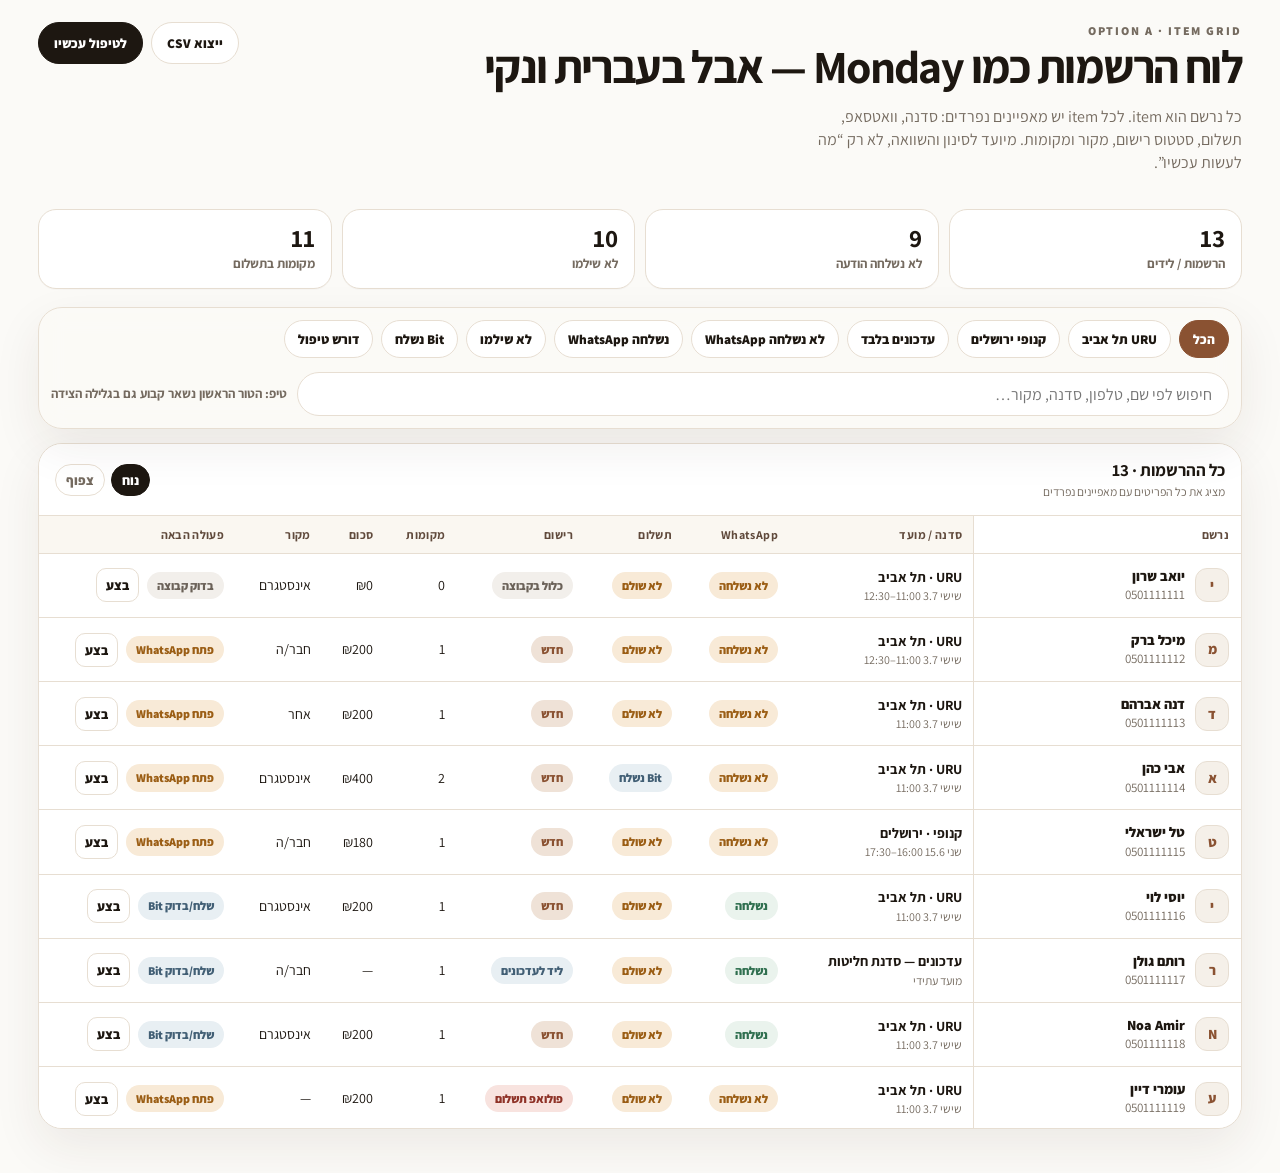
<file: design/prototypes/registrations-ux/option-a-item-grid.html>
<!doctype html>
<html lang="he" dir="rtl">
<head>
<meta charset="utf-8" />
<meta name="viewport" content="width=device-width, initial-scale=1" />
<title>הצעה A — לוח פריטים</title>
<link rel="preconnect" href="https://fonts.googleapis.com">
<link rel="preconnect" href="https://fonts.gstatic.com" crossorigin>
<link href="https://fonts.googleapis.com/css2?family=Assistant:wght@400;500;600;700;800&display=swap" rel="stylesheet">
<style>
:root{
  --bg:#fbfaf7; --surface:#fff; --surface-2:#f5f0e9; --ink:#1d1711; --muted:#756b60;
  --line:#e7ded2; --accent:#8a5232; --accent-2:#c38b58; --green:#2f6f4f; --green-bg:#eaf3ed;
  --amber:#9b5e15; --amber-bg:#f8ead7; --red:#8f3328; --red-bg:#f8e3df; --blue:#425f75; --blue-bg:#e8eff3;
  --shadow:0 18px 48px rgba(60,38,22,.08); --radius:18px; --r-sm:12px; --sticky:rgba(255,255,255,.92);
}
*{box-sizing:border-box} html,body{margin:0;min-height:100%;background:var(--bg);color:var(--ink);font-family:'Assistant',system-ui,sans-serif;-webkit-font-smoothing:antialiased} body{font-size:16px;line-height:1.45}.shell{max-width:1240px;margin:0 auto;padding:22px 18px 44px}.top{display:flex;align-items:flex-start;justify-content:space-between;gap:18px;margin-bottom:18px}.eyebrow{font-size:12px;letter-spacing:.16em;text-transform:uppercase;color:var(--muted);font-weight:800}.top h1{font-size:clamp(28px,4vw,46px);line-height:.95;margin:6px 0 8px;letter-spacing:-.035em}.sub{color:var(--muted);max-width:56ch}.actions{display:flex;gap:8px;align-items:center;flex-wrap:wrap}.btn{border:1px solid var(--line);background:#fff;color:var(--ink);height:42px;padding:0 15px;border-radius:999px;font-weight:800;font-family:inherit;cursor:pointer;display:inline-flex;align-items:center;justify-content:center;gap:7px;text-decoration:none;white-space:nowrap}.btn.primary{background:var(--ink);border-color:var(--ink);color:#fff}.btn:hover{transform:translateY(-1px);box-shadow:0 8px 22px rgba(60,38,22,.08)}.stats{display:grid;grid-template-columns:repeat(4,minmax(0,1fr));gap:10px;margin:18px 0}.stat{background:var(--surface);border:1px solid var(--line);border-radius:var(--radius);padding:15px 16px;box-shadow:0 1px 0 rgba(60,38,22,.02)}.stat b{display:block;font-size:25px;line-height:1}.stat span{display:block;margin-top:5px;font-size:13px;color:var(--muted);font-weight:700}.toolbar{position:sticky;top:0;z-index:20;background:color-mix(in srgb,var(--bg) 90%,transparent);backdrop-filter:saturate(1.2) blur(12px);border:1px solid var(--line);box-shadow:var(--shadow);border-radius:24px;padding:12px;margin-bottom:14px}.filter-row{display:flex;gap:8px;overflow:auto;padding-bottom:4px;scrollbar-width:none}.chip{border:1px solid var(--line);background:#fff;color:var(--ink);border-radius:999px;padding:9px 13px;font-weight:800;font-family:inherit;white-space:nowrap;cursor:pointer}.chip.active{background:var(--accent);color:#fff;border-color:var(--accent)}.search-row{display:grid;grid-template-columns:1fr auto;gap:10px;margin-top:10px}.search{width:100%;border:1px solid var(--line);background:#fff;border-radius:999px;height:44px;padding:0 16px;font:inherit}.view-note{display:flex;align-items:center;gap:8px;color:var(--muted);font-weight:700;font-size:13px}.board{background:var(--surface);border:1px solid var(--line);border-radius:24px;box-shadow:var(--shadow);overflow:hidden}.board-head{display:flex;align-items:center;justify-content:space-between;gap:14px;padding:14px 16px;border-bottom:1px solid var(--line);background:#fff}.mobile-hint{display:none;padding:9px 14px;border-bottom:1px solid var(--line);background:#fffaf3;color:var(--muted);font-weight:800;font-size:13px}.board-head strong{font-size:17px}.density{display:flex;gap:6px}.density button{height:32px;border-radius:999px;border:1px solid var(--line);background:#fff;padding:0 10px;font-family:inherit;font-weight:800;cursor:pointer;color:var(--muted)}.density button.active{color:#fff;background:var(--ink);border-color:var(--ink)}.table-wrap{overflow:auto;max-height:68vh}.grid{width:100%;min-width:1040px;border-collapse:separate;border-spacing:0;font-size:14px}.grid th{position:sticky;top:0;z-index:3;background:#faf7f1;color:#604a3c;text-align:right;border-bottom:1px solid var(--line);padding:10px 12px;font-size:12px;letter-spacing:.03em;white-space:nowrap}.grid td{border-bottom:1px solid var(--line);padding:12px;vertical-align:middle;background:#fff}.grid tbody tr{cursor:pointer}.grid tbody tr:hover td{background:#fffaf3}.grid th.name-col,.grid td.name-col{position:sticky;right:0;z-index:4;background:var(--sticky);backdrop-filter:blur(10px);box-shadow:-1px 0 0 var(--line)}.person{display:flex;align-items:center;gap:10px;min-width:210px}.avatar{width:34px;height:34px;border-radius:12px;background:var(--surface-2);border:1px solid var(--line);display:grid;place-items:center;font-weight:900;color:var(--accent)}.name{font-weight:900}.phone{direction:ltr;unicode-bidi:isolate;color:var(--muted);font-size:13px;text-align:right}.money,.ltr{direction:ltr;unicode-bidi:isolate;display:inline-block}.pill{display:inline-flex;align-items:center;gap:5px;min-height:27px;padding:4px 9px;border-radius:999px;border:1px solid transparent;font-size:12px;font-weight:900;white-space:nowrap}.pill.gray{background:#f2efeb;color:#6b6259}.pill.green{background:var(--green-bg);color:var(--green)}.pill.amber{background:var(--amber-bg);color:var(--amber)}.pill.red{background:var(--red-bg);color:var(--red)}.pill.blue{background:var(--blue-bg);color:var(--blue)}.pill.brown{background:#efe2d7;color:var(--accent)}.next{display:flex;align-items:center;gap:8px}.next .small-btn{border:1px solid var(--line);background:#fff;border-radius:10px;padding:7px 9px;font-weight:900;font-family:inherit;cursor:pointer;color:var(--ink)}.mini{color:var(--muted);font-size:12px}.empty{padding:42px;text-align:center;color:var(--muted);font-weight:700}.drawer{position:fixed;inset:0;display:none;z-index:50}.drawer.open{display:block}.scrim{position:absolute;inset:0;background:rgba(29,23,17,.28);backdrop-filter:blur(2px)}.panel{position:absolute;top:0;bottom:0;left:0;width:min(440px,92vw);background:#fff;border-right:1px solid var(--line);box-shadow:-20px 0 70px rgba(29,23,17,.2);padding:20px;overflow:auto}.panel-head{display:flex;justify-content:space-between;gap:12px;align-items:flex-start;margin-bottom:18px}.x{width:40px;height:40px;border-radius:999px;border:1px solid var(--line);background:#fff;cursor:pointer;font-size:20px}.field-grid{display:grid;grid-template-columns:1fr 1fr;gap:10px;margin:14px 0}.field{background:#fbfaf7;border:1px solid var(--line);border-radius:16px;padding:12px}.field small{display:block;color:var(--muted);font-weight:800;font-size:12px}.field b{display:block;margin-top:4px}.timeline{margin-top:18px;border-top:1px solid var(--line);padding-top:14px}.timeline h3{margin:0 0 10px;font-size:16px}.step{display:grid;grid-template-columns:20px 1fr;gap:8px;color:var(--muted);font-size:14px;margin:8px 0}.step:before{content:"";width:9px;height:9px;border-radius:50%;background:var(--accent);margin-top:6px}.panel-actions{display:grid;grid-template-columns:1fr 1fr;gap:9px;margin-top:18px}.toast{position:fixed;bottom:18px;right:50%;transform:translateX(50%);background:var(--ink);color:#fff;padding:11px 16px;border-radius:14px;font-weight:800;opacity:0;pointer-events:none;transition:.2s;z-index:99}.toast.show{opacity:1;transform:translateX(50%) translateY(-4px)}
body.compact .grid td{padding:8px 10px} body.compact .avatar{width:28px;height:28px;border-radius:9px} body.compact .pill{min-height:23px;padding:3px 7px} body.compact .phone{display:none}
@media (max-width:740px){.shell{padding:16px 10px 32px}.top{display:block}.actions{margin-top:14px}.stats{grid-template-columns:repeat(2,minmax(0,1fr));gap:8px}.stat{padding:12px}.toolbar{border-radius:18px;margin-inline:0;padding:10px}.search-row{grid-template-columns:1fr}.view-note{display:none}.mobile-hint{display:block}.board{border-radius:18px}.board-head{align-items:flex-start;flex-direction:column}.table-wrap{max-height:64vh}.grid{min-width:920px;font-size:13px}.grid td{padding:10px 9px}.panel{left:0;right:0;top:auto;width:100%;height:78vh;border-radius:24px 24px 0 0;border-right:0;border-top:1px solid var(--line)}.field-grid{grid-template-columns:1fr}.top h1{font-size:34px}.sub{font-size:15px}}
</style>
</head>
<body>
<div class="shell">
  <header class="top">
    <div>
      <div class="eyebrow">Option A · Item Grid</div>
      <h1>לוח הרשמות כמו Monday — אבל בעברית ונקי</h1>
      <p class="sub">כל נרשם הוא item. לכל item יש מאפיינים נפרדים: סדנה, וואטסאפ, תשלום, סטטוס רישום, מקור ומקומות. מיועד לסינון והשוואה, לא רק “מה לעשות עכשיו”.</p>
    </div>
    <div class="actions">
      <button class="btn" id="exportBtn">ייצוא CSV</button>
      <button class="btn primary" data-filter="needs">לטיפול עכשיו</button>
    </div>
  </header>

  <section class="stats" aria-label="תקציר">
    <div class="stat"><b id="statTotal">—</b><span>הרשמות / לידים</span></div>
    <div class="stat"><b id="statNoWa">—</b><span>לא נשלחה הודעה</span></div>
    <div class="stat"><b id="statUnpaid">—</b><span>לא שילמו</span></div>
    <div class="stat"><b id="statSeats">—</b><span>מקומות בתשלום</span></div>
  </section>

  <section class="toolbar">
    <div class="filter-row" id="filters">
      <button class="chip active" data-filter="all">הכל</button>
      <button class="chip" data-filter="uru">URU תל אביב</button>
      <button class="chip" data-filter="kanopi">קנופי ירושלים</button>
      <button class="chip" data-filter="updates">עדכונים בלבד</button>
      <button class="chip" data-filter="no_whatsapp">לא נשלחה WhatsApp</button>
      <button class="chip" data-filter="sent_whatsapp">נשלחה WhatsApp</button>
      <button class="chip" data-filter="unpaid">לא שילמו</button>
      <button class="chip" data-filter="bit_sent">Bit נשלח</button>
      <button class="chip" data-filter="needs">דורש טיפול</button>
    </div>
    <div class="search-row">
      <input class="search" id="search" placeholder="חיפוש לפי שם, טלפון, סדנה, מקור…" />
      <div class="view-note">טיפ: הטור הראשון נשאר קבוע גם בגלילה הצידה</div>
    </div>
  </section>

  <main class="board">
    <div class="board-head">
      <div><strong id="viewTitle">כל ההרשמות</strong><div class="mini" id="viewSub">מציג את כל הפריטים עם מאפיינים נפרדים</div></div>
      <div class="density"><button class="active" id="comfortable">נוח</button><button id="compact">צפוף</button></div>
    </div>
    <div class="mobile-hint">בטלפון: זו טבלת items. גלול הצידה כדי לראות את כל המאפיינים, והשם נשאר קבוע.</div>
    <div class="table-wrap">
      <table class="grid">
        <thead><tr>
          <th class="name-col">נרשם</th><th>סדנה / מועד</th><th>WhatsApp</th><th>תשלום</th><th>רישום</th><th>מקומות</th><th>סכום</th><th>מקור</th><th>פעולה הבאה</th>
        </tr></thead>
        <tbody id="rows"></tbody>
      </table>
    </div>
  </main>
</div>

<div class="drawer" id="drawer" aria-hidden="true">
  <div class="scrim" data-close></div>
  <aside class="panel">
    <div class="panel-head">
      <div><div class="eyebrow">פרטי item</div><h2 id="dName" style="margin:6px 0 4px;font-size:28px;line-height:1"></h2><div class="phone" id="dPhone"></div></div>
      <button class="x" data-close>×</button>
    </div>
    <div id="dPills" style="display:flex;gap:7px;flex-wrap:wrap;margin-bottom:14px"></div>
    <div class="field-grid" id="dFields"></div>
    <div class="panel-actions">
      <button class="btn primary" id="waBtn">פתח WhatsApp</button>
      <button class="btn" id="markPaidBtn">סמן שולם</button>
      <button class="btn" id="bitBtn">Bit נשלח</button>
      <button class="btn" id="noteBtn">הוסף הערה</button>
    </div>
    <div class="timeline"><h3>היסטוריה קצרה</h3><div id="dTimeline"></div></div>
  </aside>
</div>
<div class="toast" id="toast">עודכן</div>

<script>
const data = [
{id:21,name:'יואב שרון',phone:'0501111111',edition:'URU · תל אביב',workshop:'חליטות ביתיות',date:'שישי 3.7 11:00–12:30',source:'אינסטגרם',group:'כלול בהרשמה קבוצתית',seats:0,amount:0,wa:'pending',pay:'pending',reg:'registered_under_shnir',notes:'דוגמה — כלול בהרשמה קבוצתית.'},
{id:20,name:'מיכל ברק',phone:'0501111112',edition:'URU · תל אביב',workshop:'חליטות ביתיות',date:'שישי 3.7 11:00–12:30',source:'חבר/ה',seats:1,amount:200,wa:'pending',pay:'pending',reg:'new',notes:'דוגמה — הרשמה חדשה.'},
{id:19,name:'דנה אברהם',phone:'0501111113',edition:'URU · תל אביב',workshop:'חליטות ביתיות',date:'שישי 3.7 11:00',source:'אחר',seats:1,amount:200,wa:'pending',pay:'pending',reg:'new',notes:''},
{id:18,name:'אבי כהן',phone:'0501111114',edition:'URU · תל אביב',workshop:'חליטות ביתיות',date:'שישי 3.7 11:00',source:'אינסטגרם',group:'הרשמת קבוצה',seats:2,amount:400,wa:'pending',pay:'bit_request_sent',reg:'new',notes:'דוגמה — הרשמה קבוצתית, 2 מקומות.'},
{id:17,name:'טל ישראלי',phone:'0501111115',edition:'קנופי · ירושלים',workshop:'חליטות ביתיות',date:'שני 15.6 16:00–17:30',source:'חבר/ה',seats:1,amount:180,wa:'pending',pay:'pending',reg:'new',notes:''},
{id:15,name:'יוסי לוי',phone:'0501111116',edition:'URU · תל אביב',workshop:'חליטות ביתיות',date:'שישי 3.7 11:00',source:'אינסטגרם',seats:1,amount:200,wa:'outreach_sent',pay:'pending',reg:'new',notes:'דוגמה — נרשם מוקדם.'},
{id:14,name:'רותם גולן',phone:'0501111117',edition:'עדכונים — סדנת חליטות',workshop:'עדכונים',date:'מועד עתידי',source:'חבר/ה',seats:1,amount:null,wa:'outreach_sent',pay:'pending',reg:'lead',notes:''},
{id:13,name:'Noa Amir',phone:'0501111118',edition:'URU · תל אביב',workshop:'חליטות ביתיות',date:'שישי 3.7 11:00',source:'אינסטגרם',seats:1,amount:200,wa:'outreach_sent',pay:'pending',reg:'new',notes:''},
{id:12,name:'עומרי דיין',phone:'0501111119',edition:'URU · תל אביב',workshop:'חליטות ביתיות',date:'שישי 3.7 11:00',source:'—',seats:1,amount:200,wa:'pending',pay:'pending',reg:'needs_payment_followup',notes:'דוגמה — צריך פולואפ תשלום.'},
{id:11,name:'גל אדרי',phone:'0501111120',edition:'URU · תל אביב',workshop:'חליטות ביתיות',date:'שישי 3.7 11:00',source:'אינסטגרם',seats:1,amount:200,wa:'outreach_sent',pay:'pending',reg:'new',notes:''},
{id:9,name:'משתתף4',phone:'+972****9999',edition:'עדכונים — סדנת אספרסו',workshop:'אספרסו',date:'מועד עתידי',source:'אינסטגרם',seats:1,amount:null,wa:'pending',pay:'pending',reg:'not_handled',notes:'טלפון לדוגמה מסוך; ליד אספרסו.'},
{id:7,name:'נועם אלון',phone:'0501111121',edition:'קנופי · ירושלים',workshop:'חליטות ביתיות',date:'שני 15.6 16:00–17:30',source:'אינסטגרם',seats:1,amount:180,wa:'pending',pay:'pending',reg:'new',notes:''},
{id:5,name:'תמר רון',phone:'0501111122',edition:'קנופי · ירושלים',workshop:'חליטות ביתיות',date:'שני 15.6 16:00–17:30',source:'חבר/ה',seats:1,amount:180,wa:'pending',pay:'pending',reg:'new',notes:''}
];
const labels = {
  wa:{pending:['לא נשלחה', 'amber'], outreach_sent:['נשלחה', 'green']},
  pay:{pending:['לא שולם', 'amber'], bit_request_sent:['Bit נשלח', 'blue'], paid:['שולם', 'green']},
  reg:{new:['חדש', 'brown'], needs_payment_followup:['פולואפ תשלום', 'red'], registered_under_shnir:['כלול בקבוצה', 'gray'], not_handled:['לא טופל', 'red'], lead:['ליד לעדכונים', 'blue'], cancelled:['בוטל', 'gray']}
};
const filtersMeta = {all:['כל ההרשמות','מציג את כל הפריטים עם מאפיינים נפרדים'],uru:['URU תל אביב','כל מי שנרשם או התעניין במועד תל אביב'],kanopi:['קנופי ירושלים','כל הרשמות ירושלים'],updates:['עדכונים בלבד','לידים שלא נרשמו למועד פעיל'],no_whatsapp:['לא נשלחה WhatsApp','אנשים שעוד לא קיבלו הודעה'],sent_whatsapp:['נשלחה WhatsApp','אנשים שכבר התחלת איתם קשר'],unpaid:['לא שילמו','מי שאין לו סטטוס תשלום מאושר'],bit_sent:['Bit נשלח','מי שמחכה לתשלום אחרי בקשת Bit'],needs:['דורש טיפול','לא נשלחה הודעה / צריך פולואפ / לא טופל']};
let active='all', query='', selected=null;
function pill(text,cls){return `<span class="pill ${cls||'gray'}">${text}</span>`}
function waLabel(v){return labels.wa[v]||[v,'gray']} function payLabel(v){return labels.pay[v]||[v,'gray']} function regLabel(v){return labels.reg[v]||[v,'gray']}
function isActiveLead(r){return r.reg==='not_handled'||r.reg==='needs_payment_followup'||r.wa==='pending'}
function nextAction(r){ if(r.reg==='registered_under_shnir') return ['בדוק קבוצה','gray']; if(r.wa==='pending') return ['פתח WhatsApp','amber']; if(r.pay==='pending') return ['שלח/בדוק Bit','blue']; if(r.pay==='bit_request_sent') return ['סמן שולם','green']; return ['אין פעולה','gray']; }
function passes(r){
 const s=(r.name+' '+r.phone+' '+r.edition+' '+r.source+' '+r.notes).toLowerCase(); if(query && !s.includes(query.toLowerCase())) return false;
 if(active==='all') return true; if(active==='uru') return r.edition.includes('URU'); if(active==='kanopi') return r.edition.includes('קנופי'); if(active==='updates') return r.edition.includes('עדכונים'); if(active==='no_whatsapp') return r.wa==='pending'; if(active==='sent_whatsapp') return r.wa==='outreach_sent'; if(active==='unpaid') return r.pay!=='paid'; if(active==='bit_sent') return r.pay==='bit_request_sent'; if(active==='needs') return isActiveLead(r); return true;
}
function render(){
 const rows=data.filter(passes); const body=document.getElementById('rows');
 document.getElementById('statTotal').textContent=data.length; document.getElementById('statNoWa').textContent=data.filter(r=>r.wa==='pending').length; document.getElementById('statUnpaid').textContent=data.filter(r=>r.pay!=='paid' && r.amount).length; document.getElementById('statSeats').textContent=data.filter(r=>r.amount).reduce((a,r)=>a+r.seats,0);
 const meta=filtersMeta[active]||filtersMeta.all; document.getElementById('viewTitle').textContent=meta[0]+' · '+rows.length; document.getElementById('viewSub').textContent=meta[1];
 if(!rows.length){body.innerHTML=`<tr><td colspan="9" class="empty">אין תוצאות. נסה פילטר אחר.</td></tr>`;return}
 body.innerHTML=rows.map(r=>{const wl=waLabel(r.wa),pl=payLabel(r.pay),rl=regLabel(r.reg),na=nextAction(r);return `<tr data-id="${r.id}"><td class="name-col"><div class="person"><div class="avatar">${r.name[0]}</div><div><div class="name">${r.name}</div><div class="phone">${r.phone}</div></div></div></td><td><b>${r.edition}</b><div class="mini">${r.date||'—'}</div></td><td>${pill(wl[0],wl[1])}</td><td>${pill(pl[0],pl[1])}</td><td>${pill(rl[0],rl[1])}</td><td>${r.seats}</td><td><span class="money">${r.amount==null?'—':'₪'+r.amount}</span></td><td>${r.source||'—'}</td><td><div class="next">${pill(na[0],na[1])}<button class="small-btn" data-act="next">בצע</button></div></td></tr>`}).join('');
 body.querySelectorAll('tr[data-id]').forEach(tr=>tr.addEventListener('click',e=>{selected=data.find(x=>x.id==tr.dataset.id); openDrawer(selected)}));
}
function openDrawer(r){const d=document.getElementById('drawer'); d.classList.add('open'); d.setAttribute('aria-hidden','false'); document.getElementById('dName').textContent=r.name; document.getElementById('dPhone').textContent=r.phone; const wl=waLabel(r.wa),pl=payLabel(r.pay),rl=regLabel(r.reg); document.getElementById('dPills').innerHTML=pill(wl[0],wl[1])+pill(pl[0],pl[1])+pill(rl[0],rl[1]); document.getElementById('dFields').innerHTML=[['סדנה',r.edition],['מועד',r.date||'—'],['מקומות',r.seats],['סכום',r.amount==null?'—':'₪'+r.amount],['מקור',r.source||'—'],['הערות',r.notes||'אין']].map(x=>`<div class="field"><small>${x[0]}</small><b>${x[1]}</b></div>`).join(''); document.getElementById('dTimeline').innerHTML=`<div class="step">נקלט מטופס הרשמה</div><div class="step">סטטוס וואטסאפ: ${wl[0]}</div><div class="step">סטטוס תשלום: ${pl[0]}</div>`;}
function toast(msg){const t=document.getElementById('toast');t.textContent=msg;t.classList.add('show');setTimeout(()=>t.classList.remove('show'),1700)}
document.querySelectorAll('[data-close]').forEach(el=>el.addEventListener('click',()=>document.getElementById('drawer').classList.remove('open')));
document.getElementById('filters').addEventListener('click',e=>{const b=e.target.closest('[data-filter]'); if(!b)return; active=b.dataset.filter; document.querySelectorAll('.chip').forEach(c=>c.classList.toggle('active',c.dataset.filter===active)); render();});
document.querySelectorAll('[data-filter="needs"]').forEach(b=>b.addEventListener('click',()=>{active='needs';document.querySelectorAll('.chip').forEach(c=>c.classList.toggle('active',c.dataset.filter==='needs'));render()}));
document.getElementById('search').addEventListener('input',e=>{query=e.target.value;render()});
document.getElementById('compact').addEventListener('click',()=>{document.body.classList.add('compact');compact.classList.add('active');comfortable.classList.remove('active')});
document.getElementById('comfortable').addEventListener('click',()=>{document.body.classList.remove('compact');comfortable.classList.add('active');compact.classList.remove('active')});
document.getElementById('exportBtn').addEventListener('click',()=>toast('בפרודקשן זה יוריד CSV'));
document.getElementById('waBtn').addEventListener('click',()=>toast('פותח WhatsApp עם הודעה מוכנה'));
document.getElementById('markPaidBtn').addEventListener('click',()=>toast('סומן כשולם — בפרוטוטייפ בלבד'));
document.getElementById('bitBtn').addEventListener('click',()=>toast('סומן: Bit נשלח'));
document.getElementById('noteBtn').addEventListener('click',()=>toast('פתיחת הערה מהירה'));
render();
</script>
</body>
</html>
</file>
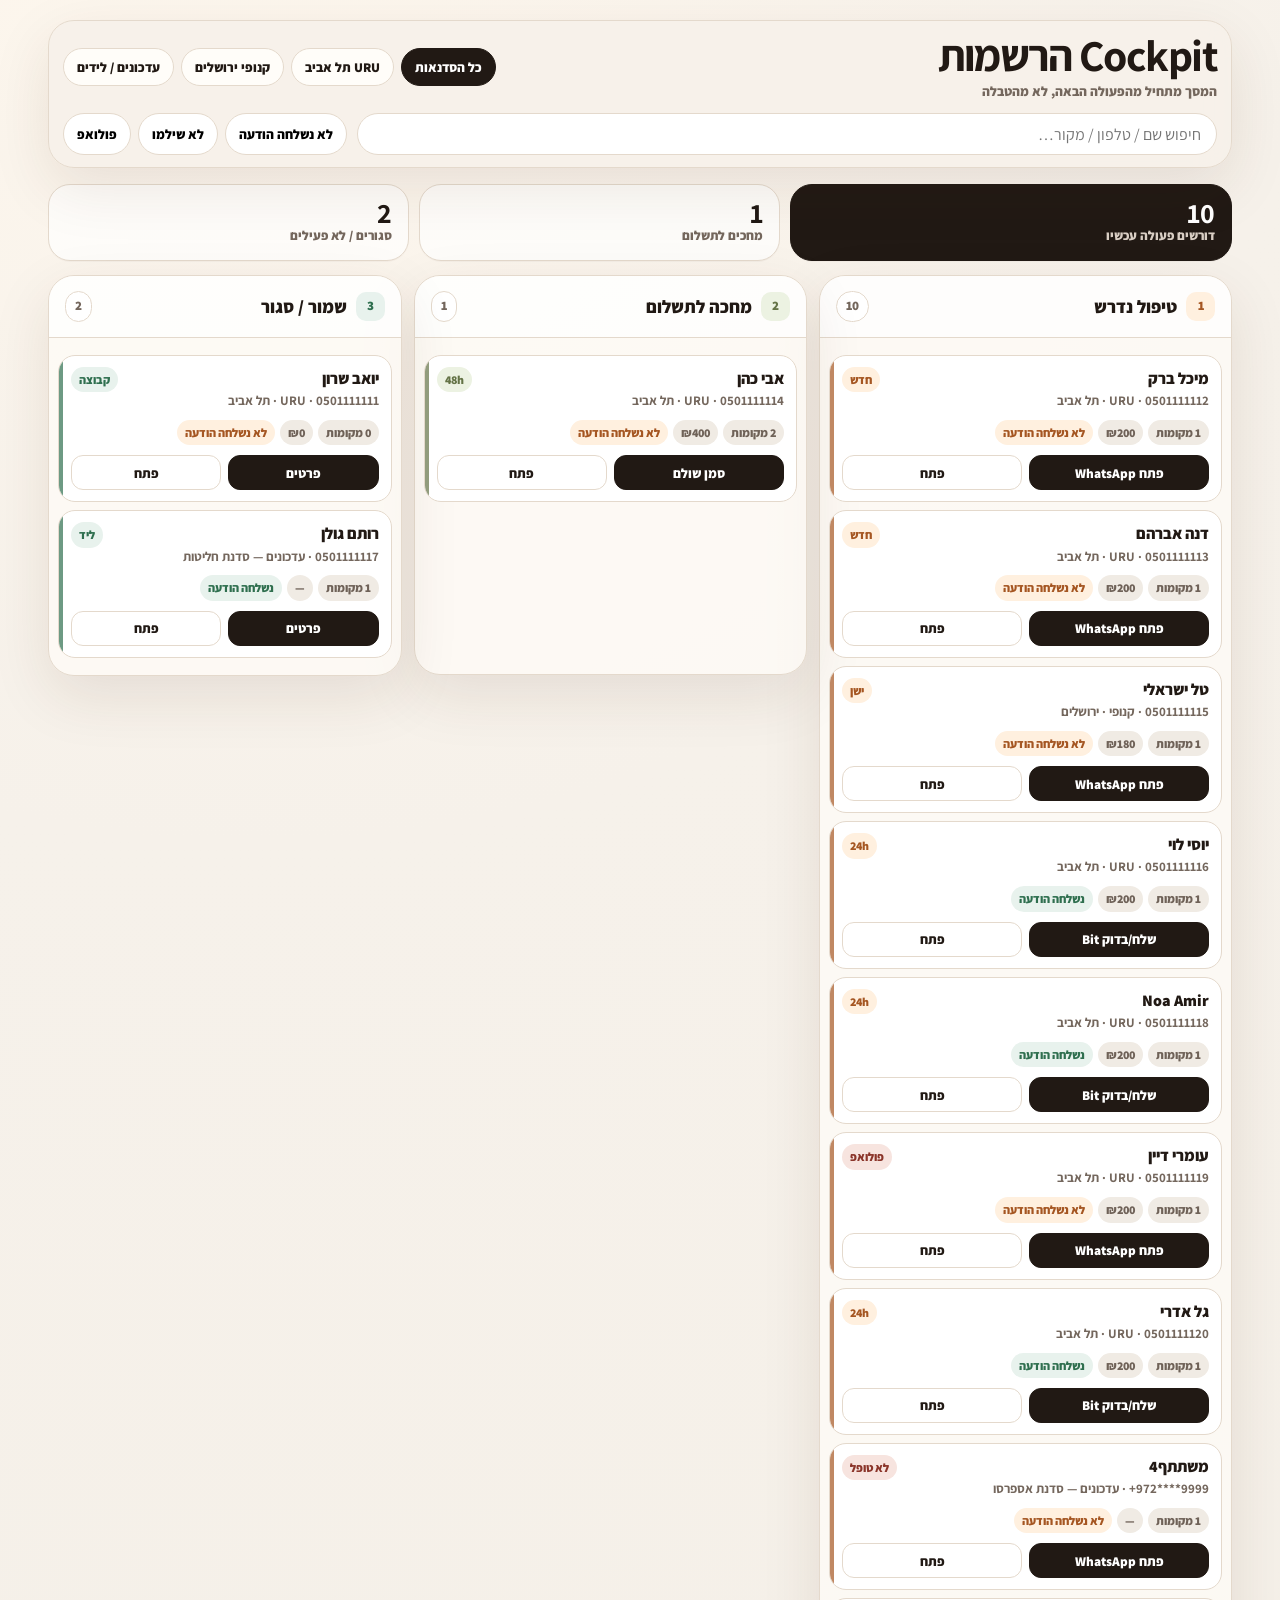
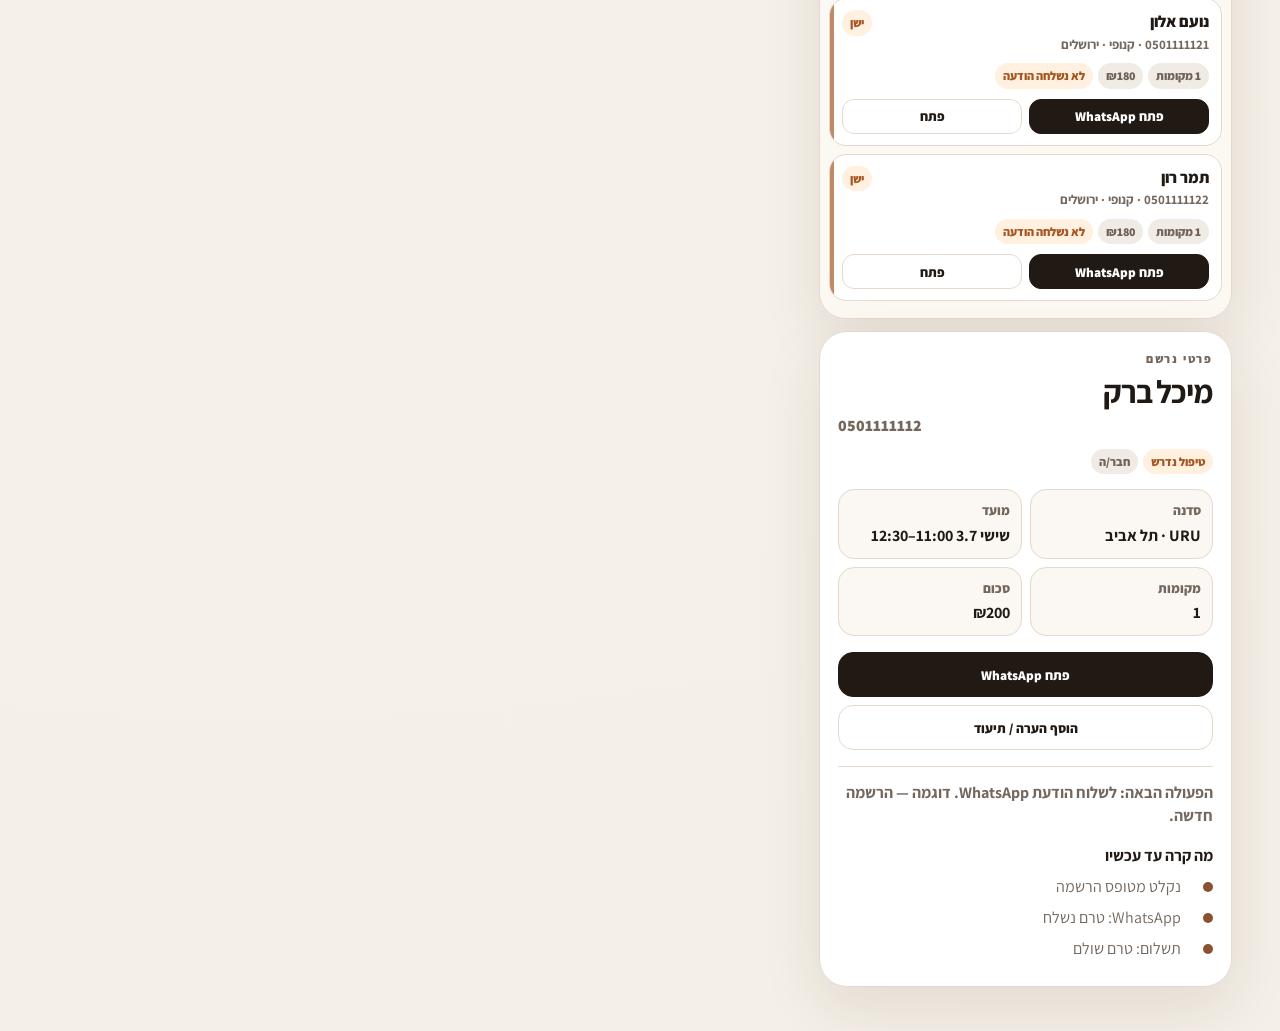
<file: design/prototypes/registrations-ux/option-b-action-lanes.html>
<!doctype html>
<html lang="he" dir="rtl">
<head>
<meta charset="utf-8" />
<meta name="viewport" content="width=device-width, initial-scale=1" />
<title>הצעה B — Cockpit תפעולי</title>
<link rel="preconnect" href="https://fonts.googleapis.com">
<link rel="preconnect" href="https://fonts.gstatic.com" crossorigin>
<link href="https://fonts.googleapis.com/css2?family=Assistant:wght@400;500;600;700;800&display=swap" rel="stylesheet">
<style>
:root{--bg:#f6f1ea;--paper:#fffdf9;--surface:#fff;--ink:#211914;--muted:#74675d;--line:#e4d9cc;--accent:#8a5232;--accent-soft:#efe1d4;--need:#a55622;--need-bg:#fff0df;--wait:#647346;--wait-bg:#ecf2e2;--done:#2f6f4f;--done-bg:#e8f2ed;--risk:#8b352a;--risk-bg:#f7e4df;--shadow:0 20px 60px rgba(65,40,23,.1);--radius:22px}*{box-sizing:border-box}html,body{margin:0;min-height:100%;font-family:'Assistant',system-ui,sans-serif;background:radial-gradient(circle at 20% -10%,#fff8ee 0,#f6f1ea 36%,#f4efe7 100%);color:var(--ink);-webkit-font-smoothing:antialiased}body{font-size:16px;line-height:1.45}.app{max-width:1220px;margin:0 auto;padding:20px 18px 44px}.topbar{position:sticky;top:0;z-index:30;background:color-mix(in srgb,var(--bg) 88%,transparent);backdrop-filter:blur(16px) saturate(1.2);border:1px solid var(--line);border-radius:26px;padding:12px 14px;margin-bottom:16px;box-shadow:var(--shadow)}.navline{display:flex;align-items:center;justify-content:space-between;gap:12px}.title h1{margin:0;font-size:clamp(28px,3.8vw,44px);letter-spacing:-.035em;line-height:1}.title small{display:block;color:var(--muted);font-weight:800;margin-top:5px}.picker{display:flex;gap:7px;overflow:auto;scrollbar-width:none}.pick{border:1px solid var(--line);background:var(--paper);border-radius:999px;height:38px;padding:0 13px;font-weight:900;font-family:inherit;white-space:nowrap;cursor:pointer;color:var(--ink)}.pick.active{background:var(--ink);color:#fff;border-color:var(--ink)}.subtools{display:grid;grid-template-columns:1fr auto;gap:10px;margin-top:12px}.search{border:1px solid var(--line);border-radius:999px;background:#fff;height:42px;padding:0 15px;font:inherit}.tiny-actions{display:flex;gap:7px}.ghost{border:1px solid var(--line);background:#fff;border-radius:999px;padding:0 13px;font-weight:900;font-family:inherit;cursor:pointer;white-space:nowrap}.pulse{display:grid;grid-template-columns:1.1fr .9fr .9fr;gap:10px;margin-bottom:14px}.pulse-card{background:rgba(255,255,255,.72);border:1px solid var(--line);border-radius:var(--radius);padding:14px 16px;box-shadow:0 1px 0 rgba(65,40,23,.03)}.pulse-card b{display:block;font-size:28px;line-height:1}.pulse-card span{display:block;color:var(--muted);font-weight:800;font-size:13px}.pulse-card.main{background:#211914;color:white;border-color:#211914}.pulse-card.main span{color:#dacfc5}.board{display:grid;grid-template-columns:1.05fr 1fr .9fr;gap:12px;align-items:start}.lane{background:rgba(255,253,249,.72);border:1px solid var(--line);border-radius:26px;box-shadow:var(--shadow);overflow:hidden;min-height:400px}.lane-head{padding:15px 16px;border-bottom:1px solid var(--line);display:flex;align-items:center;justify-content:space-between;gap:10px;background:rgba(255,255,255,.75)}.lane-title{display:flex;align-items:center;gap:9px;font-weight:900;font-size:18px}.num{width:29px;height:29px;border-radius:10px;display:grid;place-items:center;font-size:13px}.lane.need .num{background:var(--need-bg);color:var(--need)}.lane.wait .num{background:var(--wait-bg);color:var(--wait)}.lane.done .num{background:var(--done-bg);color:var(--done)}.count{font-size:13px;font-weight:900;color:var(--muted);background:#fff;border:1px solid var(--line);border-radius:999px;padding:5px 9px}.lane-body{padding:9px}.row{background:#fff;border:1px solid var(--line);border-radius:17px;padding:11px 12px;margin:8px 0;cursor:pointer;transition:.15s;position:relative;overflow:hidden}.row:hover{transform:translateY(-1px);box-shadow:0 12px 28px rgba(65,40,23,.08)}.row:before{content:"";position:absolute;inset:0 auto 0 0;width:4px;background:var(--accent);opacity:.7}.row.need:before{background:var(--need)}.row.wait:before{background:var(--wait)}.row.done:before{background:var(--done)}.row-top{display:flex;align-items:flex-start;justify-content:space-between;gap:8px}.who{font-weight:950;font-size:16px}.meta{color:var(--muted);font-size:13px;font-weight:700;margin-top:2px}.phone{direction:ltr;unicode-bidi:isolate}.tags{display:flex;gap:5px;flex-wrap:wrap;margin-top:9px}.tag{border-radius:999px;padding:4px 8px;font-size:12px;font-weight:900}.tag.need{background:var(--need-bg);color:var(--need)}.tag.wait{background:var(--wait-bg);color:var(--wait)}.tag.done{background:var(--done-bg);color:var(--done)}.tag.risk{background:var(--risk-bg);color:var(--risk)}.tag.gray{background:#f0ebe4;color:#6f6258}.row-actions{display:flex;gap:7px;margin-top:10px}.action{border:1px solid var(--line);background:#fff;border-radius:12px;min-height:35px;padding:0 10px;font-family:inherit;font-weight:900;cursor:pointer;flex:1;color:var(--ink)}.action.primary{background:var(--ink);color:#fff;border-color:var(--ink)}.action.green{background:var(--done);color:#fff;border-color:var(--done)}.empty{color:var(--muted);text-align:center;padding:35px 12px;font-weight:800}.side{position:sticky;top:122px;background:#fff;border:1px solid var(--line);border-radius:28px;box-shadow:var(--shadow);padding:18px;min-height:520px}.side .eyebrow{font-size:12px;letter-spacing:.15em;color:var(--muted);font-weight:900;text-transform:uppercase}.side h2{font-size:32px;letter-spacing:-.035em;line-height:1;margin:7px 0}.details{display:grid;grid-template-columns:1fr 1fr;gap:8px;margin:15px 0}.detail{background:#fbf8f3;border:1px solid var(--line);border-radius:16px;padding:11px}.detail small{display:block;color:var(--muted);font-weight:900}.detail b{display:block;margin-top:3px}.main-action{display:grid;gap:8px;margin:16px 0}.main-action button{height:45px;border-radius:15px;border:1px solid var(--ink);background:var(--ink);color:#fff;font-family:inherit;font-weight:950;cursor:pointer}.main-action button.secondary{background:#fff;color:var(--ink);border-color:var(--line)}.why{border-top:1px solid var(--line);padding-top:14px;margin-top:14px;color:var(--muted);font-weight:700}.flow{margin-top:16px}.flow h3{margin:0 0 8px;font-size:16px}.flow-step{display:grid;grid-template-columns:24px 1fr;gap:8px;margin:8px 0;color:var(--muted)}.dot{width:10px;height:10px;background:var(--accent);border-radius:50%;margin-top:7px}.drawer{display:none;position:fixed;inset:0;z-index:70}.drawer.open{display:block}.scrim{position:absolute;inset:0;background:rgba(33,25,20,.32);backdrop-filter:blur(2px)}.mobile-panel{position:absolute;left:0;right:0;bottom:0;height:78vh;background:#fff;border-radius:28px 28px 0 0;border-top:1px solid var(--line);box-shadow:0 -22px 70px rgba(33,25,20,.22);padding:18px;overflow:auto}.close{width:40px;height:40px;border-radius:999px;border:1px solid var(--line);background:#fff;font-size:22px}.toast{position:fixed;bottom:18px;right:50%;transform:translateX(50%);background:var(--ink);color:#fff;padding:11px 16px;border-radius:14px;font-weight:900;opacity:0;pointer-events:none;transition:.2s;z-index:99}.toast.show{opacity:1;transform:translateX(50%) translateY(-4px)}
@media (max-width:980px){.board{grid-template-columns:1fr}.side{display:none}.lane{min-height:0}.pulse{grid-template-columns:1fr 1fr 1fr}.row-actions{display:grid;grid-template-columns:1fr 1fr}.topbar{border-radius:20px}.subtools{grid-template-columns:1fr}.tiny-actions{overflow:auto}.navline{display:block}.picker{margin-top:13px}.app{padding:14px 10px 34px}.pulse-card{padding:12px}.pulse-card b{font-size:23px}.lane-head{padding:13px}.lane-body{padding:7px}.row{border-radius:15px}.title h1{font-size:32px}}
@media (min-width:981px){.drawer{display:none!important}}
</style>
</head>
<body>
<div class="app">
  <header class="topbar">
    <div class="navline">
      <div class="title"><h1>Cockpit הרשמות</h1><small>המסך מתחיל מהפעולה הבאה, לא מהטבלה</small></div>
      <div class="picker" id="workshopPicker">
        <button class="pick active" data-scope="all">כל הסדנאות</button>
        <button class="pick" data-scope="uru">URU תל אביב</button>
        <button class="pick" data-scope="kanopi">קנופי ירושלים</button>
        <button class="pick" data-scope="updates">עדכונים / לידים</button>
      </div>
    </div>
    <div class="subtools">
      <input class="search" id="search" placeholder="חיפוש שם / טלפון / מקור…" />
      <div class="tiny-actions">
        <button class="ghost" data-quick="noWa">לא נשלחה הודעה</button>
        <button class="ghost" data-quick="unpaid">לא שילמו</button>
        <button class="ghost" data-quick="stale">פולואפ</button>
      </div>
    </div>
  </header>

  <section class="pulse">
    <div class="pulse-card main"><b id="pulseNeed">—</b><span>דורשים פעולה עכשיו</span></div>
    <div class="pulse-card"><b id="pulseWait">—</b><span>מחכים לתשלום</span></div>
    <div class="pulse-card"><b id="pulseDone">—</b><span>סגורים / לא פעילים</span></div>
  </section>

  <main class="board">
    <section class="lane need"><div class="lane-head"><div class="lane-title"><span class="num">1</span> טיפול נדרש</div><span class="count" id="cNeed">0</span></div><div class="lane-body" id="needLane"></div></section>
    <section class="lane wait"><div class="lane-head"><div class="lane-title"><span class="num">2</span> מחכה לתשלום</div><span class="count" id="cWait">0</span></div><div class="lane-body" id="waitLane"></div></section>
    <section class="lane done"><div class="lane-head"><div class="lane-title"><span class="num">3</span> שמור / סגור</div><span class="count" id="cDone">0</span></div><div class="lane-body" id="doneLane"></div></section>
    <aside class="side" id="side"></aside>
  </main>
</div>
<div class="drawer" id="drawer"><div class="scrim" data-close></div><div class="mobile-panel"><button class="close" data-close>×</button><div id="mobileDetail"></div></div></div>
<div class="toast" id="toast">עודכן</div>
<script>
const data=[
{id:20,name:'מיכל ברק',phone:'0501111112',edition:'URU · תל אביב',date:'שישי 3.7 11:00–12:30',source:'חבר/ה',seats:1,amount:200,wa:'pending',pay:'pending',reg:'new',age:'חדש',note:'דוגמה — הרשמה חדשה.'},
{id:19,name:'דנה אברהם',phone:'0501111113',edition:'URU · תל אביב',date:'שישי 3.7 11:00',source:'אחר',seats:1,amount:200,wa:'pending',pay:'pending',reg:'new',age:'חדש',note:''},
{id:18,name:'אבי כהן',phone:'0501111114',edition:'URU · תל אביב',date:'שישי 3.7 11:00',source:'אינסטגרם',seats:2,amount:400,wa:'pending',pay:'bit_request_sent',reg:'new',age:'48h',note:'דוגמה — הרשמה קבוצתית.'},
{id:21,name:'יואב שרון',phone:'0501111111',edition:'URU · תל אביב',date:'שישי 3.7 11:00',source:'אינסטגרם',seats:0,amount:0,wa:'pending',pay:'pending',reg:'registered_under_shnir',age:'קבוצה',note:'דוגמה — משתתף בהרשמה קבוצתית.'},
{id:17,name:'טל ישראלי',phone:'0501111115',edition:'קנופי · ירושלים',date:'שני 15.6 16:00–17:30',source:'חבר/ה',seats:1,amount:180,wa:'pending',pay:'pending',reg:'new',age:'ישן',note:''},
{id:15,name:'יוסי לוי',phone:'0501111116',edition:'URU · תל אביב',date:'שישי 3.7 11:00',source:'אינסטגרם',seats:1,amount:200,wa:'outreach_sent',pay:'pending',reg:'new',age:'24h',note:'דוגמה — נרשם מוקדם.'},
{id:13,name:'Noa Amir',phone:'0501111118',edition:'URU · תל אביב',date:'שישי 3.7 11:00',source:'אינסטגרם',seats:1,amount:200,wa:'outreach_sent',pay:'pending',reg:'new',age:'24h',note:''},
{id:12,name:'עומרי דיין',phone:'0501111119',edition:'URU · תל אביב',date:'שישי 3.7 11:00',source:'—',seats:1,amount:200,wa:'pending',pay:'pending',reg:'needs_payment_followup',age:'פולואפ',note:'דוגמה — צריך פולואפ תשלום.'},
{id:11,name:'גל אדרי',phone:'0501111120',edition:'URU · תל אביב',date:'שישי 3.7 11:00',source:'אינסטגרם',seats:1,amount:200,wa:'outreach_sent',pay:'pending',reg:'new',age:'24h',note:''},
{id:9,name:'משתתף4',phone:'+972****9999',edition:'עדכונים — סדנת אספרסו',date:'מועד עתידי',source:'אינסטגרם',seats:1,amount:null,wa:'pending',pay:'pending',reg:'not_handled',age:'לא טופל',note:'טלפון לדוגמה מסוך; ליד אספרסו.'},
{id:14,name:'רותם גולן',phone:'0501111117',edition:'עדכונים — סדנת חליטות',date:'מועד עתידי',source:'חבר/ה',seats:1,amount:null,wa:'outreach_sent',pay:'pending',reg:'lead',age:'ליד',note:''},
{id:7,name:'נועם אלון',phone:'0501111121',edition:'קנופי · ירושלים',date:'שני 15.6 16:00–17:30',source:'אינסטגרם',seats:1,amount:180,wa:'pending',pay:'pending',reg:'new',age:'ישן',note:''},
{id:5,name:'תמר רון',phone:'0501111122',edition:'קנופי · ירושלים',date:'שני 15.6 16:00–17:30',source:'חבר/ה',seats:1,amount:180,wa:'pending',pay:'pending',reg:'new',age:'ישן',note:''}
];
let scope='all', query='', quick='', selected=data[0];
function scoped(r){if(scope==='all')return true;if(scope==='uru')return r.edition.includes('URU');if(scope==='kanopi')return r.edition.includes('קנופי');if(scope==='updates')return r.edition.includes('עדכונים');return true}
function laneOf(r){if(r.pay==='paid'||r.reg==='registered_under_shnir'||r.reg==='lead')return 'done'; if(r.pay==='bit_request_sent')return 'wait'; return 'need'}
function matches(r){const hay=(r.name+' '+r.phone+' '+r.edition+' '+r.source+' '+r.note).toLowerCase(); if(query&&!hay.includes(query.toLowerCase()))return false; if(!scoped(r))return false; if(quick==='noWa'&&r.wa!=='pending')return false; if(quick==='unpaid'&&(r.pay==='paid'||!r.amount))return false; if(quick==='stale'&&!(r.reg==='needs_payment_followup'||r.age==='48h'||r.reg==='not_handled'))return false; return true}
function amount(r){return r.amount==null?'—':'₪'+r.amount}
function row(r){const lane=laneOf(r); const action=lane==='need'?(r.wa==='pending'?'פתח WhatsApp':'שלח/בדוק Bit'):lane==='wait'?'סמן שולם':'פרטים';return `<article class="row ${lane}" data-id="${r.id}"><div class="row-top"><div><div class="who">${r.name}</div><div class="meta"><span class="phone">${r.phone}</span> · ${r.edition}</div></div><span class="tag ${r.reg==='needs_payment_followup'||r.reg==='not_handled'?'risk':lane}">${r.age}</span></div><div class="tags"><span class="tag gray">${r.seats} מקומות</span><span class="tag gray">${amount(r)}</span><span class="tag ${r.wa==='pending'?'need':'done'}">${r.wa==='pending'?'לא נשלחה הודעה':'נשלחה הודעה'}</span></div><div class="row-actions"><button class="action primary" data-action="main">${action}</button><button class="action" data-action="open">פתח</button></div></article>`}
function render(){const rows=data.filter(matches);const need=rows.filter(r=>laneOf(r)==='need'),wait=rows.filter(r=>laneOf(r)==='wait'),done=rows.filter(r=>laneOf(r)==='done'); document.getElementById('pulseNeed').textContent=need.length;document.getElementById('pulseWait').textContent=wait.length;document.getElementById('pulseDone').textContent=done.length;document.getElementById('cNeed').textContent=need.length;document.getElementById('cWait').textContent=wait.length;document.getElementById('cDone').textContent=done.length; fill('needLane',need);fill('waitLane',wait);fill('doneLane',done); document.querySelectorAll('.row').forEach(el=>{el.addEventListener('click',e=>{selected=data.find(x=>x.id==el.dataset.id); if(e.target.dataset.action==='main'){mainAction(selected); e.stopPropagation(); return} show(selected)})}); if(!rows.includes(selected)) selected=rows[0]||data[0]; show(selected,false)}
function fill(id,arr){document.getElementById(id).innerHTML=arr.length?arr.map(row).join(''):'<div class="empty">אין כרגע</div>'}
function detailHtml(r){const lane=laneOf(r);const next=lane==='need'?(r.wa==='pending'?'הפעולה הבאה: לשלוח הודעת WhatsApp':'הפעולה הבאה: לשלוח/לוודא בקשת Bit'):lane==='wait'?'הפעולה הבאה: לסמן כשולם אחרי תשלום':'אין פעולה דחופה';return `<div class="eyebrow">פרטי נרשם</div><h2>${r.name}</h2><div class="phone" style="font-weight:900;color:var(--muted)">${r.phone}</div><div class="tags" style="margin-top:12px"><span class="tag ${lane}">${lane==='need'?'טיפול נדרש':lane==='wait'?'מחכה לתשלום':'סגור'}</span><span class="tag gray">${r.source}</span></div><div class="details"><div class="detail"><small>סדנה</small><b>${r.edition}</b></div><div class="detail"><small>מועד</small><b>${r.date}</b></div><div class="detail"><small>מקומות</small><b>${r.seats}</b></div><div class="detail"><small>סכום</small><b>${amount(r)}</b></div></div><div class="main-action"><button onclick="mainActionById(${r.id})">${lane==='need'?(r.wa==='pending'?'פתח WhatsApp':'שלח/בדוק Bit'):lane==='wait'?'סמן כשולם':'פתח פרטים'}</button><button class="secondary" onclick="toast('הערה נשמרת בפרודקשן')">הוסף הערה / תיעוד</button></div><p class="why">${next}. ${r.note||''}</p><div class="flow"><h3>מה קרה עד עכשיו</h3><div class="flow-step"><span class="dot"></span><span>נקלט מטופס הרשמה</span></div><div class="flow-step"><span class="dot"></span><span>WhatsApp: ${r.wa==='pending'?'טרם נשלח':'נשלח'}</span></div><div class="flow-step"><span class="dot"></span><span>תשלום: ${r.pay==='pending'?'טרם שולם':r.pay==='bit_request_sent'?'בקשת Bit נשלחה':'שולם'}</span></div></div>`}
function show(r,openMobile=true){document.getElementById('side').innerHTML=detailHtml(r);document.getElementById('mobileDetail').innerHTML=detailHtml(r);if(openMobile&&innerWidth<981)document.getElementById('drawer').classList.add('open')}
function mainAction(r){if(laneOf(r)==='need'&&r.wa==='pending')toast('פותח WhatsApp עם הודעה מוכנה');else if(laneOf(r)==='need')toast('סומן: בקשת Bit נשלחה');else if(laneOf(r)==='wait')toast('סומן כשולם — בפרוטוטייפ בלבד');else toast('אין פעולה דחופה')}
function mainActionById(id){mainAction(data.find(r=>r.id===id))}
function toast(msg){const t=document.getElementById('toast');t.textContent=msg;t.classList.add('show');setTimeout(()=>t.classList.remove('show'),1800)}
document.getElementById('workshopPicker').addEventListener('click',e=>{const b=e.target.closest('[data-scope]');if(!b)return;scope=b.dataset.scope;document.querySelectorAll('.pick').forEach(x=>x.classList.toggle('active',x===b));render()});
document.getElementById('search').addEventListener('input',e=>{query=e.target.value;render()});
document.querySelectorAll('[data-quick]').forEach(b=>b.addEventListener('click',()=>{quick=quick===b.dataset.quick?'':b.dataset.quick;document.querySelectorAll('[data-quick]').forEach(x=>{x.style.background=x.dataset.quick===quick?'#211914':'#fff';x.style.color=x.dataset.quick===quick?'#fff':'var(--ink)'});render()}));
document.querySelectorAll('[data-close]').forEach(el=>el.addEventListener('click',()=>document.getElementById('drawer').classList.remove('open')));
render();
</script>
</body>
</html>
</file>
<file: styles.css>
/* ===== Coffee Workshop — landing styles ===== */
:root {
  --font-head: 'Assistant', system-ui, sans-serif;
  --font-body: 'Assistant', system-ui, sans-serif;

  --bg: #ffffff;
  --surface: #ffffff;
  --ink: #1b1611;
  --ink-soft: #756c61;
  --line: #ece7df;
  --accent: #8a5232;
  --accent-soft: #f3ede4;
  --max: 1180px;

  --reveal: 1; /* set to 0 by JS before reveal */
}

/* ---- direction: warm paper ---- */
html[data-direction="warm"] {
  --bg: #f4f1ea;
  --surface: #faf7f1;
  --ink: #221c15;
  --ink-soft: #6f665a;
  --line: #e4ddd0;
  --accent: #95542f;
  --accent-soft: #ece4d6;
}
/* ---- direction: gallery ---- */
html[data-direction="gallery"] {
  --bg: #ffffff;
  --surface: #ffffff;
  --ink: #14110d;
  --ink-soft: #6f675c;
  --line: #eae7e1;
  --accent: #16120e;
  --accent-soft: #f4f2ee;
}

* { box-sizing: border-box; }
html, body { margin: 0; padding: 0; }
body {
  background: var(--bg);
  color: var(--ink);
  font-family: var(--font-body);
  font-size: 19px;
  line-height: 1.62;
  -webkit-font-smoothing: antialiased;
  text-rendering: optimizeLegibility;
  font-weight: 400;
}
h1, h2, h3 { font-family: var(--font-head); font-weight: 600; margin: 0; line-height: 1.08; letter-spacing: -0.02em; }
p { margin: 0; }
a { color: inherit; }

.wrap { max-width: var(--max); margin: 0 auto; padding: 0 32px; }

.eyebrow {
  font-family: var(--font-body);
  font-size: 14px;
  letter-spacing: 0.18em;
  text-transform: uppercase;
  color: var(--ink-soft);
  font-weight: 600;
  margin: 0;
}

/* hairline rule */
.rule { height: 1px; background: var(--line); border: 0; margin: 0; }

/* ---------- buttons ---------- */
.btn {
  font-family: var(--font-body);
  font-size: 18px;
  font-weight: 600;
  border: 0;
  cursor: pointer;
  padding: 16px 30px;
  border-radius: 999px;
  background: var(--accent);
  color: #fff;
  text-decoration: none;
  display: inline-flex;
  align-items: center;
  gap: 10px;
  transition: transform .15s ease, filter .15s ease, background .15s ease;
  line-height: 1;
}
.btn:hover { filter: brightness(1.06); transform: translateY(-1px); }
.btn:active { transform: translateY(0); }
.btn--ghost {
  background: transparent;
  color: var(--ink);
  border: 1.5px solid var(--line);
  padding: 14.5px 28px;
}
.btn--ghost:hover { border-color: var(--ink); background: transparent; filter: none; }
.btn--block { width: 100%; justify-content: center; padding: 19px; font-size: 19px; }

/* ---------- header ---------- */
.site-head {
  position: sticky; top: 0; z-index: 40;
  background: color-mix(in srgb, var(--bg) 88%, transparent);
  backdrop-filter: saturate(1.2) blur(10px);
  border-bottom: 1px solid var(--line);
}
.site-head .wrap { display: flex; align-items: center; justify-content: space-between; height: 66px; }
.brand { display: flex; align-items: baseline; gap: 10px; font-family: var(--font-head); font-size: 21px; font-weight: 600; }
.brand small { font-family: var(--font-body); font-size: 13px; font-weight: 500; color: var(--ink-soft); letter-spacing: .02em; }
.head-cta { font-size: 16px; padding: 11px 22px; }
@media (max-width: 620px) { .head-cta { font-size: 14px; padding: 9px 16px; } }

/* ---------- hero ---------- */
.hero { padding: 70px 0 30px; }
.hero-grid {
  display: grid;
  grid-template-columns: 1.05fr 0.95fr;
  gap: 60px;
  align-items: center;
}
.hero h1 {
  font-size: clamp(46px, 6.2vw, 88px);
  margin: 22px 0 0;
}
.hero .lede {
  font-size: clamp(20px, 2.1vw, 25px);
  color: var(--ink-soft);
  max-width: 30ch;
  margin: 24px 0 0;
  line-height: 1.5;
}
.hero .byline {
  margin-top: 30px;
  display: flex; align-items: center; gap: 14px;
  font-size: 17px; color: var(--ink-soft);
}
.hero .byline b { color: var(--ink); font-weight: 600; }
.hero .byline .dot { width: 5px; height: 5px; border-radius: 50%; background: var(--ink-soft); }
.hero-actions { margin-top: 34px; display: flex; gap: 14px; flex-wrap: wrap; }

.hero-photo {
  width: 100%;
  aspect-ratio: 4 / 5;
  border-radius: 4px;
  overflow: hidden;
  box-shadow: 0 1px 0 var(--line);
}
html[data-direction="gallery"] .hero-grid { grid-template-columns: 0.85fr 1.15fr; gap: 52px; }
html[data-direction="gallery"] .hero-photo { aspect-ratio: 3 / 4; }
html[data-direction="warm"] .hero-photo { border-radius: 4px; }

image-slot { display: block; width: 100%; height: 100%; }
.photo-fill { display: block; width: 100%; height: 100%; object-fit: cover; }

/* ---------- marquee strip ---------- */
.strip { border-top: 1px solid var(--line); border-bottom: 1px solid var(--line); margin-top: 40px; }
.strip .wrap { display: flex; flex-wrap: wrap; gap: 14px 40px; padding-top: 22px; padding-bottom: 22px; }
.strip span { display: inline-flex; align-items: center; gap: 11px; font-size: 17px; color: var(--ink-soft); }
.strip span::before { content: ""; width: 5px; height: 5px; border-radius: 50%; background: var(--ink-soft); opacity: .55; }

/* ---------- section scaffolding ---------- */
section { scroll-margin-top: 80px; }
.section { padding: 86px 0; }
.section-head { display: flex; align-items: flex-end; justify-content: space-between; gap: 24px; margin-bottom: 46px; flex-wrap: wrap; }
.section-head h2 { font-size: clamp(34px, 4vw, 52px); }
.section-head p { color: var(--ink-soft); max-width: 36ch; font-size: 18px; }
.idx { font-family: var(--font-body); font-size: 14px; letter-spacing: .16em; color: var(--ink-soft); font-weight: 600; }

/* ---------- workshops ---------- */
.workshops { display: grid; grid-template-columns: 1fr 1fr; gap: 0; border-top: 1px solid var(--line); }
.ws {
  padding: 44px 0 44px;
  display: flex; flex-direction: column;
}
.ws:first-child { padding-inline-end: 56px; border-inline-end: 1px solid var(--line); }
.ws:last-child { padding-inline-start: 56px; }
.ws-top { display: flex; align-items: center; justify-content: space-between; gap: 16px; }
.ws-num { font-family: var(--font-head); font-size: 15px; color: var(--ink-soft); font-weight: 600; }
.status {
  font-family: var(--font-body); font-size: 13px; font-weight: 600;
  letter-spacing: .04em; padding: 6px 13px; border-radius: 999px;
  background: var(--accent-soft); color: var(--accent);
}
html[data-direction="gallery"] .status { color: var(--ink); }
.status--soon { background: transparent; border: 1px solid var(--line); color: var(--ink-soft); }
.status--full { background: #fbe9e6; color: #9b2f24; }
.ws h3 { font-size: clamp(28px, 3vw, 38px); margin-top: 18px; }
.ws .ws-desc { color: var(--ink-soft); margin-top: 16px; font-size: 18.5px; line-height: 1.55; }
.ws ul { list-style: none; padding: 0; margin: 26px 0 0; display: flex; flex-direction: column; gap: 13px; }
.ws li { display: flex; gap: 13px; align-items: flex-start; font-size: 18px; }
.ws li::before {
  content: ""; flex: none; margin-top: 11px;
  width: 16px; height: 1.5px; background: var(--ink-soft); opacity: .5;
}
.ws-meta {
  margin-top: 28px; padding-top: 22px; border-top: 1px dashed var(--line);
  display: flex; gap: 10px 22px; flex-wrap: wrap; align-items: center;
  font-size: 17px; color: var(--ink);
}
.ws-meta b { font-weight: 600; }
.ws-meta .sep { color: var(--line); }
.ws-spacer { flex: 1; }
.ws-foot { margin-top: 30px; }
.ws-date {
  display: inline-flex; align-items: center; gap: 12px; font-size: 17px;
  color: var(--ink); margin-bottom: 18px; font-weight: 500;
}
.ws-date .pin { width: 7px; height: 7px; border-radius: 50%; background: var(--accent); flex: none; }
.ws-note { font-size: 15px; color: var(--ink-soft); margin-top: 14px; }
.ws-link {
  margin-top: auto; padding-top: 26px; align-self: flex-start;
  display: inline-flex; align-items: center; gap: 9px;
  font-weight: 600; font-size: 17px; color: var(--accent); text-decoration: none;
}
html[data-direction="gallery"] .ws-link { color: var(--ink); }
.ws-link svg { transition: transform .18s ease; }
.ws-link:hover svg { transform: translateX(-4px); }

/* ---------- about ---------- */
.about-grid { display: grid; grid-template-columns: 0.85fr 1.15fr; gap: 60px; align-items: center; }
.about-photo { width: 100%; aspect-ratio: 1 / 1; border-radius: 4px; overflow: hidden; }
html[data-direction="gallery"] .about-grid { grid-template-columns: 1fr 1fr; }
.about h2 { font-size: clamp(32px, 3.6vw, 46px); }
.about p { color: var(--ink); font-size: clamp(19px, 1.9vw, 22px); margin-top: 24px; line-height: 1.6; }
.about p + p { margin-top: 18px; color: var(--ink-soft); font-size: 19px; }
.about .sig { margin-top: 28px; font-family: var(--font-head); font-size: 24px; color: var(--accent); }

/* ---------- partnership (canopy) ---------- */
.partner { border-top: 1px solid var(--line); }
.partner-grid { display: grid; grid-template-columns: 1.1fr 0.9fr; gap: 60px; align-items: center; }
html[data-direction="gallery"] .partner-grid { grid-template-columns: 1fr 1fr; }
.partner h2 { font-size: clamp(30px, 3.4vw, 44px); }
.partner-lede { color: var(--ink-soft); font-size: clamp(18px, 1.9vw, 21px); margin-top: 22px; line-height: 1.58; max-width: 46ch; }
.perks { list-style: none; padding: 0; margin: 32px 0 0; display: flex; flex-direction: column; gap: 0; }
.perks li {
  display: flex; gap: 18px; align-items: flex-start;
  padding: 20px 0; border-top: 1px solid var(--line); font-size: 18px;
}
.perks li:last-child { border-bottom: 1px solid var(--line); }
.perks b { font-weight: 600; }
.perk-tag {
  flex: none; width: 64px; font-family: var(--font-body); font-size: 13px;
  font-weight: 600; letter-spacing: .04em; color: var(--ink-soft);
  padding-top: 3px; text-align: start;
}
html[data-direction="gallery"] .perk-tag { color: var(--ink-soft); }
.partner-photo { width: 100%; aspect-ratio: 4 / 5; border-radius: 4px; overflow: hidden; }
html[data-direction="gallery"] .partner-photo { aspect-ratio: 3 / 4; }

/* ---------- editions (where & when) ---------- */
.editions { background: var(--surface); border-top: 1px solid var(--line); border-bottom: 1px solid var(--line); }
html[data-direction="warm"] .editions { background: color-mix(in srgb, var(--accent) 7%, var(--surface)); }
.editions-grid { display: grid; grid-template-columns: 1fr 1fr; gap: 28px; }
.edition {
  display: flex; flex-direction: column;
  background: var(--bg); border: 1px solid var(--line); border-radius: 10px; overflow: hidden;
}
html[data-direction="gallery"] .edition { border-color: var(--ink); border-width: 1.5px; }
.edition-photo { width: 100%; aspect-ratio: 16 / 10; overflow: hidden; border-bottom: 1px solid var(--line); }
.edition-body { padding: 34px 30px 32px; display: flex; flex-direction: column; flex: 1; }
.edition-body h3 { font-size: clamp(24px, 2.6vw, 32px); margin-top: 12px; }
.edition-addr { color: var(--ink-soft); font-size: 17px; margin-top: 14px; line-height: 1.5; }
.edition-date { display: flex; align-items: center; gap: 10px; font-size: 16.5px; font-weight: 600; color: var(--ink); margin-top: 14px; }
.edition-date .pin { width: 7px; height: 7px; border-radius: 50%; background: var(--accent); flex: none; }
.edition .ws-meta { margin-top: 22px; padding-top: 20px; }
.edition-spacer { flex: 1; min-height: 22px; }

/* ---------- collab (roving model) ---------- */
.collab-intro { max-width: 62ch; }
.collab-band { margin-top: 44px; width: 100%; aspect-ratio: 21 / 9; border-radius: 8px; overflow: hidden; }
.collab-band img { width: 100%; height: 100%; object-fit: cover; object-position: center 38%; display: block; }
.collab-intro p { color: var(--ink); font-size: clamp(19px, 1.95vw, 22px); margin-top: 22px; line-height: 1.6; }
.collab-grid { display: grid; grid-template-columns: 1fr 1fr; gap: 28px; margin-top: 44px; }
.collab-card {
  border: 1px solid var(--line); border-radius: 10px; padding: 34px 32px 30px;
  display: flex; flex-direction: column; align-items: flex-start;
}
html[data-direction="gallery"] .collab-card { border-color: var(--ink); border-width: 1.5px; }
.collab-tag {
  font-size: 13px; font-weight: 600; letter-spacing: .12em; text-transform: uppercase;
  color: var(--ink-soft); margin-bottom: 16px;
}
.collab-card h3 { font-size: clamp(24px, 2.4vw, 30px); }
.collab-card p { color: var(--ink-soft); font-size: 18px; margin-top: 14px; line-height: 1.55; }
.collab-link {
  margin-top: 24px; display: inline-flex; align-items: center; gap: 9px;
  font-weight: 600; font-size: 17px; color: var(--accent); text-decoration: none;
  border-bottom: 1.5px solid transparent; padding-bottom: 2px; transition: border-color .15s ease;
}
html[data-direction="gallery"] .collab-link { color: var(--ink); }
.collab-link:hover { border-color: currentColor; }
.collab-link svg { transform: scaleX(-1); }

/* single-row checkbox (group registration) */
.pick--single label { background: var(--accent-soft); border-color: transparent; }
.pick--single label:has(input:checked) { border-color: var(--accent); }

/* ---------- form ---------- */
.form-grid { display: grid; grid-template-columns: 0.9fr 1.1fr; gap: 60px; align-items: start; }
.form-intro h2 { font-size: clamp(34px, 4vw, 56px); }
.form-intro p { color: var(--ink-soft); margin-top: 20px; font-size: 19px; max-width: 32ch; }
.form-intro .reassure { margin-top: 30px; display: flex; flex-direction: column; gap: 14px; }
.form-intro .reassure div { display: flex; gap: 12px; align-items: flex-start; font-size: 16px; color: var(--ink); }
.form-intro .reassure svg { flex: none; margin-top: 3px; color: var(--accent); }

.form-card { background: var(--surface); border: 1px solid var(--line); border-radius: 10px; padding: 38px; }
html[data-direction="gallery"] .form-card { border-color: var(--ink); border-width: 1.5px; }
.field { margin-bottom: 24px; }
.field > label { display: block; font-size: 15px; font-weight: 600; margin-bottom: 12px; letter-spacing: .01em; }
.field > label .opt { color: var(--ink-soft); font-weight: 400; }

.pick { display: grid; gap: 12px; }
.pick label {
  display: flex; align-items: center; gap: 14px; cursor: pointer;
  border: 1.5px solid var(--line); border-radius: 9px; padding: 15px 17px;
  transition: border-color .15s ease, background .15s ease;
}
.pick label:hover { border-color: color-mix(in srgb, var(--accent) 50%, var(--line)); }
.pick input { position: absolute; opacity: 0; pointer-events: none; }
.pick .box {
  width: 22px; height: 22px; border: 1.5px solid var(--ink-soft); border-radius: 6px; flex: none;
  display: grid; place-items: center; transition: all .15s ease;
}
.pick .box svg { opacity: 0; transform: scale(.6); transition: all .15s ease; color: #fff; }
.pick input:checked + .box { background: var(--accent); border-color: var(--accent); }
.pick input:checked + .box svg { opacity: 1; transform: scale(1); }
.pick input:checked ~ .pick-body { }
.pick label:has(input:checked) { border-color: var(--accent); background: var(--accent-soft); }
html[data-direction="gallery"] .pick label:has(input:checked) { background: var(--accent-soft); border-color: var(--ink); }
.pick-body { display: flex; flex-direction: column; gap: 2px; }
.pick-body b { font-weight: 600; font-size: 17px; }
.pick-body span { font-size: 14px; color: var(--ink-soft); }
.pick-body span.soon { color: var(--ink-soft); }

input[type="text"], input[type="tel"] {
  width: 100%; font-family: var(--font-body); font-size: 17px;
  padding: 14px 16px; border: 1.5px solid var(--line); border-radius: 9px;
  background: var(--bg); color: var(--ink); transition: border-color .15s ease;
}
input[type="text"]:focus, input[type="tel"]:focus { outline: none; border-color: var(--accent); }
input::placeholder { color: color-mix(in srgb, var(--ink-soft) 70%, transparent); }

.chips { display: flex; flex-wrap: wrap; gap: 10px; }
.chips label {
  cursor: pointer; font-size: 16px; padding: 10px 18px;
  border: 1.5px solid var(--line); border-radius: 999px; transition: all .15s ease;
}
.chips input { position: absolute; opacity: 0; pointer-events: none; }
.chips label:hover { border-color: var(--ink-soft); }
.chips label:has(input:checked) { background: var(--accent); border-color: var(--accent); color: #fff; }

.form-note { font-size: 14px; color: var(--ink-soft); margin-top: 18px; text-align: center; line-height: 1.5; }
.two-col { display: grid; grid-template-columns: 1fr 1fr; gap: 16px; }

/* thank you */
.thanks { display: none; text-align: center; padding: 20px 10px; }
.form-card.is-done .thanks { display: block; animation: pop .5s ease; }
.form-card.is-done .form-live { display: none; }
.thanks .mark {
  width: 64px; height: 64px; border-radius: 50%; background: var(--accent);
  display: grid; place-items: center; margin: 0 auto 24px; color: #fff;
}
.thanks h3 { font-size: 32px; }
.thanks p { color: var(--ink-soft); margin-top: 16px; font-size: 18px; line-height: 1.6; }
.thanks a.ig { display: inline-flex; gap: 8px; align-items: center; margin-top: 26px; font-weight: 600; color: var(--accent); text-decoration: none; }
@keyframes pop { from { opacity: 0; transform: translateY(10px); } to { opacity: 1; transform: none; } }

/* ---------- footer ---------- */
.foot { padding: 56px 0 70px; }
.foot .wrap { display: flex; align-items: center; justify-content: space-between; gap: 24px; flex-wrap: wrap; }
.foot .brand-lg { font-family: var(--font-head); font-size: 26px; font-weight: 600; }
.foot .meta { display: flex; gap: 8px 22px; flex-wrap: wrap; color: var(--ink-soft); font-size: 16px; align-items: center; }
.foot a { text-decoration: none; display: inline-flex; gap: 8px; align-items: center; color: var(--ink); font-weight: 600; }
.foot a:hover { color: var(--accent); }
.foot .credit { font-size: 14px; color: var(--ink-soft); }

/* ---------- reveal animation ---------- */
/* Opacity is static + class-driven (never interpolated) so content is always
   readable even in contexts that don't composite animations. Only the gentle
   upward slide is animated, and purely decorative. */
.reveal[data-reveal]:not(.in) { opacity: 0; }
.reveal[data-reveal].in { opacity: 1; }
@media (prefers-reduced-motion: no-preference) {
  .reveal[data-reveal].in { animation: revealIn .7s cubic-bezier(.2,.7,.2,1); }
}
@keyframes revealIn { from { transform: translateY(22px); } to { transform: none; } }

/* ---------- responsive ---------- */
@media (max-width: 900px) {
  .hero-grid, .about-grid, .form-grid, .partner-grid { grid-template-columns: 1fr; gap: 38px; }
  .editions-grid { grid-template-columns: 1fr; gap: 22px; }
  .collab-grid { grid-template-columns: 1fr; gap: 18px; margin-top: 32px; }
  html[data-direction="gallery"] .hero-grid, html[data-direction="gallery"] .about-grid, html[data-direction="gallery"] .partner-grid { grid-template-columns: 1fr; }
  .workshops { grid-template-columns: 1fr; }
  .ws:first-child { padding-inline-end: 0; border-inline-end: 0; border-bottom: 1px solid var(--line); }
  .ws:last-child { padding-inline-start: 0; }
  .hero-photo { aspect-ratio: 4/3; max-height: 60vh; }
  .about-photo, .partner-photo { aspect-ratio: 4/3; }
  .collab-band { aspect-ratio: 16/10; margin-top: 32px; }
}
@media (max-width: 560px) {
  body { font-size: 18px; }
  .wrap { padding: 0 20px; }
  .section { padding: 60px 0; }
  .hero { padding: 44px 0 20px; }
  .form-card { padding: 24px; }
  .two-col { grid-template-columns: 1fr; }
}
</file>
